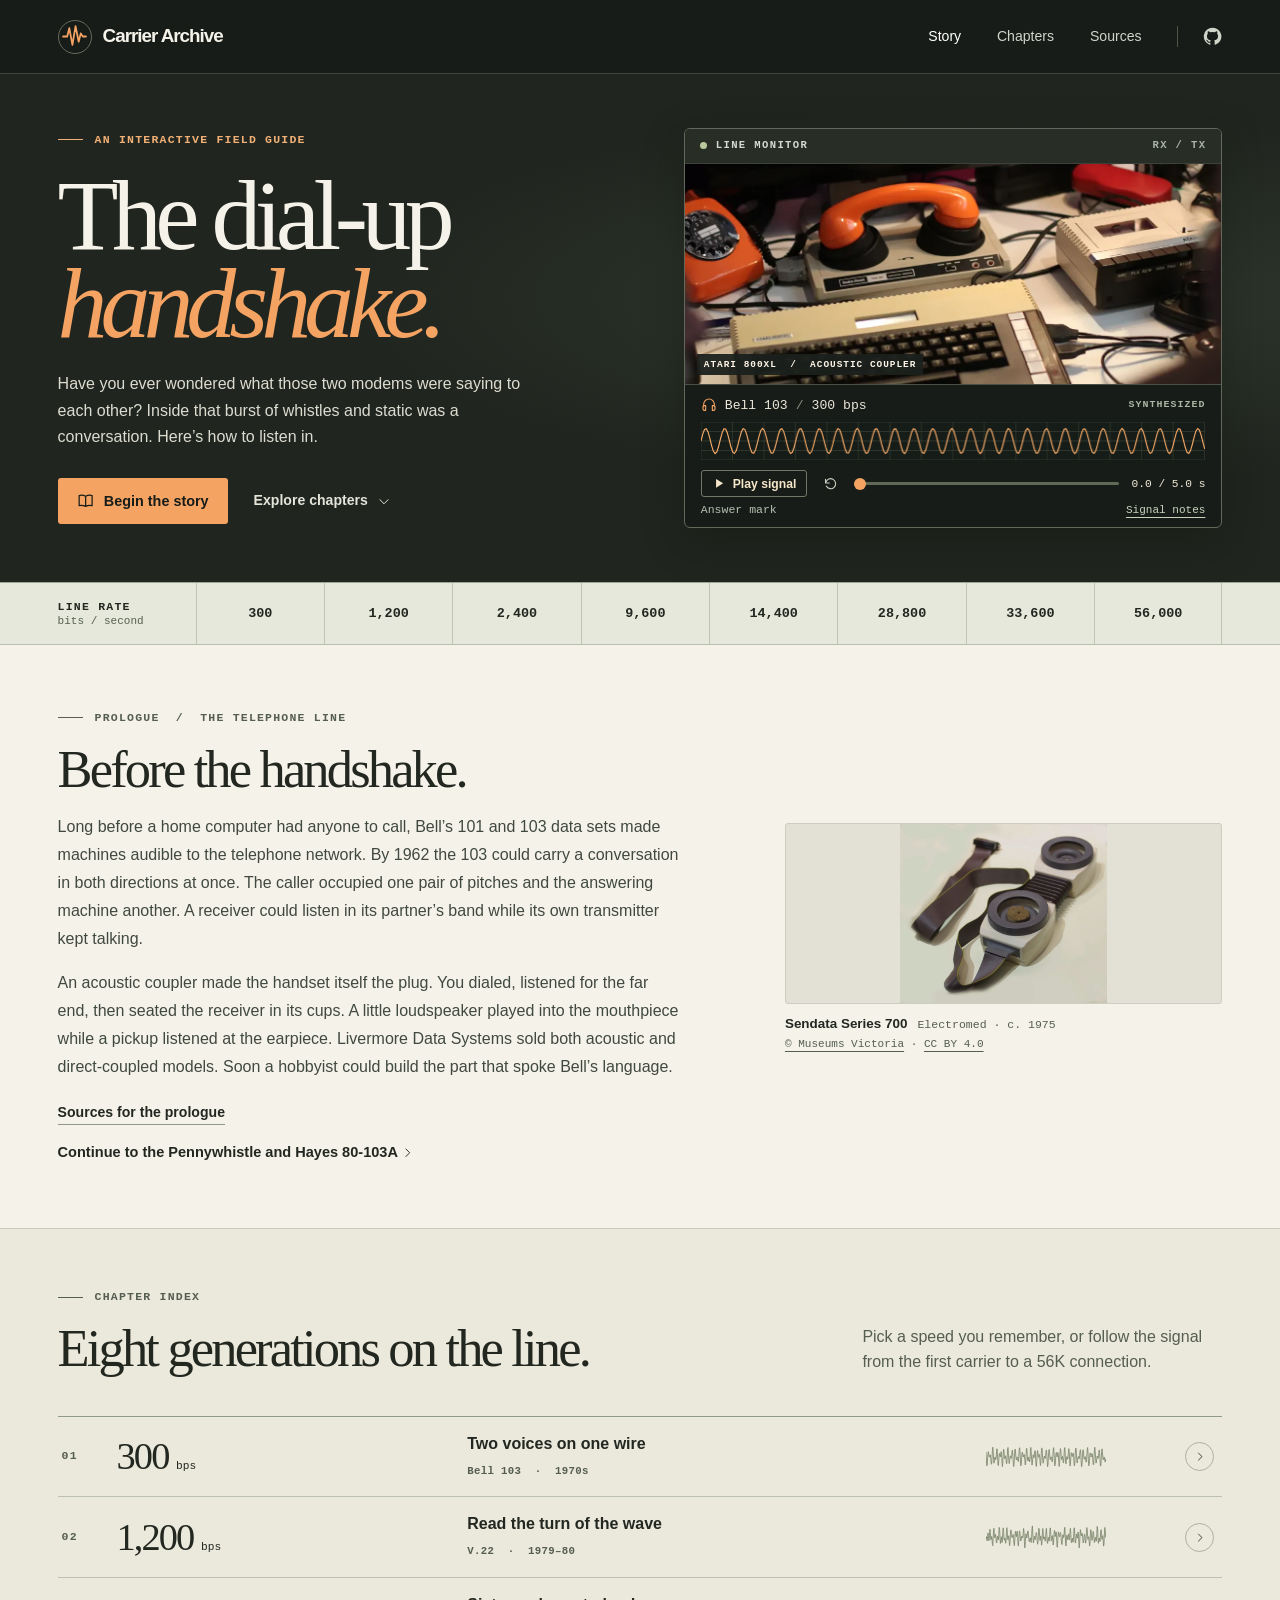
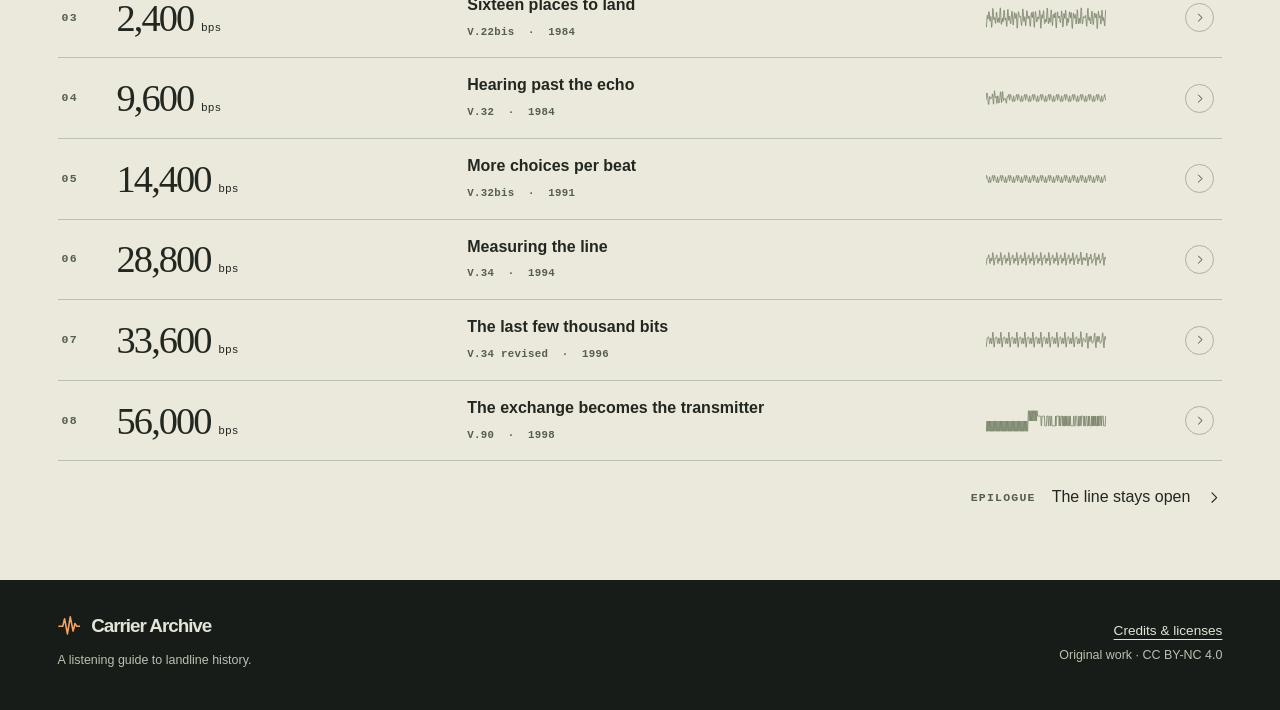
<file: index.html>
<!doctype html><html lang="en"><head><meta charset="utf-8"><meta name="viewport" content="width=device-width, initial-scale=1"><meta name="theme-color" content="#1d201c"><meta name="description" content="Explore eight generations of dial-up modems through annotated synthesized signals, archival photographs and the engineering behind the handshake."><title>The dial-up handshake · Carrier Archive</title><link rel="icon" href="assets/mark.svg"><link rel="stylesheet" href="style.css"><script type="module" src="js/player.js"></script></head><body><a class="skip" href="#main">Skip to content</a><header class="mast"><div class="wrap mast-row"><a class="brand" href="index.html"><span class="brandmark"><svg viewBox="0 0 24 24" class="icon" fill="none" stroke="currentColor" stroke-width="1.7" stroke-linecap="round" stroke-linejoin="round" aria-hidden="true"><path d="M1 12h4l2-8 3 16 3-18 3 15 2-8 2 3h3"/></svg></span> Carrier Archive</a><nav aria-label="Primary"><a class="sel" href="index.html#origins">Story</a><a class="" href="index.html#chapters">Chapters</a><a class="" href="sources.html">Sources</a><a class="repo" href="https://github.com/ahknight/modems-astra-work-high" aria-label="GitHub repository"><svg viewBox="0 0 24 24" class="icon" fill="none" stroke="currentColor" stroke-width="1.7" stroke-linecap="round" stroke-linejoin="round" aria-hidden="true"><path fill="currentColor" stroke="none" d="M12 1a11 11 0 0 0-3.48 21.43c.55.1.75-.24.75-.53v-2.05c-3.07.67-3.72-1.3-3.72-1.3-.5-1.28-1.22-1.62-1.22-1.62-1-.68.08-.67.08-.67 1.1.08 1.69 1.14 1.69 1.14.98 1.69 2.58 1.2 3.21.92.1-.71.39-1.2.7-1.47-2.46-.28-5.04-1.23-5.04-5.47 0-1.21.43-2.2 1.14-2.97-.11-.28-.49-1.4.11-2.92 0 0 .93-.3 3.03 1.13a10.47 10.47 0 0 1 5.5 0c2.1-1.43 3.03-1.13 3.03-1.13.6 1.52.22 2.64.11 2.92.71.77 1.14 1.76 1.14 2.97 0 4.25-2.59 5.18-5.06 5.45.4.35.75 1.03.75 2.08v3.07c0 .3.2.64.76.53A11 11 0 0 0 12 1z"/></svg></a></nav></div></header><main id="main"><section class="hero"><div class="wrap hero-grid"><div class="hero-copy"><div class="eyebrow"><span class="rule"></span>AN INTERACTIVE FIELD GUIDE</div><h1>The dial-up<br><em>handshake.</em></h1><p>Have you ever wondered what those two modems were saying to each other? Inside that burst of whistles and static was a conversation. Here’s how to listen in.</p><div class="hero-actions"><a class="button paper" href="#origins"><svg viewBox="0 0 24 24" class="icon" fill="none" stroke="currentColor" stroke-width="1.7" stroke-linecap="round" stroke-linejoin="round" aria-hidden="true"><path d="M3 5c3-1 6-.6 9 1 3-1.6 6-2 9-1v14c-3-1-6-.6-9 1-3-1.6-6-2-9-1zM12 6v14"/></svg>Begin the story</a><a class="text-link" href="#chapters">Explore chapters <svg viewBox="0 0 24 24" class="icon" fill="none" stroke="currentColor" stroke-width="1.7" stroke-linecap="round" stroke-linejoin="round" aria-hidden="true"><path d="m5 9 7 7 7-7"/></svg></a></div></div><figure class="hero-instrument" data-player="300" data-mini><div class="plate"><span><i class="lamp"></i> LINE MONITOR</span><span>RX / TX</span></div><div class="photo-well"><img src="assets/atari.webp" fetchpriority="high" alt="An orange telephone handset rests in the rubber cups of a Radio Shack modem beside an Atari 800XL and its cassette deck."><span class="photo-tag">ATARI 800XL &nbsp;/&nbsp; ACOUSTIC COUPLER</span></div><div class="hero-console"><div class="console-label"><span><svg viewBox="0 0 24 24" class="icon" fill="none" stroke="currentColor" stroke-width="1.7" stroke-linecap="round" stroke-linejoin="round" aria-hidden="true"><path d="M4 14v-3a8 8 0 0 1 16 0v3M4 13h3v7H5a2 2 0 0 1-2-2v-3a2 2 0 0 1 1-2zm16 0h-3v7h2a2 2 0 0 0 2-2v-3a2 2 0 0 0-1-2z"/></svg> Bell 103 <b>/</b> 300 bps</span><small>SYNTHESIZED</small></div><canvas data-scope role="img" aria-label="Oscilloscope displaying the generated Bell 103 waveform"></canvas><div class="transport"><button type="button" class="play" data-play aria-label="Play signal"><svg viewBox="0 0 24 24" class="icon" fill="none" stroke="currentColor" stroke-width="1.7" stroke-linecap="round" stroke-linejoin="round" aria-hidden="true"><path d="M7 4.5v15l12-7.5z" fill="currentColor" stroke="none"/></svg><span>Play signal</span></button><button type="button" class="restart" data-restart aria-label="Restart signal" title="Restart signal"><svg viewBox="0 0 24 24" class="icon" fill="none" stroke="currentColor" stroke-width="1.7" stroke-linecap="round" stroke-linejoin="round" aria-hidden="true"><path d="M4 5v6h6"/><path d="M4.5 10a8 8 0 1 1 .7 6"/></svg></button><label class="seek"><span class="sr">Signal position in seconds</span><input data-seek type="range" min="0" max="1" step=".001" value="0"></label><span class="clock" data-clock>0:00</span></div><span class="sr" data-status role="status"></span><div class="mini-info"><div data-current class="mini-stage">Answer mark</div><a href="chapters/300.html#laboratory">Signal notes</a></div></div><noscript><p>Enable JavaScript to play the generated signal.</p></noscript></figure></div></section><nav class="rate-nav" aria-label="Browse by line rate"><div class="wrap rate-inner"><span class="rail-label">LINE RATE <small>bits / second</small></span><div class="rates"><a class="" href="chapters/300.html" aria-label="300 bits per second, Bell 103">300</a><a class="" href="chapters/1200.html" aria-label="1,200 bits per second, V.22">1,200</a><a class="" href="chapters/2400.html" aria-label="2,400 bits per second, V.22bis">2,400</a><a class="" href="chapters/9600.html" aria-label="9,600 bits per second, V.32">9,600</a><a class="" href="chapters/14400.html" aria-label="14,400 bits per second, V.32bis">14,400</a><a class="" href="chapters/28800.html" aria-label="28,800 bits per second, V.34">28,800</a><a class="" href="chapters/33600.html" aria-label="33,600 bits per second, V.34 revised">33,600</a><a class="" href="chapters/56000.html" aria-label="56,000 bits per second, V.90">56,000</a></div></div></nav><section class="origins wrap" id="origins"><div class="origin-copy"><div class="eyebrow"><span class="rule"></span>PROLOGUE &nbsp;/&nbsp; THE TELEPHONE LINE</div><h2>Before the handshake.</h2><p>Long before a home computer had anyone to call, Bell’s 101 and 103 data sets made machines audible to the telephone network. By 1962 the 103 could carry a conversation in both directions at once. The caller occupied one pair of pitches and the answering machine another. A receiver could listen in its partner’s band while its own transmitter kept talking.</p><p>An acoustic coupler made the handset itself the plug. You dialed, listened for the far end, then seated the receiver in its cups. A little loudspeaker played into the mouthpiece while a pickup listened at the earpiece. Livermore Data Systems sold both acoustic and direct-coupled models. Soon a hobbyist could build the part that spoke Bell’s language.</p><a class="sub-link" href="sources.html#origin">Sources for the prologue</a><div class="prologue-next"><a href="chapters/300.html">Continue to the Pennywhistle and Hayes 80-103A <svg viewBox="0 0 24 24" class="icon" fill="none" stroke="currentColor" stroke-width="1.7" stroke-linecap="round" stroke-linejoin="round" aria-hidden="true"><path d="m9 5 7 7-7 7"/></svg></a></div></div><figure class="artifact"><div class="artifact-img"><img src="assets/sendata.webp" alt="Two rubber-lined sockets join at a flexible middle section. Straps extend from the ends to secure a handset against the sockets." loading="lazy"></div><figcaption><strong>Sendata Series 700</strong><span>Electromed · c. 1975</span><small><a href="https://collections.museumsvictoria.com.au/items/404180">© Museums Victoria</a> · <a href="https://creativecommons.org/licenses/by/4.0/">CC BY 4.0</a></small></figcaption></figure></section><section class="index-band" id="chapters"><div class="wrap"><div class="eyebrow"><span class="rule"></span>CHAPTER INDEX</div><div class="index-head"><h2>Eight generations on the line.</h2><p>Pick a speed you remember, or follow the signal from the first carrier to a 56K connection.</p></div><div class="chapter-rows"><a class="chapter-row" href="chapters/300.html"><span class="ch-num">01</span><span class="row-rate">300 <small>bps</small></span><span class="row-story"><b>Two voices on one wire</b><small>Bell 103 &nbsp;·&nbsp; 1970s</small></span><img src="assets/trace-300.svg" alt="" loading="lazy"><span class="go"><svg viewBox="0 0 24 24" class="icon" fill="none" stroke="currentColor" stroke-width="1.7" stroke-linecap="round" stroke-linejoin="round" aria-hidden="true"><path d="m9 5 7 7-7 7"/></svg></span></a><a class="chapter-row" href="chapters/1200.html"><span class="ch-num">02</span><span class="row-rate">1,200 <small>bps</small></span><span class="row-story"><b>Read the turn of the wave</b><small>V.22 &nbsp;·&nbsp; 1979–80</small></span><img src="assets/trace-1200.svg" alt="" loading="lazy"><span class="go"><svg viewBox="0 0 24 24" class="icon" fill="none" stroke="currentColor" stroke-width="1.7" stroke-linecap="round" stroke-linejoin="round" aria-hidden="true"><path d="m9 5 7 7-7 7"/></svg></span></a><a class="chapter-row" href="chapters/2400.html"><span class="ch-num">03</span><span class="row-rate">2,400 <small>bps</small></span><span class="row-story"><b>Sixteen places to land</b><small>V.22bis &nbsp;·&nbsp; 1984</small></span><img src="assets/trace-2400.svg" alt="" loading="lazy"><span class="go"><svg viewBox="0 0 24 24" class="icon" fill="none" stroke="currentColor" stroke-width="1.7" stroke-linecap="round" stroke-linejoin="round" aria-hidden="true"><path d="m9 5 7 7-7 7"/></svg></span></a><a class="chapter-row" href="chapters/9600.html"><span class="ch-num">04</span><span class="row-rate">9,600 <small>bps</small></span><span class="row-story"><b>Hearing past the echo</b><small>V.32 &nbsp;·&nbsp; 1984</small></span><img src="assets/trace-9600.svg" alt="" loading="lazy"><span class="go"><svg viewBox="0 0 24 24" class="icon" fill="none" stroke="currentColor" stroke-width="1.7" stroke-linecap="round" stroke-linejoin="round" aria-hidden="true"><path d="m9 5 7 7-7 7"/></svg></span></a><a class="chapter-row" href="chapters/14400.html"><span class="ch-num">05</span><span class="row-rate">14,400 <small>bps</small></span><span class="row-story"><b>More choices per beat</b><small>V.32bis &nbsp;·&nbsp; 1991</small></span><img src="assets/trace-14400.svg" alt="" loading="lazy"><span class="go"><svg viewBox="0 0 24 24" class="icon" fill="none" stroke="currentColor" stroke-width="1.7" stroke-linecap="round" stroke-linejoin="round" aria-hidden="true"><path d="m9 5 7 7-7 7"/></svg></span></a><a class="chapter-row" href="chapters/28800.html"><span class="ch-num">06</span><span class="row-rate">28,800 <small>bps</small></span><span class="row-story"><b>Measuring the line</b><small>V.34 &nbsp;·&nbsp; 1994</small></span><img src="assets/trace-28800.svg" alt="" loading="lazy"><span class="go"><svg viewBox="0 0 24 24" class="icon" fill="none" stroke="currentColor" stroke-width="1.7" stroke-linecap="round" stroke-linejoin="round" aria-hidden="true"><path d="m9 5 7 7-7 7"/></svg></span></a><a class="chapter-row" href="chapters/33600.html"><span class="ch-num">07</span><span class="row-rate">33,600 <small>bps</small></span><span class="row-story"><b>The last few thousand bits</b><small>V.34 revised &nbsp;·&nbsp; 1996</small></span><img src="assets/trace-33600.svg" alt="" loading="lazy"><span class="go"><svg viewBox="0 0 24 24" class="icon" fill="none" stroke="currentColor" stroke-width="1.7" stroke-linecap="round" stroke-linejoin="round" aria-hidden="true"><path d="m9 5 7 7-7 7"/></svg></span></a><a class="chapter-row" href="chapters/56000.html"><span class="ch-num">08</span><span class="row-rate">56,000 <small>bps</small></span><span class="row-story"><b>The exchange becomes the transmitter</b><small>V.90 &nbsp;·&nbsp; 1998</small></span><img src="assets/trace-56000.svg" alt="" loading="lazy"><span class="go"><svg viewBox="0 0 24 24" class="icon" fill="none" stroke="currentColor" stroke-width="1.7" stroke-linecap="round" stroke-linejoin="round" aria-hidden="true"><path d="m9 5 7 7-7 7"/></svg></span></a></div><a class="end-link" href="epilogue.html"><span>EPILOGUE</span> The line stays open <svg viewBox="0 0 24 24" class="icon" fill="none" stroke="currentColor" stroke-width="1.7" stroke-linecap="round" stroke-linejoin="round" aria-hidden="true"><path d="m9 5 7 7-7 7"/></svg></a></div></section></main><footer><div class="wrap footer-in"><div><a class="brand" href="index.html"><svg viewBox="0 0 24 24" class="icon" fill="none" stroke="currentColor" stroke-width="1.7" stroke-linecap="round" stroke-linejoin="round" aria-hidden="true"><path d="M1 12h4l2-8 3 16 3-18 3 15 2-8 2 3h3"/></svg> Carrier Archive</a><p>A listening guide to landline history.</p></div><div><a href="sources.html#rights">Credits &amp; licenses</a><span>Original work · CC BY-NC 4.0</span></div></div></footer></body></html>
</file>
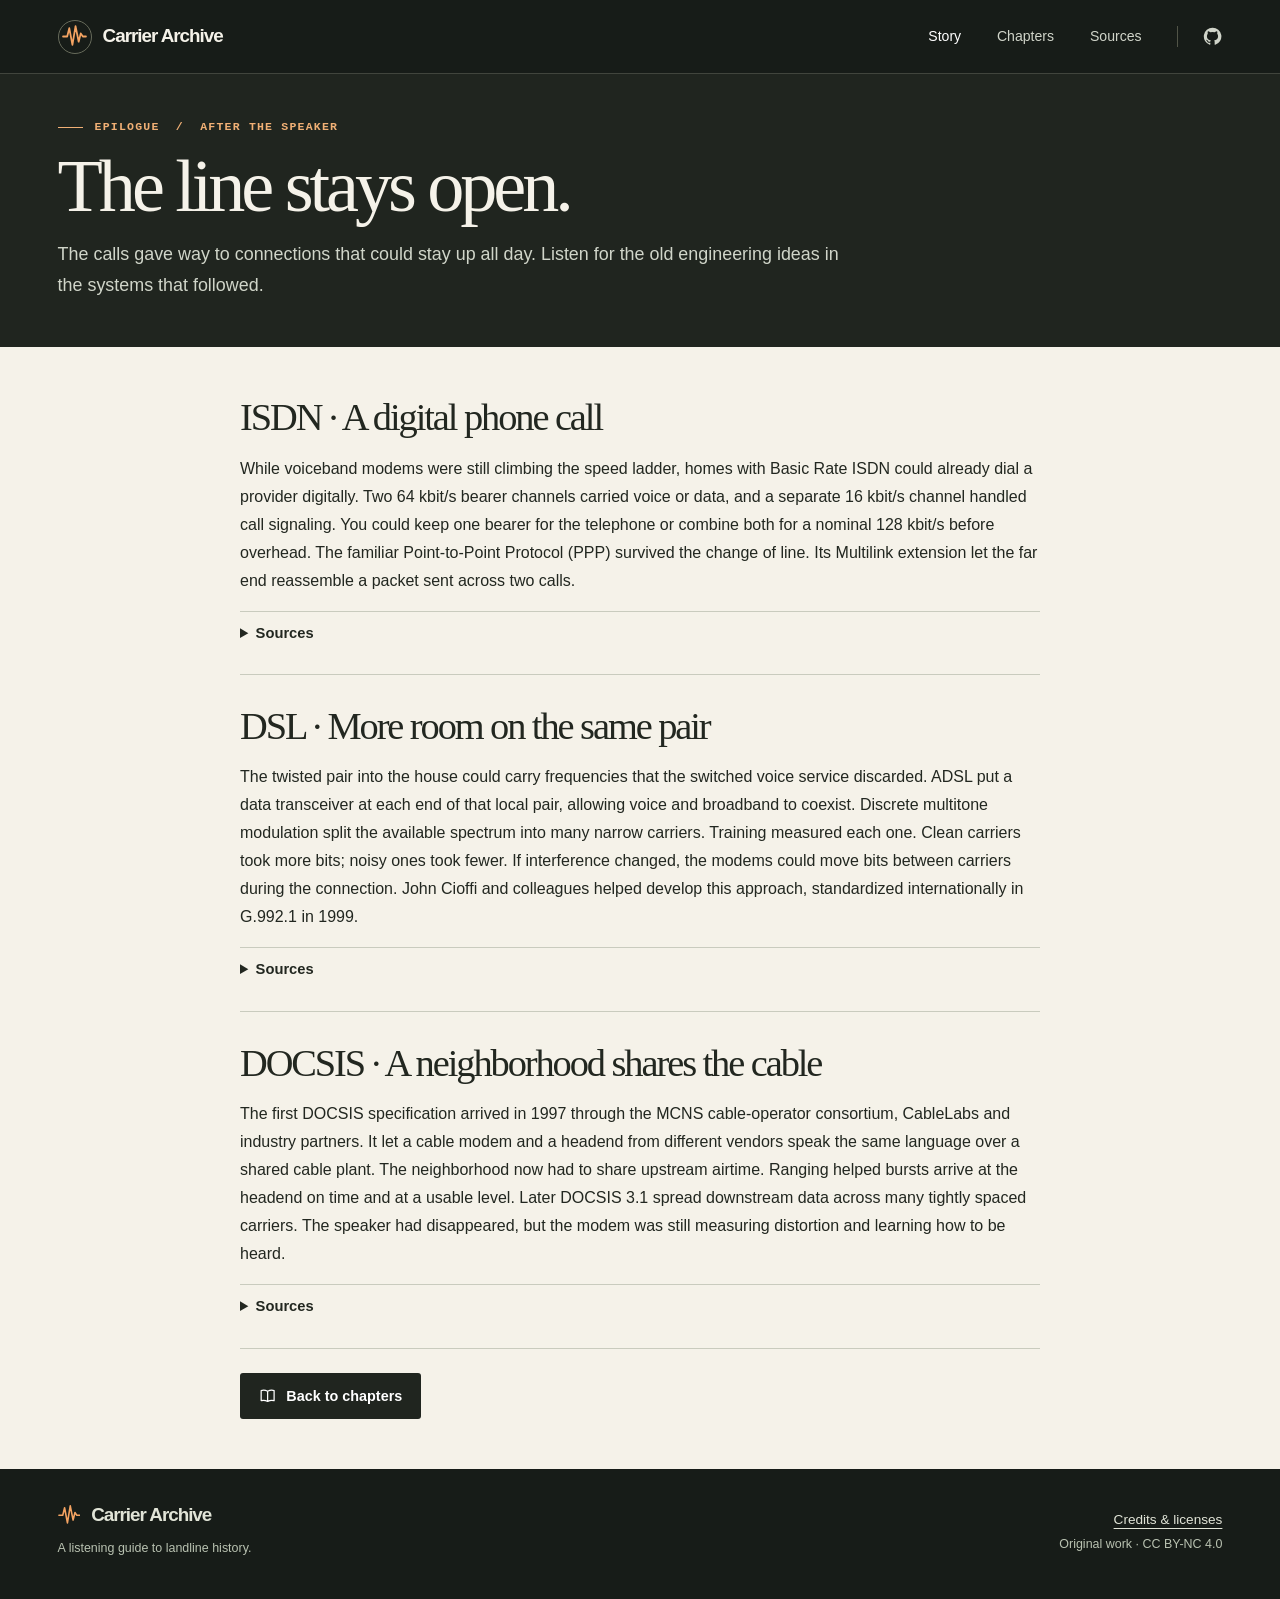
<file: epilogue.html>
<!doctype html><html lang="en"><head><meta charset="utf-8"><meta name="viewport" content="width=device-width, initial-scale=1"><meta name="theme-color" content="#1d201c"><meta name="description" content="Explore eight generations of dial-up modems through annotated synthesized signals, archival photographs and the engineering behind the handshake."><title>The line stays open · Carrier Archive</title><link rel="icon" href="assets/mark.svg"><link rel="stylesheet" href="style.css"><script type="module" src="js/player.js"></script></head><body><a class="skip" href="#main">Skip to content</a><header class="mast"><div class="wrap mast-row"><a class="brand" href="index.html"><span class="brandmark"><svg viewBox="0 0 24 24" class="icon" fill="none" stroke="currentColor" stroke-width="1.7" stroke-linecap="round" stroke-linejoin="round" aria-hidden="true"><path d="M1 12h4l2-8 3 16 3-18 3 15 2-8 2 3h3"/></svg></span> Carrier Archive</a><nav aria-label="Primary"><a class="sel" href="index.html#origins">Story</a><a class="" href="index.html#chapters">Chapters</a><a class="" href="sources.html">Sources</a><a class="repo" href="https://github.com/ahknight/modems-astra-work-high" aria-label="GitHub repository"><svg viewBox="0 0 24 24" class="icon" fill="none" stroke="currentColor" stroke-width="1.7" stroke-linecap="round" stroke-linejoin="round" aria-hidden="true"><path fill="currentColor" stroke="none" d="M12 1a11 11 0 0 0-3.48 21.43c.55.1.75-.24.75-.53v-2.05c-3.07.67-3.72-1.3-3.72-1.3-.5-1.28-1.22-1.62-1.22-1.62-1-.68.08-.67.08-.67 1.1.08 1.69 1.14 1.69 1.14.98 1.69 2.58 1.2 3.21.92.1-.71.39-1.2.7-1.47-2.46-.28-5.04-1.23-5.04-5.47 0-1.21.43-2.2 1.14-2.97-.11-.28-.49-1.4.11-2.92 0 0 .93-.3 3.03 1.13a10.47 10.47 0 0 1 5.5 0c2.1-1.43 3.03-1.13 3.03-1.13.6 1.52.22 2.64.11 2.92.71.77 1.14 1.76 1.14 2.97 0 4.25-2.59 5.18-5.06 5.45.4.35.75 1.03.75 2.08v3.07c0 .3.2.64.76.53A11 11 0 0 0 12 1z"/></svg></a></nav></div></header><main id="main"><div class="chapter-head"><div class="wrap"><div class="eyebrow"><span class="rule"></span>EPILOGUE &nbsp;/&nbsp; AFTER THE SPEAKER</div><h1>The line stays open.</h1><p>The calls gave way to connections that could stay up all day. Listen for the old engineering ideas in the systems that followed.</p></div></div><article class="epilogue wrap"><section><h2>ISDN · A digital phone call</h2><p>While voiceband modems were still climbing the speed ladder, homes with Basic Rate ISDN could already dial a provider digitally. Two 64 kbit/s bearer channels carried voice or data, and a separate 16 kbit/s channel handled call signaling. You could keep one bearer for the telephone or combine both for a nominal 128 kbit/s before overhead. The familiar Point-to-Point Protocol (PPP) survived the change of line. Its Multilink extension let the far end reassemble a packet sent across two calls.</p><details><summary>Sources</summary><ul class="refs"><li><a href="https://www.cisco.com/c/en/us/td/docs/ios/dial/configuration/guide/15_1s/dia_15_1s_book/dia_cfg_isdn_bri.pdf">Cisco · ISDN Basic Rate Interface</a></li><li><a href="https://www.rfc-editor.org/rfc/rfc1618.html">IETF · PPP over ISDN (1994)</a></li><li><a href="https://www.rfc-editor.org/rfc/rfc1990.html">IETF · Multilink PPP (1996)</a></li></ul></details></section><section><h2>DSL · More room on the same pair</h2><p>The twisted pair into the house could carry frequencies that the switched voice service discarded. ADSL put a data transceiver at each end of that local pair, allowing voice and broadband to coexist. Discrete multitone modulation split the available spectrum into many narrow carriers. Training measured each one. Clean carriers took more bits; noisy ones took fewer. If interference changed, the modems could move bits between carriers during the connection. John Cioffi and colleagues helped develop this approach, standardized internationally in G.992.1 in 1999.</p><details><summary>Sources</summary><ul class="refs"><li><a href="https://www.itu.int/itu-t/recommendations/rec.aspx?lang=en&amp;rec=4718">ITU-T · G.992.1, ADSL transceivers (1999)</a></li><li><a href="https://cioffi-group.stanford.edu/mlc/group.html">Stanford · Cioffi group and discrete multitone modulation</a></li><li><a href="https://web.stanford.edu/~cioffi/pdf/short.pdf">John Cioffi · The Essential Merit of Bit-Swapping</a></li></ul></details></section><section><h2>DOCSIS · A neighborhood shares the cable</h2><p>The first DOCSIS specification arrived in 1997 through the MCNS cable-operator consortium, CableLabs and industry partners. It let a cable modem and a headend from different vendors speak the same language over a shared cable plant. The neighborhood now had to share upstream airtime. Ranging helped bursts arrive at the headend on time and at a usable level. Later DOCSIS 3.1 spread downstream data across many tightly spaced carriers. The speaker had disappeared, but the modem was still measuring distortion and learning how to be heard.</p><details><summary>Sources</summary><ul class="refs"><li><a href="https://account.cablelabs.com/server/alfresco/c021877d-cce7-434a-b3ac-9cc466d6c601">CableLabs · history, ranging and equalization, §§6.1–6.2 and Appendix II</a></li><li><a href="https://account.cablelabs.com/server/alfresco/64f9563d-fadc-408e-9991-501846cc84d8">CableLabs · DOCSIS 3.1 physical layer, §7</a></li></ul></details></section><a class="button ink" href="index.html#chapters"><svg viewBox="0 0 24 24" class="icon" fill="none" stroke="currentColor" stroke-width="1.7" stroke-linecap="round" stroke-linejoin="round" aria-hidden="true"><path d="M3 5c3-1 6-.6 9 1 3-1.6 6-2 9-1v14c-3-1-6-.6-9 1-3-1.6-6-2-9-1zM12 6v14"/></svg>Back to chapters</a></article></main><footer><div class="wrap footer-in"><div><a class="brand" href="index.html"><svg viewBox="0 0 24 24" class="icon" fill="none" stroke="currentColor" stroke-width="1.7" stroke-linecap="round" stroke-linejoin="round" aria-hidden="true"><path d="M1 12h4l2-8 3 16 3-18 3 15 2-8 2 3h3"/></svg> Carrier Archive</a><p>A listening guide to landline history.</p></div><div><a href="sources.html#rights">Credits &amp; licenses</a><span>Original work · CC BY-NC 4.0</span></div></div></footer></body></html>
</file>
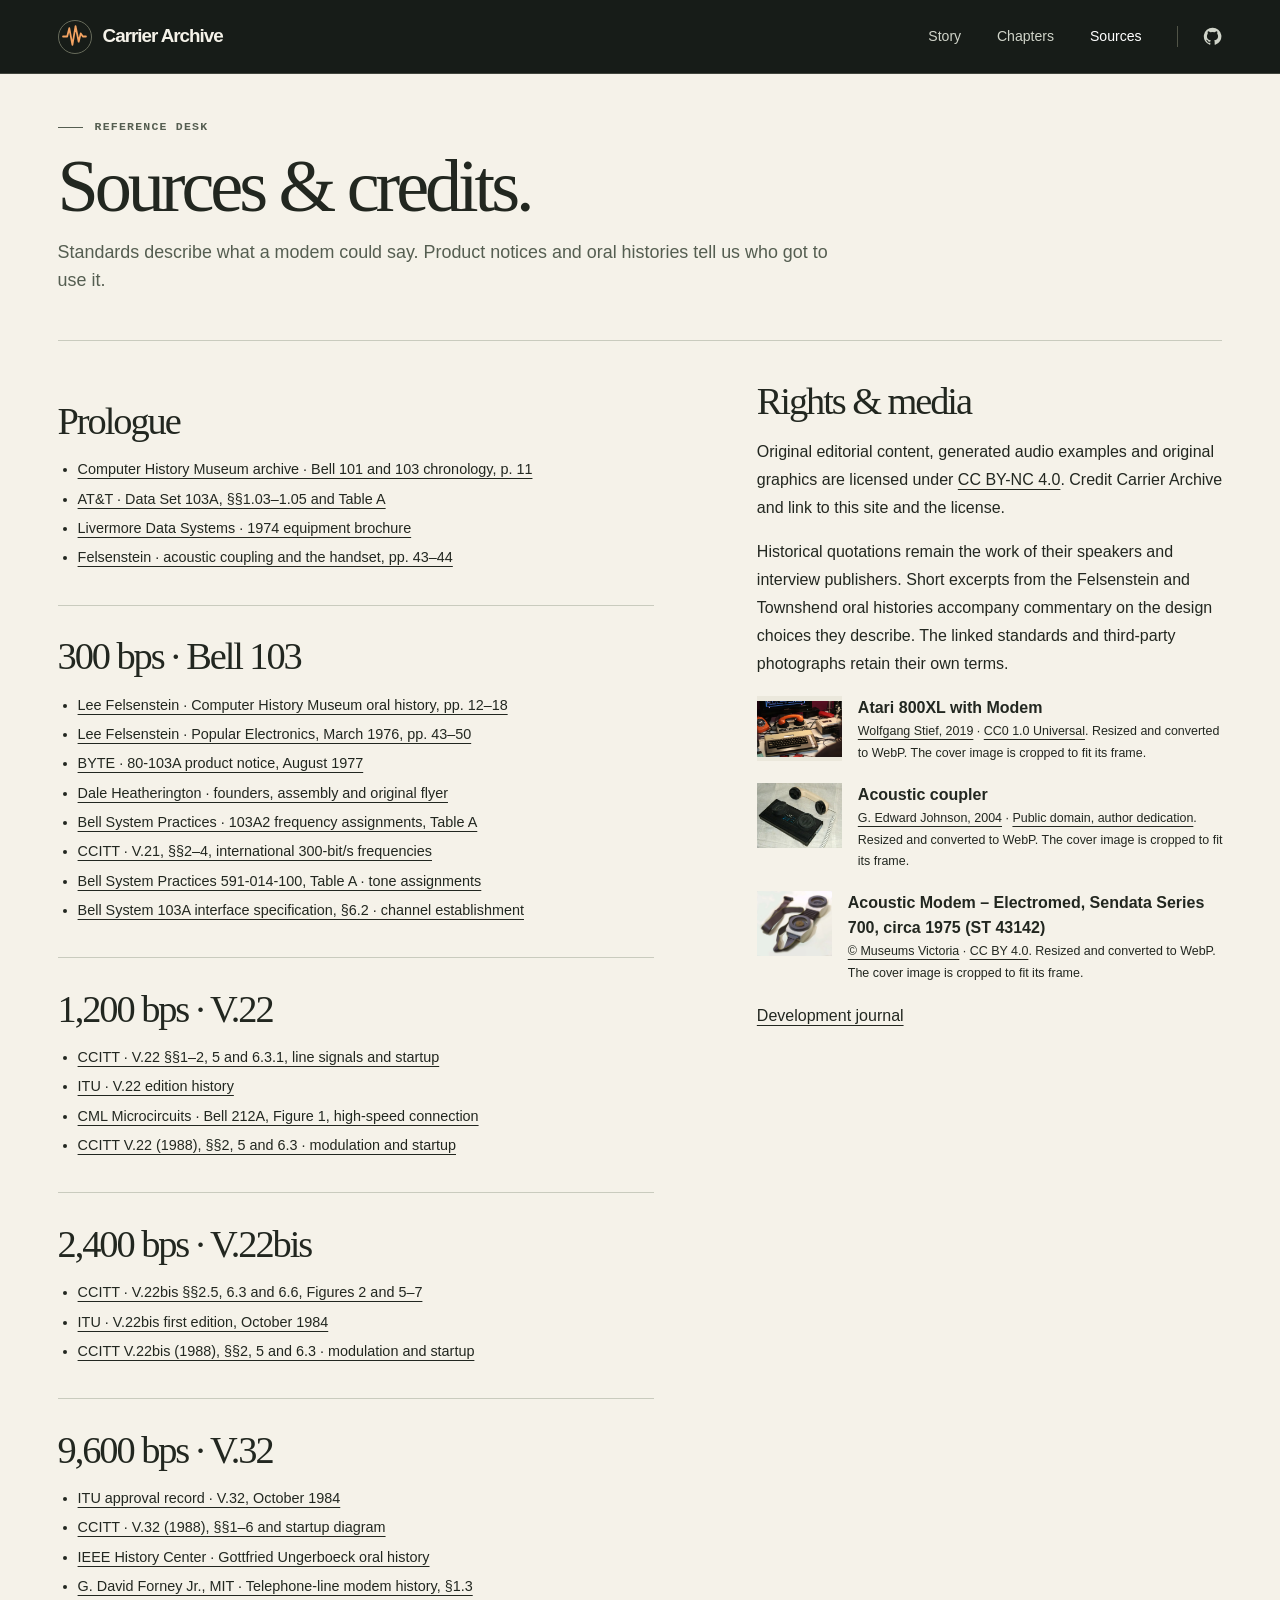
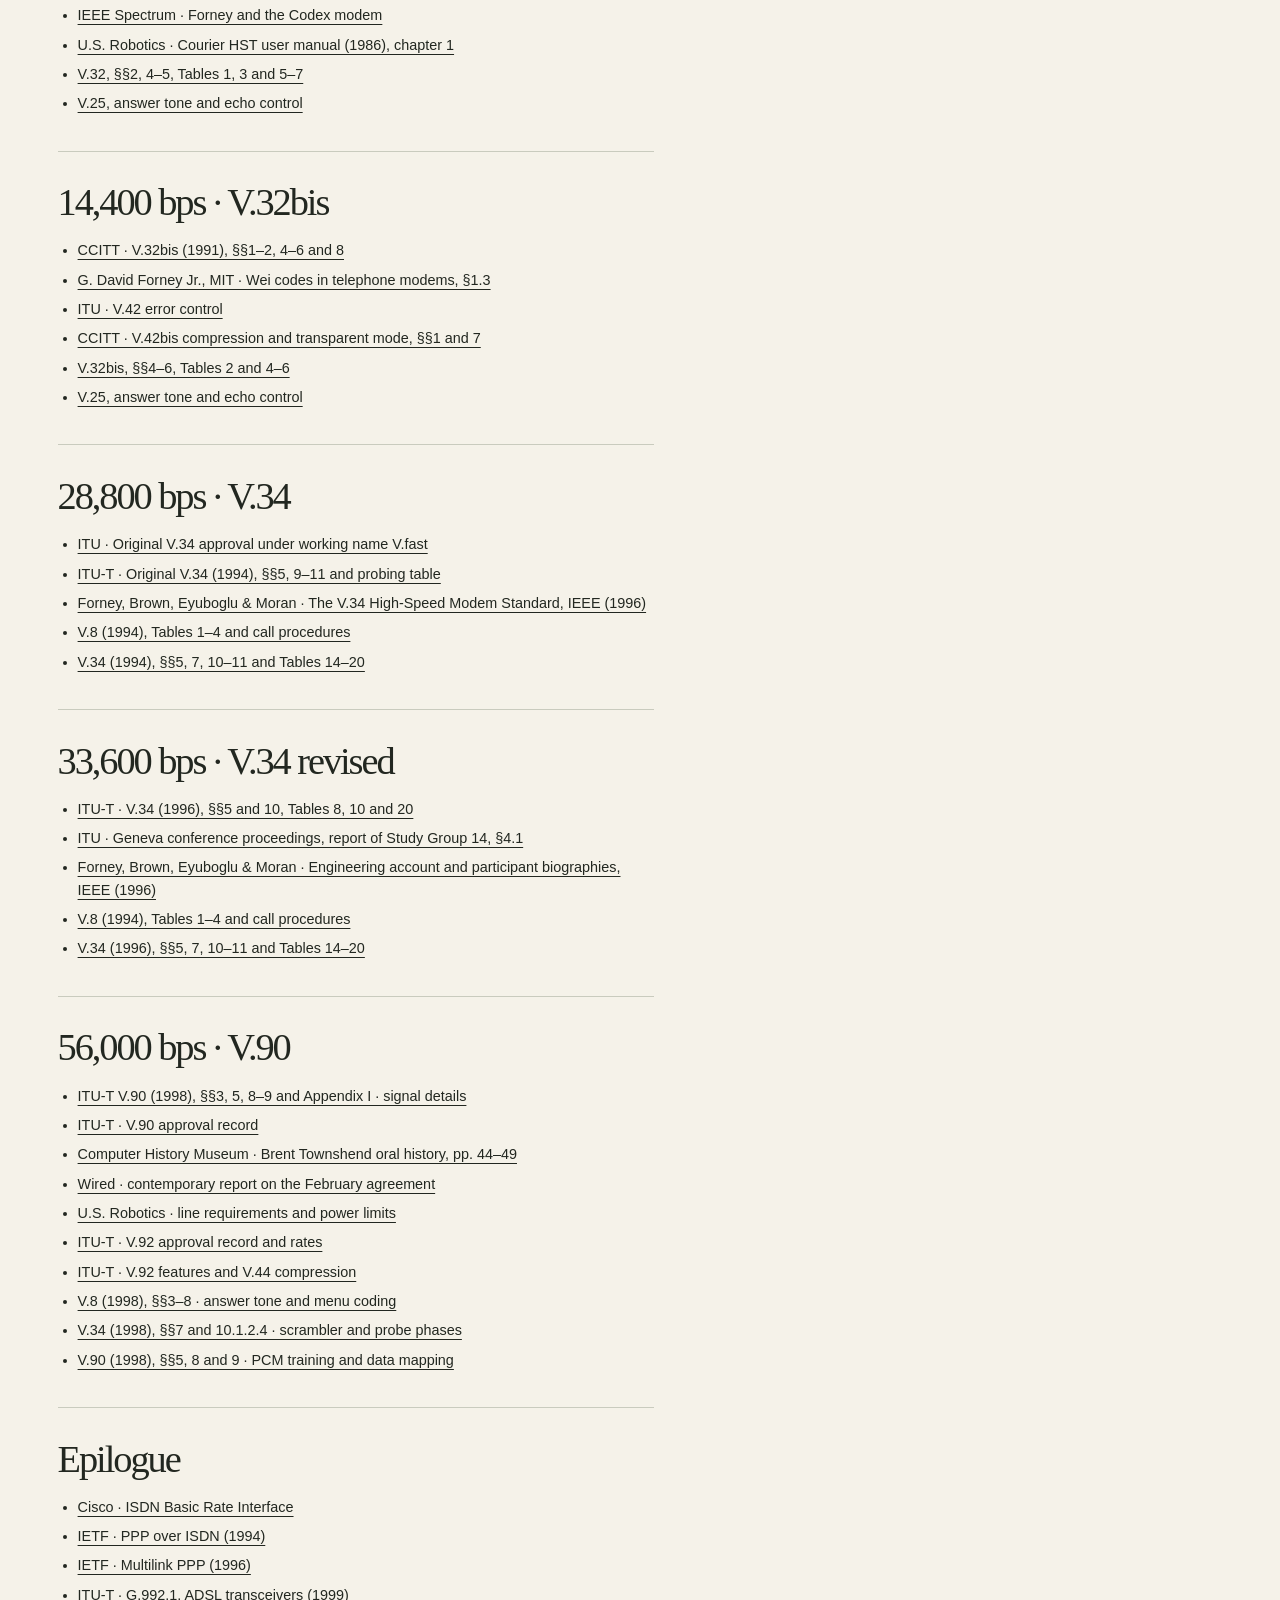
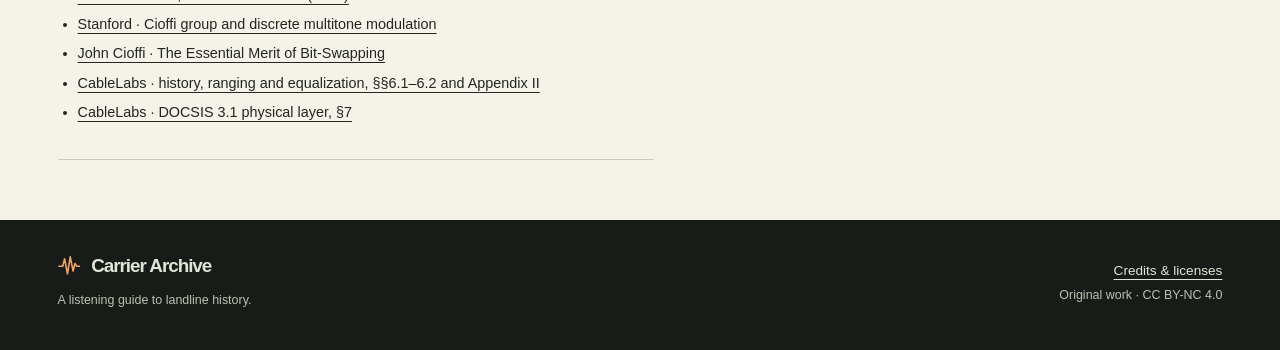
<file: sources.html>
<!doctype html><html lang="en"><head><meta charset="utf-8"><meta name="viewport" content="width=device-width, initial-scale=1"><meta name="theme-color" content="#1d201c"><meta name="description" content="Explore eight generations of dial-up modems through annotated synthesized signals, archival photographs and the engineering behind the handshake."><title>Sources and credits · Carrier Archive</title><link rel="icon" href="assets/mark.svg"><link rel="stylesheet" href="style.css"><script type="module" src="js/player.js"></script></head><body><a class="skip" href="#main">Skip to content</a><header class="mast"><div class="wrap mast-row"><a class="brand" href="index.html"><span class="brandmark"><svg viewBox="0 0 24 24" class="icon" fill="none" stroke="currentColor" stroke-width="1.7" stroke-linecap="round" stroke-linejoin="round" aria-hidden="true"><path d="M1 12h4l2-8 3 16 3-18 3 15 2-8 2 3h3"/></svg></span> Carrier Archive</a><nav aria-label="Primary"><a class="" href="index.html#origins">Story</a><a class="" href="index.html#chapters">Chapters</a><a class="sel" href="sources.html">Sources</a><a class="repo" href="https://github.com/ahknight/modems-astra-work-high" aria-label="GitHub repository"><svg viewBox="0 0 24 24" class="icon" fill="none" stroke="currentColor" stroke-width="1.7" stroke-linecap="round" stroke-linejoin="round" aria-hidden="true"><path fill="currentColor" stroke="none" d="M12 1a11 11 0 0 0-3.48 21.43c.55.1.75-.24.75-.53v-2.05c-3.07.67-3.72-1.3-3.72-1.3-.5-1.28-1.22-1.62-1.22-1.62-1-.68.08-.67.08-.67 1.1.08 1.69 1.14 1.69 1.14.98 1.69 2.58 1.2 3.21.92.1-.71.39-1.2.7-1.47-2.46-.28-5.04-1.23-5.04-5.47 0-1.21.43-2.2 1.14-2.97-.11-.28-.49-1.4.11-2.92 0 0 .93-.3 3.03 1.13a10.47 10.47 0 0 1 5.5 0c2.1-1.43 3.03-1.13 3.03-1.13.6 1.52.22 2.64.11 2.92.71.77 1.14 1.76 1.14 2.97 0 4.25-2.59 5.18-5.06 5.45.4.35.75 1.03.75 2.08v3.07c0 .3.2.64.76.53A11 11 0 0 0 12 1z"/></svg></a></nav></div></header><main id="main"><div class="page-intro wrap"><div class="eyebrow"><span class="rule"></span>REFERENCE DESK</div><h1>Sources &amp; credits.</h1><p>Standards describe what a modem could say. Product notices and oral histories tell us who got to use it.</p></div><div class="reference wrap"><div class="ref-list"><section id="origin"><h2>Prologue</h2><ul class="refs"><li><a href="https://archive.computerhistory.org/resources/access/text/2022/08/102806104-05-01-acc.pdf#page=11">Computer History Museum archive · Bell 101 and 103 chronology, p. 11</a></li><li><a href="https://bitsavers.org/communications/westernElectric/modems/591-014-100_Data_Set_103A_Identification_and_Operation_Jan67.pdf#page=2">AT&amp;T · Data Set 103A, §§1.03–1.05 and Table A</a></li><li><a href="https://s3data.computerhistory.org/brochures/livermore.70-series-modems.1974.102646309.pdf">Livermore Data Systems · 1974 equipment brochure</a></li><li><a href="https://nnty.fun/downloads/books/TAEL/MAGAZINES/TECHNICAL/DIY/Popular%20Electronics/1976/Poptronics-1976-03.pdf">Felsenstein · acoustic coupling and the handset, pp. 43–44</a></li></ul></section><section id="300"><h2>300 bps · Bell 103</h2><ul class="refs"><li><a href="https://archive.computerhistory.org/resources/access/text/2012/10/102702231-05-01-acc.pdf#page=18">Lee Felsenstein · Computer History Museum oral history, pp. 12–18</a></li><li><a href="https://nnty.fun/downloads/books/TAEL/MAGAZINES/TECHNICAL/DIY/Popular%20Electronics/1976/Poptronics-1976-03.pdf">Lee Felsenstein · Popular Electronics, March 1976, pp. 43–50</a></li><li><a href="https://isaac.lsu.edu/byte/issues/197708_Byte_Magazine_Vol_02-08_Working_with_APL.pdf">BYTE · 80-103A product notice, August 1977</a></li><li><a href="https://www.wa4dsy.net/heatherington/hayes/index.html">Dale Heatherington · founders, assembly and original flyer</a></li><li><a href="https://bitsavers.org/communications/westernElectric/modems/591-014-100_Data_Set_103A_Identification_and_Operation_Jan67.pdf#page=2">Bell System Practices · 103A2 frequency assignments, Table A</a></li><li><a href="https://www.itu.int/rec/T-REC-V.21-198811-I">CCITT · V.21, §§2–4, international 300-bit/s frequencies</a></li><li><a href="https://bitsavers.org/communications/westernElectric/modems/591-014-100_Data_Set_103A_Identification_and_Operation_Jan67.pdf">Bell System Practices 591-014-100, Table A · tone assignments</a></li><li><a href="https://bitsavers.org/communications/westernElectric/modems/103A_Interface_Specification_Feb67.pdf">Bell System 103A interface specification, §6.2 · channel establishment</a></li></ul></section><section id="1200"><h2>1,200 bps · V.22</h2><ul class="refs"><li><a href="https://www.itu.int/rec/T-REC-V.22-198811-I">CCITT · V.22 §§1–2, 5 and 6.3.1, line signals and startup</a></li><li><a href="https://www.itu.int/ITU-T/recommendations/rec.aspx?lang=en&amp;rec=8409">ITU · V.22 edition history</a></li><li><a href="https://cmlmicro.com/Content/Product%20Downloads/Wireline%20Telecom/AN_Telecom_869A_1_May06.pdf">CML Microcircuits · Bell 212A, Figure 1, high-speed connection</a></li><li><a href="https://www.itu.int/rec/T-REC-V.22-198811-I/en">CCITT V.22 (1988), §§2, 5 and 6.3 · modulation and startup</a></li></ul></section><section id="2400"><h2>2,400 bps · V.22bis</h2><ul class="refs"><li><a href="https://www.itu.int/rec/T-REC-V.22bis-198811-I/en">CCITT · V.22bis §§2.5, 6.3 and 6.6, Figures 2 and 5–7</a></li><li><a href="https://www.itu.int/ITU-T/recommendations/rec.aspx?lang=en&amp;rec=6838">ITU · V.22bis first edition, October 1984</a></li><li><a href="https://www.itu.int/rec/T-REC-V.22bis-198811-I/en">CCITT V.22bis (1988), §§2, 5 and 6.3 · modulation and startup</a></li></ul></section><section id="9600"><h2>9,600 bps · V.32</h2><ul class="refs"><li><a href="https://www.itu.int/ITU-T/recommendations/rec.aspx?rec=6864">ITU approval record · V.32, October 1984</a></li><li><a href="https://www.itu.int/rec/dologin_pub.asp?id=T-REC-V.32-198811-S%21%21PDF-E&amp;lang=e&amp;type=items">CCITT · V.32 (1988), §§1–6 and startup diagram</a></li><li><a href="https://ethw.org/Oral-History:Gottfried_Ungerboeck">IEEE History Center · Gottfried Ungerboeck oral history</a></li><li><a href="https://ocw.mit.edu/courses/6-451-principles-of-digital-communication-ii-spring-2005/28eebe8f610d548070dae1bf3f74b6cd_chap_1.pdf">G. David Forney Jr., MIT · Telephone-line modem history, §1.3</a></li><li><a href="https://spectrum.ieee.org/david-forney-modem">IEEE Spectrum · Forney and the Codex modem</a></li><li><a href="https://vtda.org/docs/computing/USRobotics/M610-0101-00_CourierHST_1986.pdf">U.S. Robotics · Courier HST user manual (1986), chapter 1</a></li><li><a href="https://www.itu.int/rec/dologin_pub.asp?id=T-REC-V.32-198811-S%21%21PDF-E&amp;lang=e&amp;type=items">V.32, §§2, 4–5, Tables 1, 3 and 5–7</a></li><li><a href="https://www.itu.int/rec/dologin_pub.asp?id=T-REC-V.25-199610-I%21%21PDF-E&amp;lang=e&amp;type=items">V.25, answer tone and echo control</a></li></ul></section><section id="14400"><h2>14,400 bps · V.32bis</h2><ul class="refs"><li><a href="https://www.itu.int/rec/dologin_pub.asp?id=T-REC-V.32bis-199102-I%21%21PDF-E&amp;lang=e&amp;type=items">CCITT · V.32bis (1991), §§1–2, 4–6 and 8</a></li><li><a href="https://ocw.mit.edu/courses/6-451-principles-of-digital-communication-ii-spring-2005/28eebe8f610d548070dae1bf3f74b6cd_chap_1.pdf">G. David Forney Jr., MIT · Wei codes in telephone modems, §1.3</a></li><li><a href="https://www.itu.int/rec/T-REC-V.42/en">ITU · V.42 error control</a></li><li><a href="https://www.itu.int/rec/dologin_pub.asp?id=T-REC-V.42bis-199001-I%21%21PDF-E&amp;lang=e&amp;type=items">CCITT · V.42bis compression and transparent mode, §§1 and 7</a></li><li><a href="https://www.itu.int/rec/dologin_pub.asp?id=T-REC-V.32bis-199102-I%21%21PDF-E&amp;lang=e&amp;type=items">V.32bis, §§4–6, Tables 2 and 4–6</a></li><li><a href="https://www.itu.int/rec/dologin_pub.asp?id=T-REC-V.25-199610-I%21%21PDF-E&amp;lang=e&amp;type=items">V.25, answer tone and echo control</a></li></ul></section><section id="28800"><h2>28,800 bps · V.34</h2><ul class="refs"><li><a href="https://www.itu.int/ITU-T/recommendations/rec.aspx?rec=2756">ITU · Original V.34 approval under working name V.fast</a></li><li><a href="https://www.itu.int/rec/dologin_pub.asp?id=T-REC-V.34-199409-S%21%21PDF-E&amp;lang=s&amp;type=items">ITU-T · Original V.34 (1994), §§5, 9–11 and probing table</a></li><li><a href="https://device.report/m/b20d3eea0a5c149a573acdb50c3b4edfe935928d7936b1db4b72565df5882e3d.pdf">Forney, Brown, Eyuboglu &amp; Moran · The V.34 High-Speed Modem Standard, IEEE (1996)</a></li><li><a href="https://www.itu.int/rec/dologin_pub.asp?id=T-REC-V.8-199409-S%21%21PDF-E&amp;lang=e&amp;type=items">V.8 (1994), Tables 1–4 and call procedures</a></li><li><a href="https://www.itu.int/rec/dologin_pub.asp?id=T-REC-V.34-199409-S%21%21PDF-E&amp;lang=e&amp;type=items">V.34 (1994), §§5, 7, 10–11 and Tables 14–20</a></li></ul></section><section id="33600"><h2>33,600 bps · V.34 revised</h2><ul class="refs"><li><a href="https://www.itu.int/rec/dologin_pub.asp?id=T-REC-V.34-199610-S%21%21PDF-E&amp;lang=e&amp;type=items">ITU-T · V.34 (1996), §§5 and 10, Tables 8, 10 and 20</a></li><li><a href="https://search.itu.int/history/HistoryDigitalCollectionDocLibrary/4.262.43.en.101.pdf">ITU · Geneva conference proceedings, report of Study Group 14, §4.1</a></li><li><a href="https://device.report/m/b20d3eea0a5c149a573acdb50c3b4edfe935928d7936b1db4b72565df5882e3d.pdf">Forney, Brown, Eyuboglu &amp; Moran · Engineering account and participant biographies, IEEE (1996)</a></li><li><a href="https://www.itu.int/rec/dologin_pub.asp?id=T-REC-V.8-199409-S%21%21PDF-E&amp;lang=e&amp;type=items">V.8 (1994), Tables 1–4 and call procedures</a></li><li><a href="https://www.itu.int/rec/dologin_pub.asp?id=T-REC-V.34-199610-S%21%21PDF-E&amp;lang=e&amp;type=items">V.34 (1996), §§5, 7, 10–11 and Tables 14–20</a></li></ul></section><section id="56000"><h2>56,000 bps · V.90</h2><ul class="refs"><li><a href="https://www.itu.int/rec/dologin_pub.asp?id=T-REC-V.90-199809-I%21%21PDF-E&amp;lang=e&amp;type=items">ITU-T V.90 (1998), §§3, 5, 8–9 and Appendix I · signal details</a></li><li><a href="https://www.itu.int/ITU-T/recommendations/rec.aspx?rec=4493">ITU-T · V.90 approval record</a></li><li><a href="https://archive.computerhistory.org/resources/access/text/2022/11/102792696-05-01-acc.pdf#page=44">Computer History Museum · Brent Townshend oral history, pp. 44–49</a></li><li><a href="https://www.wired.com/1998/02/itu-oks-56k-modem-pact/">Wired · contemporary report on the February agreement</a></li><li><a href="https://support.usr.com/support/5610b/5610b-ug/five.html">U.S. Robotics · line requirements and power limits</a></li><li><a href="https://www.itu.int/ITU-T/recommendations/rec.aspx?lang=en&amp;rec=5246">ITU-T · V.92 approval record and rates</a></li><li><a href="https://www.itu.int/ITU-T/news/voiceband.html">ITU-T · V.92 features and V.44 compression</a></li><li><a href="https://www.itu.int/rec/T-REC-V.8-199802-S">V.8 (1998), §§3–8 · answer tone and menu coding</a></li><li><a href="https://www.itu.int/rec/dologin_pub.asp?id=T-REC-V.34-199802-I%21%21PDF-E&amp;lang=e&amp;type=items">V.34 (1998), §§7 and 10.1.2.4 · scrambler and probe phases</a></li><li><a href="https://www.itu.int/rec/dologin_pub.asp?id=T-REC-V.90-199809-I%21%21PDF-E&amp;lang=e&amp;type=items">V.90 (1998), §§5, 8 and 9 · PCM training and data mapping</a></li></ul></section><section id="epilogue"><h2>Epilogue</h2><ul class="refs"><li><a href="https://www.cisco.com/c/en/us/td/docs/ios/dial/configuration/guide/15_1s/dia_15_1s_book/dia_cfg_isdn_bri.pdf">Cisco · ISDN Basic Rate Interface</a></li><li><a href="https://www.rfc-editor.org/rfc/rfc1618.html">IETF · PPP over ISDN (1994)</a></li><li><a href="https://www.rfc-editor.org/rfc/rfc1990.html">IETF · Multilink PPP (1996)</a></li><li><a href="https://www.itu.int/itu-t/recommendations/rec.aspx?lang=en&amp;rec=4718">ITU-T · G.992.1, ADSL transceivers (1999)</a></li><li><a href="https://cioffi-group.stanford.edu/mlc/group.html">Stanford · Cioffi group and discrete multitone modulation</a></li><li><a href="https://web.stanford.edu/~cioffi/pdf/short.pdf">John Cioffi · The Essential Merit of Bit-Swapping</a></li><li><a href="https://account.cablelabs.com/server/alfresco/c021877d-cce7-434a-b3ac-9cc466d6c601">CableLabs · history, ranging and equalization, §§6.1–6.2 and Appendix II</a></li><li><a href="https://account.cablelabs.com/server/alfresco/64f9563d-fadc-408e-9991-501846cc84d8">CableLabs · DOCSIS 3.1 physical layer, §7</a></li></ul></section></div><aside id="rights"><h2>Rights &amp; media</h2><p>Original editorial content, generated audio examples and original graphics are licensed under <a rel="license" href="https://creativecommons.org/licenses/by-nc/4.0/">CC BY-NC 4.0</a>. Credit Carrier Archive and link to this site and the license.</p><p>Historical quotations remain the work of their speakers and interview publishers. Short excerpts from the Felsenstein and Townshend oral histories accompany commentary on the design choices they describe. The linked standards and third-party photographs retain their own terms.</p><div class="credit-row"><img src="assets/atari.webp" alt="" loading="lazy"><div><strong>Atari 800XL with Modem</strong><p><a href="https://commons.wikimedia.org/wiki/File:Atari_800XL_with_Modem.jpg">Wolfgang Stief, 2019</a> · <a href="https://creativecommons.org/publicdomain/zero/1.0/">CC0 1.0 Universal</a>. Resized and converted to WebP. The cover image is cropped to fit its frame.</p></div></div><div class="credit-row"><img src="assets/acoustic.webp" alt="" loading="lazy"><div><strong>Acoustic coupler</strong><p><a href="https://commons.wikimedia.org/wiki/File:Acoustic_coupler_20041015_175456_1.jpg">G. Edward Johnson, 2004</a> · <a href="https://commons.wikimedia.org/wiki/File:Acoustic_coupler_20041015_175456_1.jpg#Summary">Public domain, author dedication</a>. Resized and converted to WebP. The cover image is cropped to fit its frame.</p></div></div><div class="credit-row"><img src="assets/sendata.webp" alt="" loading="lazy"><div><strong>Acoustic Modem – Electromed, Sendata Series 700, circa 1975 (ST 43142)</strong><p><a href="https://collections.museumsvictoria.com.au/items/404180">© Museums Victoria</a> · <a href="https://creativecommons.org/licenses/by/4.0/">CC BY 4.0</a>. Resized and converted to WebP. The cover image is cropped to fit its frame.</p></div></div><p><a href="https://github.com/ahknight/modems-astra-work-high/blob/main/DEVLOG.md">Development journal</a></p></aside></div></main><footer><div class="wrap footer-in"><div><a class="brand" href="index.html"><svg viewBox="0 0 24 24" class="icon" fill="none" stroke="currentColor" stroke-width="1.7" stroke-linecap="round" stroke-linejoin="round" aria-hidden="true"><path d="M1 12h4l2-8 3 16 3-18 3 15 2-8 2 3h3"/></svg> Carrier Archive</a><p>A listening guide to landline history.</p></div><div><a href="sources.html#rights">Credits &amp; licenses</a><span>Original work · CC BY-NC 4.0</span></div></div></footer></body></html>
</file>
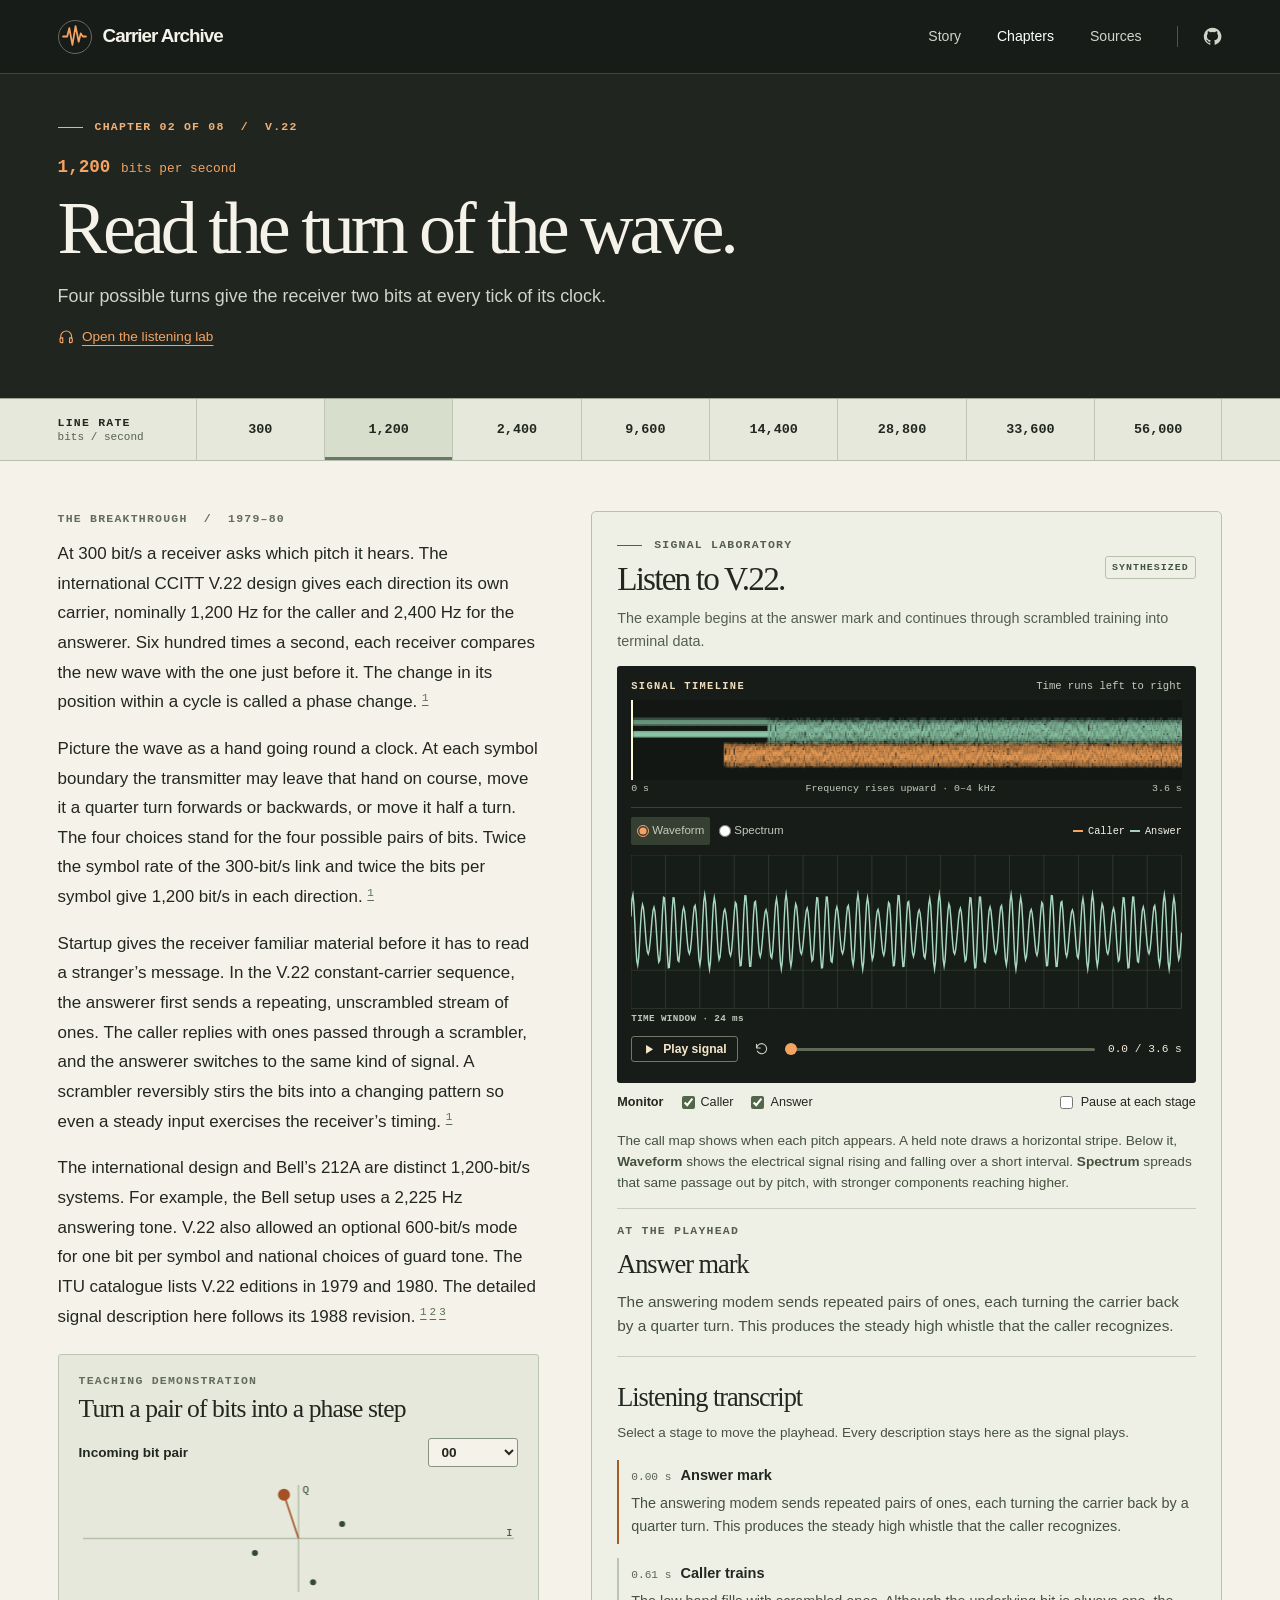
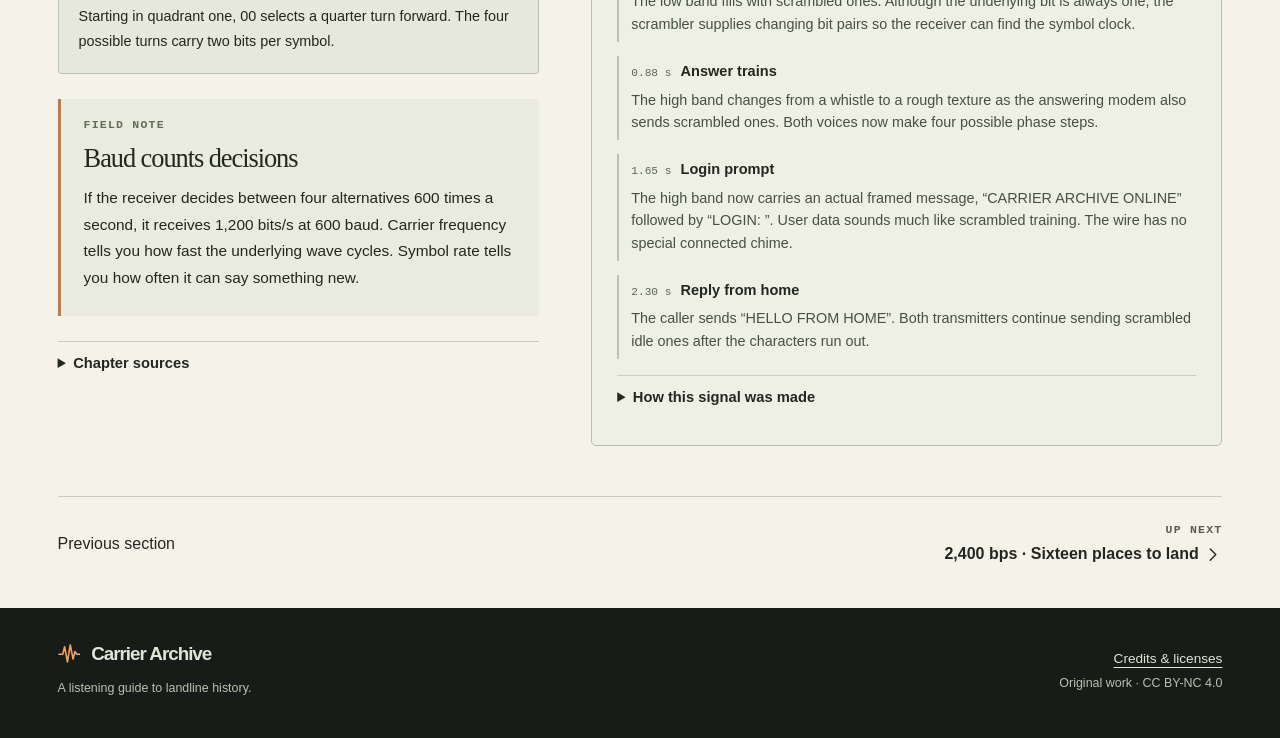
<file: chapters/1200.html>
<!doctype html><html lang="en"><head><meta charset="utf-8"><meta name="viewport" content="width=device-width, initial-scale=1"><meta name="theme-color" content="#1d201c"><meta name="description" content="Explore eight generations of dial-up modems through annotated synthesized signals, archival photographs and the engineering behind the handshake."><title>1,200 bps · Read the turn of the wave · Carrier Archive</title><link rel="icon" href="../assets/mark.svg"><link rel="stylesheet" href="../style.css"><script type="module" src="../js/player.js"></script></head><body><a class="skip" href="#main">Skip to content</a><header class="mast"><div class="wrap mast-row"><a class="brand" href="../index.html"><span class="brandmark"><svg viewBox="0 0 24 24" class="icon" fill="none" stroke="currentColor" stroke-width="1.7" stroke-linecap="round" stroke-linejoin="round" aria-hidden="true"><path d="M1 12h4l2-8 3 16 3-18 3 15 2-8 2 3h3"/></svg></span> Carrier Archive</a><nav aria-label="Primary"><a class="" href="../index.html#origins">Story</a><a class="sel" href="../index.html#chapters">Chapters</a><a class="" href="../sources.html">Sources</a><a class="repo" href="https://github.com/ahknight/modems-astra-work-high" aria-label="GitHub repository"><svg viewBox="0 0 24 24" class="icon" fill="none" stroke="currentColor" stroke-width="1.7" stroke-linecap="round" stroke-linejoin="round" aria-hidden="true"><path fill="currentColor" stroke="none" d="M12 1a11 11 0 0 0-3.48 21.43c.55.1.75-.24.75-.53v-2.05c-3.07.67-3.72-1.3-3.72-1.3-.5-1.28-1.22-1.62-1.22-1.62-1-.68.08-.67.08-.67 1.1.08 1.69 1.14 1.69 1.14.98 1.69 2.58 1.2 3.21.92.1-.71.39-1.2.7-1.47-2.46-.28-5.04-1.23-5.04-5.47 0-1.21.43-2.2 1.14-2.97-.11-.28-.49-1.4.11-2.92 0 0 .93-.3 3.03 1.13a10.47 10.47 0 0 1 5.5 0c2.1-1.43 3.03-1.13 3.03-1.13.6 1.52.22 2.64.11 2.92.71.77 1.14 1.76 1.14 2.97 0 4.25-2.59 5.18-5.06 5.45.4.35.75 1.03.75 2.08v3.07c0 .3.2.64.76.53A11 11 0 0 0 12 1z"/></svg></a></nav></div></header><main id="main"><div class="chapter-head"><div class="wrap"><div class="eyebrow"><span class="rule"></span>CHAPTER 02 OF 08 &nbsp;/&nbsp; V.22</div><div class="chapter-meta">1,200 <span>bits per second</span></div><h1>Read the turn of the wave.</h1><p>Four possible turns give the receiver two bits at every tick of its clock.</p><a class="jump-lab" href="#laboratory"><svg viewBox="0 0 24 24" class="icon" fill="none" stroke="currentColor" stroke-width="1.7" stroke-linecap="round" stroke-linejoin="round" aria-hidden="true"><path d="M4 14v-3a8 8 0 0 1 16 0v3M4 13h3v7H5a2 2 0 0 1-2-2v-3a2 2 0 0 1 1-2zm16 0h-3v7h2a2 2 0 0 0 2-2v-3a2 2 0 0 0-1-2z"/></svg> Open the listening lab</a></div></div><nav class="rate-nav" aria-label="Browse by line rate"><div class="wrap rate-inner"><span class="rail-label">LINE RATE <small>bits / second</small></span><div class="rates"><a class="" href="../chapters/300.html" aria-label="300 bits per second, Bell 103">300</a><a class="current" href="../chapters/1200.html" aria-label="1,200 bits per second, V.22">1,200</a><a class="" href="../chapters/2400.html" aria-label="2,400 bits per second, V.22bis">2,400</a><a class="" href="../chapters/9600.html" aria-label="9,600 bits per second, V.32">9,600</a><a class="" href="../chapters/14400.html" aria-label="14,400 bits per second, V.32bis">14,400</a><a class="" href="../chapters/28800.html" aria-label="28,800 bits per second, V.34">28,800</a><a class="" href="../chapters/33600.html" aria-label="33,600 bits per second, V.34 revised">33,600</a><a class="" href="../chapters/56000.html" aria-label="56,000 bits per second, V.90">56,000</a></div></div></nav><div class="chapter-layout wrap"><article class="editorial"><div class="small-label">THE BREAKTHROUGH &nbsp;/&nbsp; 1979–80</div><p>At 300 bit/s a receiver asks which pitch it hears. The international CCITT V.22 design gives each direction its own carrier, nominally 1,200 Hz for the caller and 2,400 Hz for the answerer. Six hundred times a second, each receiver compares the new wave with the one just before it. The change in its position within a cycle is called a phase change. <sup class="citations"><a href="https://www.itu.int/rec/T-REC-V.22-198811-I" title="CCITT · V.22 §§1–2, 5 and 6.3.1, line signals and startup" aria-label="Source 1: CCITT · V.22 §§1–2, 5 and 6.3.1, line signals and startup">1</a></sup></p><p>Picture the wave as a hand going round a clock. At each symbol boundary the transmitter may leave that hand on course, move it a quarter turn forwards or backwards, or move it half a turn. The four choices stand for the four possible pairs of bits. Twice the symbol rate of the 300-bit/s link and twice the bits per symbol give 1,200 bit/s in each direction. <sup class="citations"><a href="https://www.itu.int/rec/T-REC-V.22-198811-I" title="CCITT · V.22 §§1–2, 5 and 6.3.1, line signals and startup" aria-label="Source 1: CCITT · V.22 §§1–2, 5 and 6.3.1, line signals and startup">1</a></sup></p><p>Startup gives the receiver familiar material before it has to read a stranger’s message. In the V.22 constant-carrier sequence, the answerer first sends a repeating, unscrambled stream of ones. The caller replies with ones passed through a scrambler, and the answerer switches to the same kind of signal. A scrambler reversibly stirs the bits into a changing pattern so even a steady input exercises the receiver’s timing. <sup class="citations"><a href="https://www.itu.int/rec/T-REC-V.22-198811-I" title="CCITT · V.22 §§1–2, 5 and 6.3.1, line signals and startup" aria-label="Source 1: CCITT · V.22 §§1–2, 5 and 6.3.1, line signals and startup">1</a></sup></p><p>The international design and Bell’s 212A are distinct 1,200-bit/s systems. For example, the Bell setup uses a 2,225 Hz answering tone. V.22 also allowed an optional 600-bit/s mode for one bit per symbol and national choices of guard tone. The ITU catalogue lists V.22 editions in 1979 and 1980. The detailed signal description here follows its 1988 revision. <sup class="citations"><a href="https://www.itu.int/rec/T-REC-V.22-198811-I" title="CCITT · V.22 §§1–2, 5 and 6.3.1, line signals and startup" aria-label="Source 1: CCITT · V.22 §§1–2, 5 and 6.3.1, line signals and startup">1</a><a href="https://www.itu.int/ITU-T/recommendations/rec.aspx?lang=en&amp;rec=8409" title="ITU · V.22 edition history" aria-label="Source 2: ITU · V.22 edition history">2</a><a href="https://cmlmicro.com/Content/Product%20Downloads/Wireline%20Telecom/AN_Telecom_869A_1_May06.pdf" title="CML Microcircuits · Bell 212A, Figure 1, high-speed connection" aria-label="Source 3: CML Microcircuits · Bell 212A, Figure 1, high-speed connection">3</a></sup></p><section class="bench" data-bench="1200"><div class="small-label">TEACHING DEMONSTRATION</div><h3>Turn a pair of bits into a phase step</h3><label>Incoming bit pair <select><option>00</option><option>01</option><option>10</option><option>11</option></select></label><canvas aria-label="Turn a pair of bits into a phase step. The result is explained immediately below." role="img"></canvas><p class="bench-result" aria-live="polite"></p><noscript><p>The historical explanation above describes this mechanism. Enable JavaScript to try different inputs.</p></noscript></section><aside><div class="small-label">FIELD NOTE</div><h3>Baud counts decisions</h3><p>If the receiver decides between four alternatives 600 times a second, it receives 1,200 bits/s at 600 baud. Carrier frequency tells you how fast the underlying wave cycles. Symbol rate tells you how often it can say something new.</p></aside><details><summary>Chapter sources</summary><ul class="refs"><li><a href="https://www.itu.int/rec/T-REC-V.22-198811-I">CCITT · V.22 §§1–2, 5 and 6.3.1, line signals and startup</a></li><li><a href="https://www.itu.int/ITU-T/recommendations/rec.aspx?lang=en&amp;rec=8409">ITU · V.22 edition history</a></li><li><a href="https://cmlmicro.com/Content/Product%20Downloads/Wireline%20Telecom/AN_Telecom_869A_1_May06.pdf">CML Microcircuits · Bell 212A, Figure 1, high-speed connection</a></li></ul></details></article><section class="lab" id="laboratory" data-player="1200" aria-label="V.22 signal laboratory"><div class="lab-header"><div><div class="eyebrow"><span class="rule"></span>SIGNAL LABORATORY</div><h2>Listen to V.22.</h2></div><span class="mode-pill">Synthesized</span></div><p class="model-scope">The example begins at the answer mark and continues through scrambled training into terminal data.</p><div class="scope-box"><div class="map-title"><b>SIGNAL TIMELINE</b><span>Time runs left to right</span></div><div class="map-window"><canvas data-map aria-label="Full-call map of signal energy by time and frequency. The stage transcript provides a text equivalent." role="img"></canvas><i data-cursor></i></div><div class="map-key"><span>0 s</span><span>Frequency rises upward · 0–4 kHz</span><span data-end></span></div><div class="scope-tools"><fieldset><legend class="sr">Display</legend><label><input type="radio" name="view" value="wave" checked> Waveform</label><label><input type="radio" name="view" value="spectrum"> Spectrum</label></fieldset><div class="scope-legend"><span class="swatch amber"></span>Caller <span class="swatch teal"></span>Answer</div></div><canvas data-scope role="img" aria-label="Synchronized signal plot. Each stage is described in the listening transcript below."></canvas><div class="scope-axis" data-axis>TIME WINDOW · 24 ms</div><div class="transport"><button type="button" class="play" data-play aria-label="Play signal"><svg viewBox="0 0 24 24" class="icon" fill="none" stroke="currentColor" stroke-width="1.7" stroke-linecap="round" stroke-linejoin="round" aria-hidden="true"><path d="M7 4.5v15l12-7.5z" fill="currentColor" stroke="none"/></svg><span>Play signal</span></button><button type="button" class="restart" data-restart aria-label="Restart signal" title="Restart signal"><svg viewBox="0 0 24 24" class="icon" fill="none" stroke="currentColor" stroke-width="1.7" stroke-linecap="round" stroke-linejoin="round" aria-hidden="true"><path d="M4 5v6h6"/><path d="M4.5 10a8 8 0 1 1 .7 6"/></svg></button><label class="seek"><span class="sr">Signal position in seconds</span><input data-seek type="range" min="0" max="1" step=".001" value="0"></label><span class="clock" data-clock>0:00</span></div><span class="sr" data-status role="status"></span></div><div class="mix"><strong>Monitor</strong><label><input type="checkbox" checked data-track="caller"> Caller</label><label><input type="checkbox" checked data-track="answer"> Answer</label><label class="step-mode"><input type="checkbox" data-step> Pause at each stage</label></div><p class="plot-help">The call map shows when each pitch appears. A held note draws a horizontal stripe. Below it, <b>Waveform</b> shows the electrical signal rising and falling over a short interval. <b>Spectrum</b> spreads that same passage out by pitch, with stronger components reaching higher.</p><div class="now"><span class="eyebrow">AT THE PLAYHEAD</span><h3 data-current>Signal ready</h3><p data-detail>Read the stage descriptions below or play the signal.</p></div><noscript><p>Playback and plotting require JavaScript. The complete listening transcript follows.</p></noscript><h3 class="stage-heading">Listening transcript</h3><p class="tip">Select a stage to move the playhead. Every description stays here as the signal plays.</p><ol class="stages"><li><button type="button" data-stage="0" aria-label="Seek to Answer mark"><span>0.00 s</span>Answer mark</button><p>The answering modem sends repeated pairs of ones, each turning the carrier back by a quarter turn. This produces the steady high whistle that the caller recognizes.</p></li><li><button type="button" data-stage="1" aria-label="Seek to Caller trains"><span>0.61 s</span>Caller trains</button><p>The low band fills with scrambled ones. Although the underlying bit is always one, the scrambler supplies changing bit pairs so the receiver can find the symbol clock.</p></li><li><button type="button" data-stage="2" aria-label="Seek to Answer trains"><span>0.88 s</span>Answer trains</button><p>The high band changes from a whistle to a rough texture as the answering modem also sends scrambled ones. Both voices now make four possible phase steps.</p></li><li><button type="button" data-stage="3" aria-label="Seek to Login prompt"><span>1.65 s</span>Login prompt</button><p>The high band now carries an actual framed message, “CARRIER ARCHIVE ONLINE” followed by “LOGIN: ”. User data sounds much like scrambled training. The wire has no special connected chime.</p></li><li><button type="button" data-stage="4" aria-label="Seek to Reply from home"><span>2.30 s</span>Reply from home</button><p>The caller sends “HELLO FROM HOME”. Both transmitters continue sending scrambled idle ones after the characters run out.</p></li></ol><details class="method"><summary>How this signal was made</summary><p>Transmitter reconstruction of the V.22 constant-carrier startup, beginning at the answer mark. The international V.25 preamble is omitted, as permitted on some national connections. The model follows nominal timing, differential quadrant changes, the 14/17-bit-tap scrambler and 75% roll-off pulse shaping at 600 baud. The guard tone is disabled. It assumes a clean line, no propagation delay and successful detection. Real equalizers, carrier offsets, speaker response and national compromise filters are outside the model. The 8N1 terminal messages and typing pauses are illustrative.</p><ul class="refs"><li><a href="https://www.itu.int/rec/T-REC-V.22-198811-I/en">CCITT V.22 (1988), §§2, 5 and 6.3 · modulation and startup</a></li></ul></details></section></div><nav class="chapter-bottom wrap" aria-label="Reading sequence"><a href="300.html">Previous section</a><a href="2400.html"><small>UP NEXT</small>2,400 bps · Sixteen places to land <svg viewBox="0 0 24 24" class="icon" fill="none" stroke="currentColor" stroke-width="1.7" stroke-linecap="round" stroke-linejoin="round" aria-hidden="true"><path d="m9 5 7 7-7 7"/></svg></a></nav></main><footer><div class="wrap footer-in"><div><a class="brand" href="../index.html"><svg viewBox="0 0 24 24" class="icon" fill="none" stroke="currentColor" stroke-width="1.7" stroke-linecap="round" stroke-linejoin="round" aria-hidden="true"><path d="M1 12h4l2-8 3 16 3-18 3 15 2-8 2 3h3"/></svg> Carrier Archive</a><p>A listening guide to landline history.</p></div><div><a href="../sources.html#rights">Credits &amp; licenses</a><span>Original work · CC BY-NC 4.0</span></div></div></footer></body></html>
</file>
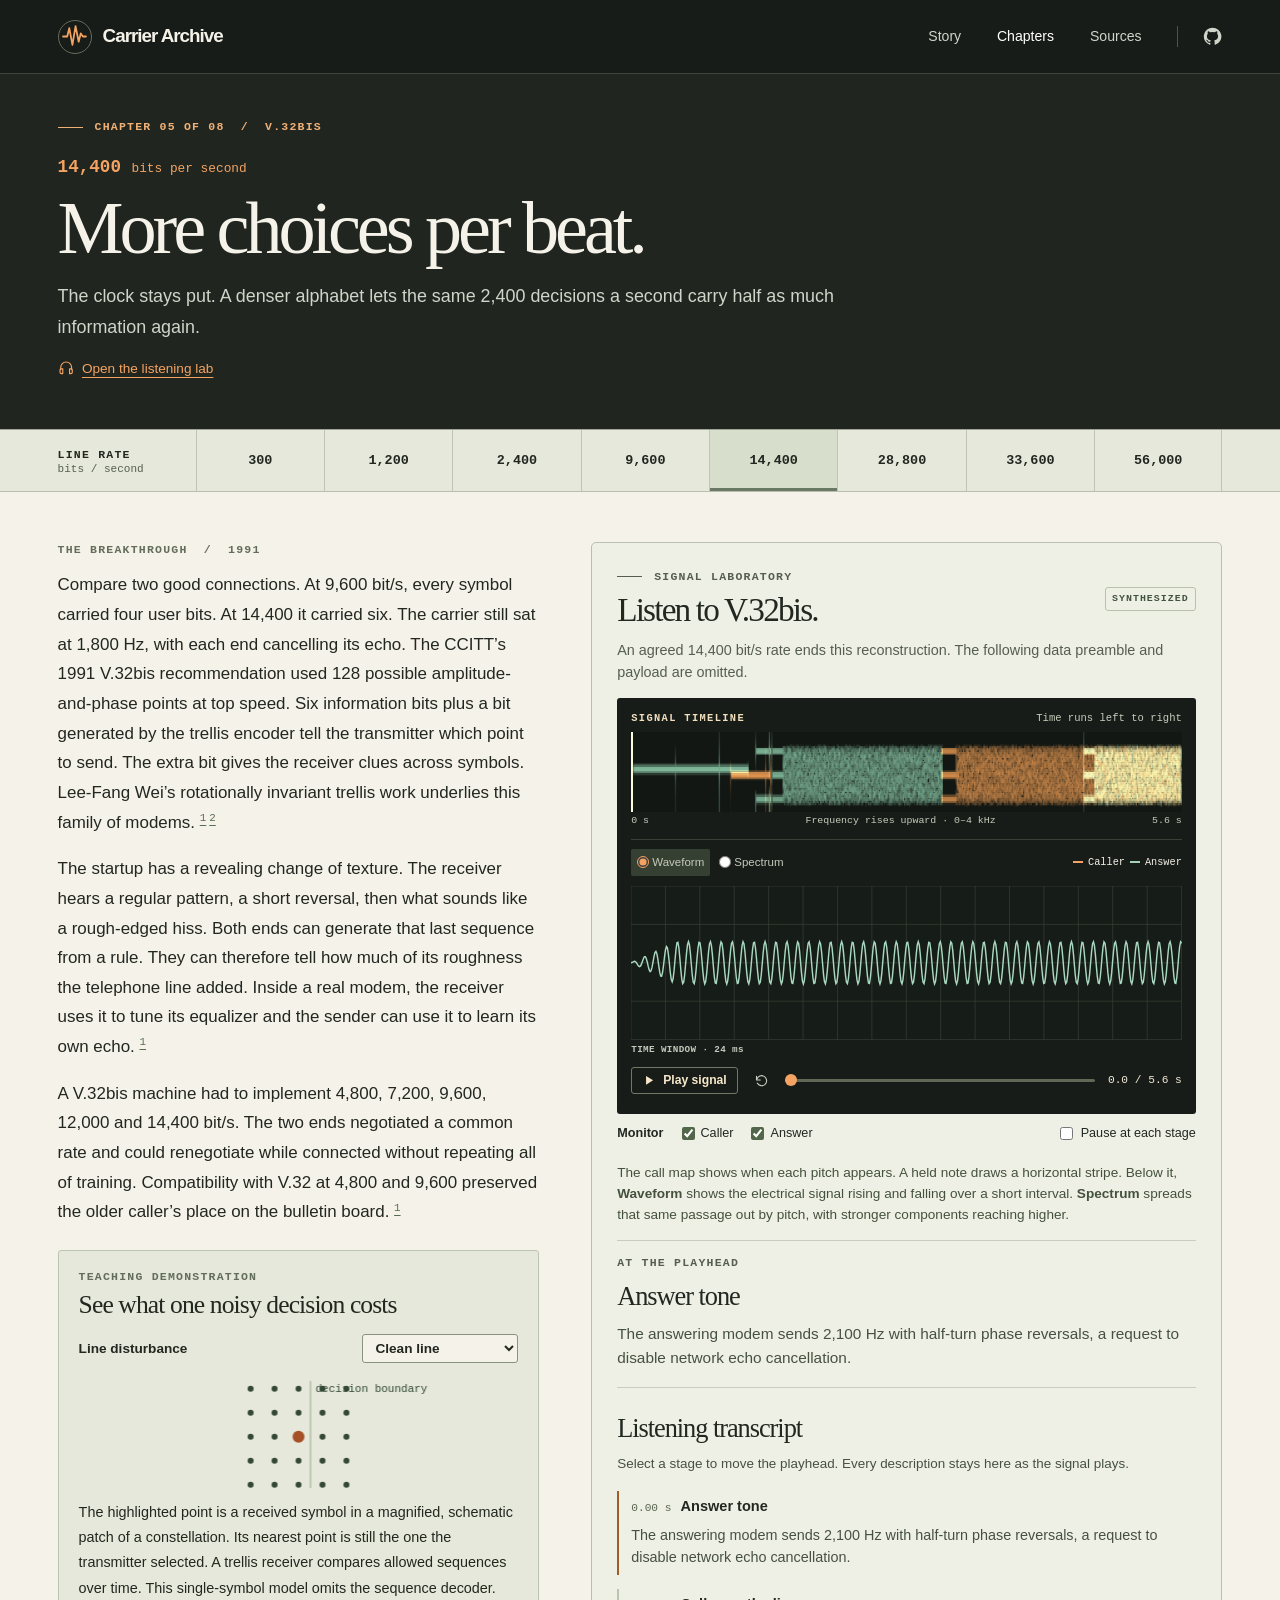
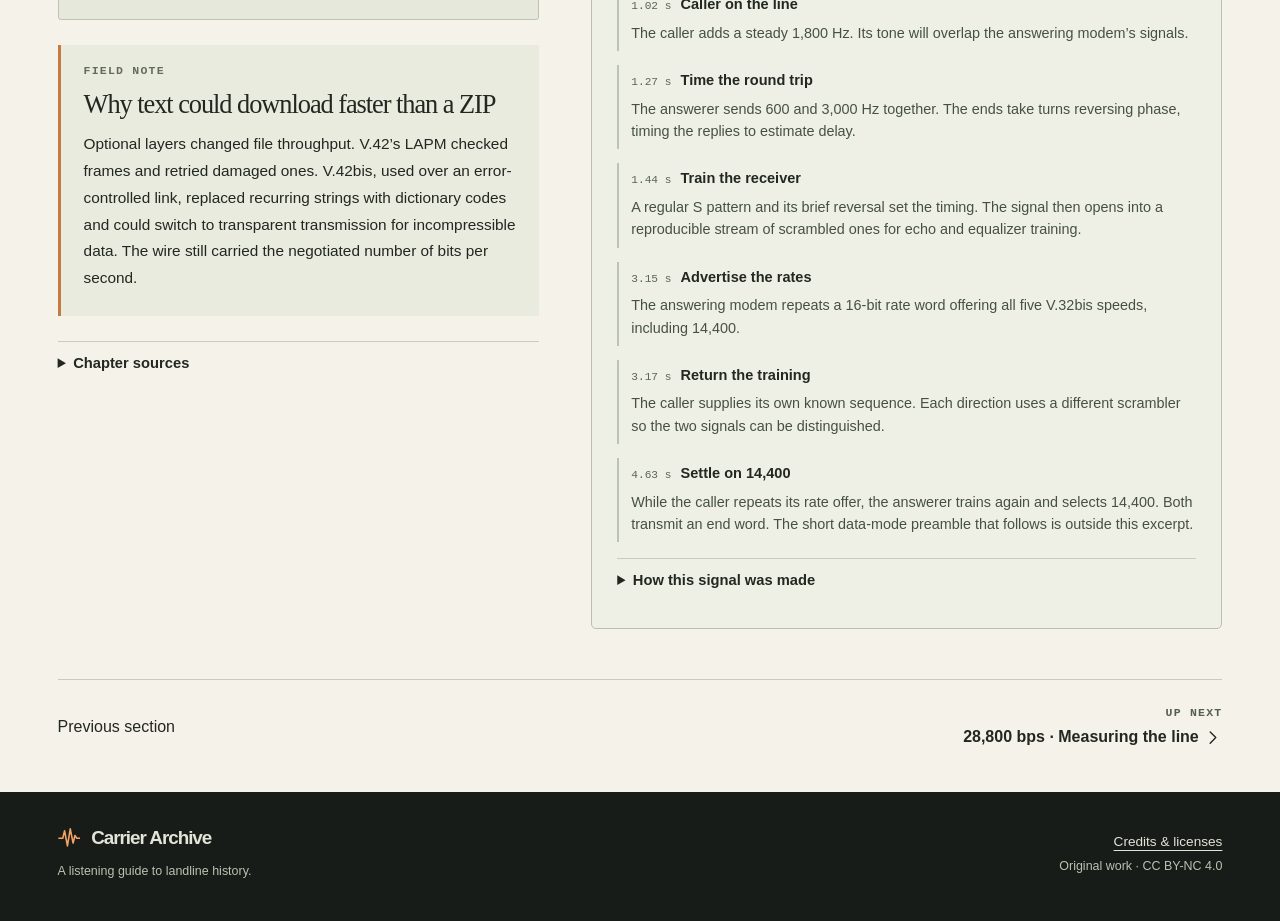
<file: chapters/14400.html>
<!doctype html><html lang="en"><head><meta charset="utf-8"><meta name="viewport" content="width=device-width, initial-scale=1"><meta name="theme-color" content="#1d201c"><meta name="description" content="Explore eight generations of dial-up modems through annotated synthesized signals, archival photographs and the engineering behind the handshake."><title>14,400 bps · More choices per beat · Carrier Archive</title><link rel="icon" href="../assets/mark.svg"><link rel="stylesheet" href="../style.css"><script type="module" src="../js/player.js"></script></head><body><a class="skip" href="#main">Skip to content</a><header class="mast"><div class="wrap mast-row"><a class="brand" href="../index.html"><span class="brandmark"><svg viewBox="0 0 24 24" class="icon" fill="none" stroke="currentColor" stroke-width="1.7" stroke-linecap="round" stroke-linejoin="round" aria-hidden="true"><path d="M1 12h4l2-8 3 16 3-18 3 15 2-8 2 3h3"/></svg></span> Carrier Archive</a><nav aria-label="Primary"><a class="" href="../index.html#origins">Story</a><a class="sel" href="../index.html#chapters">Chapters</a><a class="" href="../sources.html">Sources</a><a class="repo" href="https://github.com/ahknight/modems-astra-work-high" aria-label="GitHub repository"><svg viewBox="0 0 24 24" class="icon" fill="none" stroke="currentColor" stroke-width="1.7" stroke-linecap="round" stroke-linejoin="round" aria-hidden="true"><path fill="currentColor" stroke="none" d="M12 1a11 11 0 0 0-3.48 21.43c.55.1.75-.24.75-.53v-2.05c-3.07.67-3.72-1.3-3.72-1.3-.5-1.28-1.22-1.62-1.22-1.62-1-.68.08-.67.08-.67 1.1.08 1.69 1.14 1.69 1.14.98 1.69 2.58 1.2 3.21.92.1-.71.39-1.2.7-1.47-2.46-.28-5.04-1.23-5.04-5.47 0-1.21.43-2.2 1.14-2.97-.11-.28-.49-1.4.11-2.92 0 0 .93-.3 3.03 1.13a10.47 10.47 0 0 1 5.5 0c2.1-1.43 3.03-1.13 3.03-1.13.6 1.52.22 2.64.11 2.92.71.77 1.14 1.76 1.14 2.97 0 4.25-2.59 5.18-5.06 5.45.4.35.75 1.03.75 2.08v3.07c0 .3.2.64.76.53A11 11 0 0 0 12 1z"/></svg></a></nav></div></header><main id="main"><div class="chapter-head"><div class="wrap"><div class="eyebrow"><span class="rule"></span>CHAPTER 05 OF 08 &nbsp;/&nbsp; V.32BIS</div><div class="chapter-meta">14,400 <span>bits per second</span></div><h1>More choices per beat.</h1><p>The clock stays put. A denser alphabet lets the same 2,400 decisions a second carry half as much information again.</p><a class="jump-lab" href="#laboratory"><svg viewBox="0 0 24 24" class="icon" fill="none" stroke="currentColor" stroke-width="1.7" stroke-linecap="round" stroke-linejoin="round" aria-hidden="true"><path d="M4 14v-3a8 8 0 0 1 16 0v3M4 13h3v7H5a2 2 0 0 1-2-2v-3a2 2 0 0 1 1-2zm16 0h-3v7h2a2 2 0 0 0 2-2v-3a2 2 0 0 0-1-2z"/></svg> Open the listening lab</a></div></div><nav class="rate-nav" aria-label="Browse by line rate"><div class="wrap rate-inner"><span class="rail-label">LINE RATE <small>bits / second</small></span><div class="rates"><a class="" href="../chapters/300.html" aria-label="300 bits per second, Bell 103">300</a><a class="" href="../chapters/1200.html" aria-label="1,200 bits per second, V.22">1,200</a><a class="" href="../chapters/2400.html" aria-label="2,400 bits per second, V.22bis">2,400</a><a class="" href="../chapters/9600.html" aria-label="9,600 bits per second, V.32">9,600</a><a class="current" href="../chapters/14400.html" aria-label="14,400 bits per second, V.32bis">14,400</a><a class="" href="../chapters/28800.html" aria-label="28,800 bits per second, V.34">28,800</a><a class="" href="../chapters/33600.html" aria-label="33,600 bits per second, V.34 revised">33,600</a><a class="" href="../chapters/56000.html" aria-label="56,000 bits per second, V.90">56,000</a></div></div></nav><div class="chapter-layout wrap"><article class="editorial"><div class="small-label">THE BREAKTHROUGH &nbsp;/&nbsp; 1991</div><p>Compare two good connections. At 9,600 bit/s, every symbol carried four user bits. At 14,400 it carried six. The carrier still sat at 1,800 Hz, with each end cancelling its echo. The CCITT’s 1991 V.32bis recommendation used 128 possible amplitude-and-phase points at top speed. Six information bits plus a bit generated by the trellis encoder tell the transmitter which point to send. The extra bit gives the receiver clues across symbols. Lee-Fang Wei’s rotationally invariant trellis work underlies this family of modems. <sup class="citations"><a href="https://www.itu.int/rec/dologin_pub.asp?id=T-REC-V.32bis-199102-I%21%21PDF-E&amp;lang=e&amp;type=items" title="CCITT · V.32bis (1991), §§1–2, 4–6 and 8" aria-label="Source 1: CCITT · V.32bis (1991), §§1–2, 4–6 and 8">1</a><a href="https://ocw.mit.edu/courses/6-451-principles-of-digital-communication-ii-spring-2005/28eebe8f610d548070dae1bf3f74b6cd_chap_1.pdf" title="G. David Forney Jr., MIT · Wei codes in telephone modems, §1.3" aria-label="Source 2: G. David Forney Jr., MIT · Wei codes in telephone modems, §1.3">2</a></sup></p><p>The startup has a revealing change of texture. The receiver hears a regular pattern, a short reversal, then what sounds like a rough-edged hiss. Both ends can generate that last sequence from a rule. They can therefore tell how much of its roughness the telephone line added. Inside a real modem, the receiver uses it to tune its equalizer and the sender can use it to learn its own echo. <sup class="citations"><a href="https://www.itu.int/rec/dologin_pub.asp?id=T-REC-V.32bis-199102-I%21%21PDF-E&amp;lang=e&amp;type=items" title="CCITT · V.32bis (1991), §§1–2, 4–6 and 8" aria-label="Source 1: CCITT · V.32bis (1991), §§1–2, 4–6 and 8">1</a></sup></p><p>A V.32bis machine had to implement 4,800, 7,200, 9,600, 12,000 and 14,400 bit/s. The two ends negotiated a common rate and could renegotiate while connected without repeating all of training. Compatibility with V.32 at 4,800 and 9,600 preserved the older caller’s place on the bulletin board. <sup class="citations"><a href="https://www.itu.int/rec/dologin_pub.asp?id=T-REC-V.32bis-199102-I%21%21PDF-E&amp;lang=e&amp;type=items" title="CCITT · V.32bis (1991), §§1–2, 4–6 and 8" aria-label="Source 1: CCITT · V.32bis (1991), §§1–2, 4–6 and 8">1</a></sup></p><section class="bench" data-bench="14400"><div class="small-label">TEACHING DEMONSTRATION</div><h3>See what one noisy decision costs</h3><label>Line disturbance <select><option>Clean line</option><option>Small disturbance</option><option>Large disturbance</option></select></label><canvas aria-label="See what one noisy decision costs. The result is explained immediately below." role="img"></canvas><p class="bench-result" aria-live="polite"></p><noscript><p>The historical explanation above describes this mechanism. Enable JavaScript to try different inputs.</p></noscript></section><aside><div class="small-label">FIELD NOTE</div><h3>Why text could download faster than a ZIP</h3><p>Optional layers changed file throughput. V.42’s LAPM checked frames and retried damaged ones. V.42bis, used over an error-controlled link, replaced recurring strings with dictionary codes and could switch to transparent transmission for incompressible data. The wire still carried the negotiated number of bits per second.</p></aside><details><summary>Chapter sources</summary><ul class="refs"><li><a href="https://www.itu.int/rec/dologin_pub.asp?id=T-REC-V.32bis-199102-I%21%21PDF-E&amp;lang=e&amp;type=items">CCITT · V.32bis (1991), §§1–2, 4–6 and 8</a></li><li><a href="https://ocw.mit.edu/courses/6-451-principles-of-digital-communication-ii-spring-2005/28eebe8f610d548070dae1bf3f74b6cd_chap_1.pdf">G. David Forney Jr., MIT · Wei codes in telephone modems, §1.3</a></li><li><a href="https://www.itu.int/rec/T-REC-V.42/en">ITU · V.42 error control</a></li><li><a href="https://www.itu.int/rec/dologin_pub.asp?id=T-REC-V.42bis-199001-I%21%21PDF-E&amp;lang=e&amp;type=items">CCITT · V.42bis compression and transparent mode, §§1 and 7</a></li></ul></details></article><section class="lab" id="laboratory" data-player="14400" aria-label="V.32bis signal laboratory"><div class="lab-header"><div><div class="eyebrow"><span class="rule"></span>SIGNAL LABORATORY</div><h2>Listen to V.32bis.</h2></div><span class="mode-pill">Synthesized</span></div><p class="model-scope">An agreed 14,400 bit/s rate ends this reconstruction. The following data preamble and payload are omitted.</p><div class="scope-box"><div class="map-title"><b>SIGNAL TIMELINE</b><span>Time runs left to right</span></div><div class="map-window"><canvas data-map aria-label="Full-call map of signal energy by time and frequency. The stage transcript provides a text equivalent." role="img"></canvas><i data-cursor></i></div><div class="map-key"><span>0 s</span><span>Frequency rises upward · 0–4 kHz</span><span data-end></span></div><div class="scope-tools"><fieldset><legend class="sr">Display</legend><label><input type="radio" name="view" value="wave" checked> Waveform</label><label><input type="radio" name="view" value="spectrum"> Spectrum</label></fieldset><div class="scope-legend"><span class="swatch amber"></span>Caller <span class="swatch teal"></span>Answer</div></div><canvas data-scope role="img" aria-label="Synchronized signal plot. Each stage is described in the listening transcript below."></canvas><div class="scope-axis" data-axis>TIME WINDOW · 24 ms</div><div class="transport"><button type="button" class="play" data-play aria-label="Play signal"><svg viewBox="0 0 24 24" class="icon" fill="none" stroke="currentColor" stroke-width="1.7" stroke-linecap="round" stroke-linejoin="round" aria-hidden="true"><path d="M7 4.5v15l12-7.5z" fill="currentColor" stroke="none"/></svg><span>Play signal</span></button><button type="button" class="restart" data-restart aria-label="Restart signal" title="Restart signal"><svg viewBox="0 0 24 24" class="icon" fill="none" stroke="currentColor" stroke-width="1.7" stroke-linecap="round" stroke-linejoin="round" aria-hidden="true"><path d="M4 5v6h6"/><path d="M4.5 10a8 8 0 1 1 .7 6"/></svg></button><label class="seek"><span class="sr">Signal position in seconds</span><input data-seek type="range" min="0" max="1" step=".001" value="0"></label><span class="clock" data-clock>0:00</span></div><span class="sr" data-status role="status"></span></div><div class="mix"><strong>Monitor</strong><label><input type="checkbox" checked data-track="caller"> Caller</label><label><input type="checkbox" checked data-track="answer"> Answer</label><label class="step-mode"><input type="checkbox" data-step> Pause at each stage</label></div><p class="plot-help">The call map shows when each pitch appears. A held note draws a horizontal stripe. Below it, <b>Waveform</b> shows the electrical signal rising and falling over a short interval. <b>Spectrum</b> spreads that same passage out by pitch, with stronger components reaching higher.</p><div class="now"><span class="eyebrow">AT THE PLAYHEAD</span><h3 data-current>Signal ready</h3><p data-detail>Read the stage descriptions below or play the signal.</p></div><noscript><p>Playback and plotting require JavaScript. The complete listening transcript follows.</p></noscript><h3 class="stage-heading">Listening transcript</h3><p class="tip">Select a stage to move the playhead. Every description stays here as the signal plays.</p><ol class="stages"><li><button type="button" data-stage="0" aria-label="Seek to Answer tone"><span>0.00 s</span>Answer tone</button><p>The answering modem sends 2,100 Hz with half-turn phase reversals, a request to disable network echo cancellation.</p></li><li><button type="button" data-stage="1" aria-label="Seek to Caller on the line"><span>1.02 s</span>Caller on the line</button><p>The caller adds a steady 1,800 Hz. Its tone will overlap the answering modem’s signals.</p></li><li><button type="button" data-stage="2" aria-label="Seek to Time the round trip"><span>1.27 s</span>Time the round trip</button><p>The answerer sends 600 and 3,000 Hz together. The ends take turns reversing phase, timing the replies to estimate delay.</p></li><li><button type="button" data-stage="3" aria-label="Seek to Train the receiver"><span>1.44 s</span>Train the receiver</button><p>A regular S pattern and its brief reversal set the timing. The signal then opens into a reproducible stream of scrambled ones for echo and equalizer training.</p></li><li><button type="button" data-stage="4" aria-label="Seek to Advertise the rates"><span>3.15 s</span>Advertise the rates</button><p>The answering modem repeats a 16-bit rate word offering all five V.32bis speeds, including 14,400.</p></li><li><button type="button" data-stage="5" aria-label="Seek to Return the training"><span>3.17 s</span>Return the training</button><p>The caller supplies its own known sequence. Each direction uses a different scrambler so the two signals can be distinguished.</p></li><li><button type="button" data-stage="6" aria-label="Seek to Settle on 14,400"><span>4.63 s</span>Settle on 14,400</button><p>While the caller repeats its rate offer, the answerer trains again and selects 14,400. Both transmit an end word. The short data-mode preamble that follows is outside this excerpt.</p></li></ol><details class="method"><summary>How this signal was made</summary><p>Synthesis begins at V.25 answer tone, after dialing and the initial off-hook silence. The caller answers after 1.02 s. V.25 permits early termination after detecting its response for 100 ms, so the 1.2 s tone is a permitted example. One-way delay is 10 ms. Training lengths and finite root-raised-cosine transmit filters are example choices. No channel or receiver is simulated. Ends at the E words, before trellis-coded B1 and user data.</p><ul class="refs"><li><a href="https://www.itu.int/rec/dologin_pub.asp?id=T-REC-V.32bis-199102-I%21%21PDF-E&amp;lang=e&amp;type=items">V.32bis, §§4–6, Tables 2 and 4–6</a></li><li><a href="https://www.itu.int/rec/dologin_pub.asp?id=T-REC-V.25-199610-I%21%21PDF-E&amp;lang=e&amp;type=items">V.25, answer tone and echo control</a></li></ul></details></section></div><nav class="chapter-bottom wrap" aria-label="Reading sequence"><a href="9600.html">Previous section</a><a href="28800.html"><small>UP NEXT</small>28,800 bps · Measuring the line <svg viewBox="0 0 24 24" class="icon" fill="none" stroke="currentColor" stroke-width="1.7" stroke-linecap="round" stroke-linejoin="round" aria-hidden="true"><path d="m9 5 7 7-7 7"/></svg></a></nav></main><footer><div class="wrap footer-in"><div><a class="brand" href="../index.html"><svg viewBox="0 0 24 24" class="icon" fill="none" stroke="currentColor" stroke-width="1.7" stroke-linecap="round" stroke-linejoin="round" aria-hidden="true"><path d="M1 12h4l2-8 3 16 3-18 3 15 2-8 2 3h3"/></svg> Carrier Archive</a><p>A listening guide to landline history.</p></div><div><a href="../sources.html#rights">Credits &amp; licenses</a><span>Original work · CC BY-NC 4.0</span></div></div></footer></body></html>
</file>
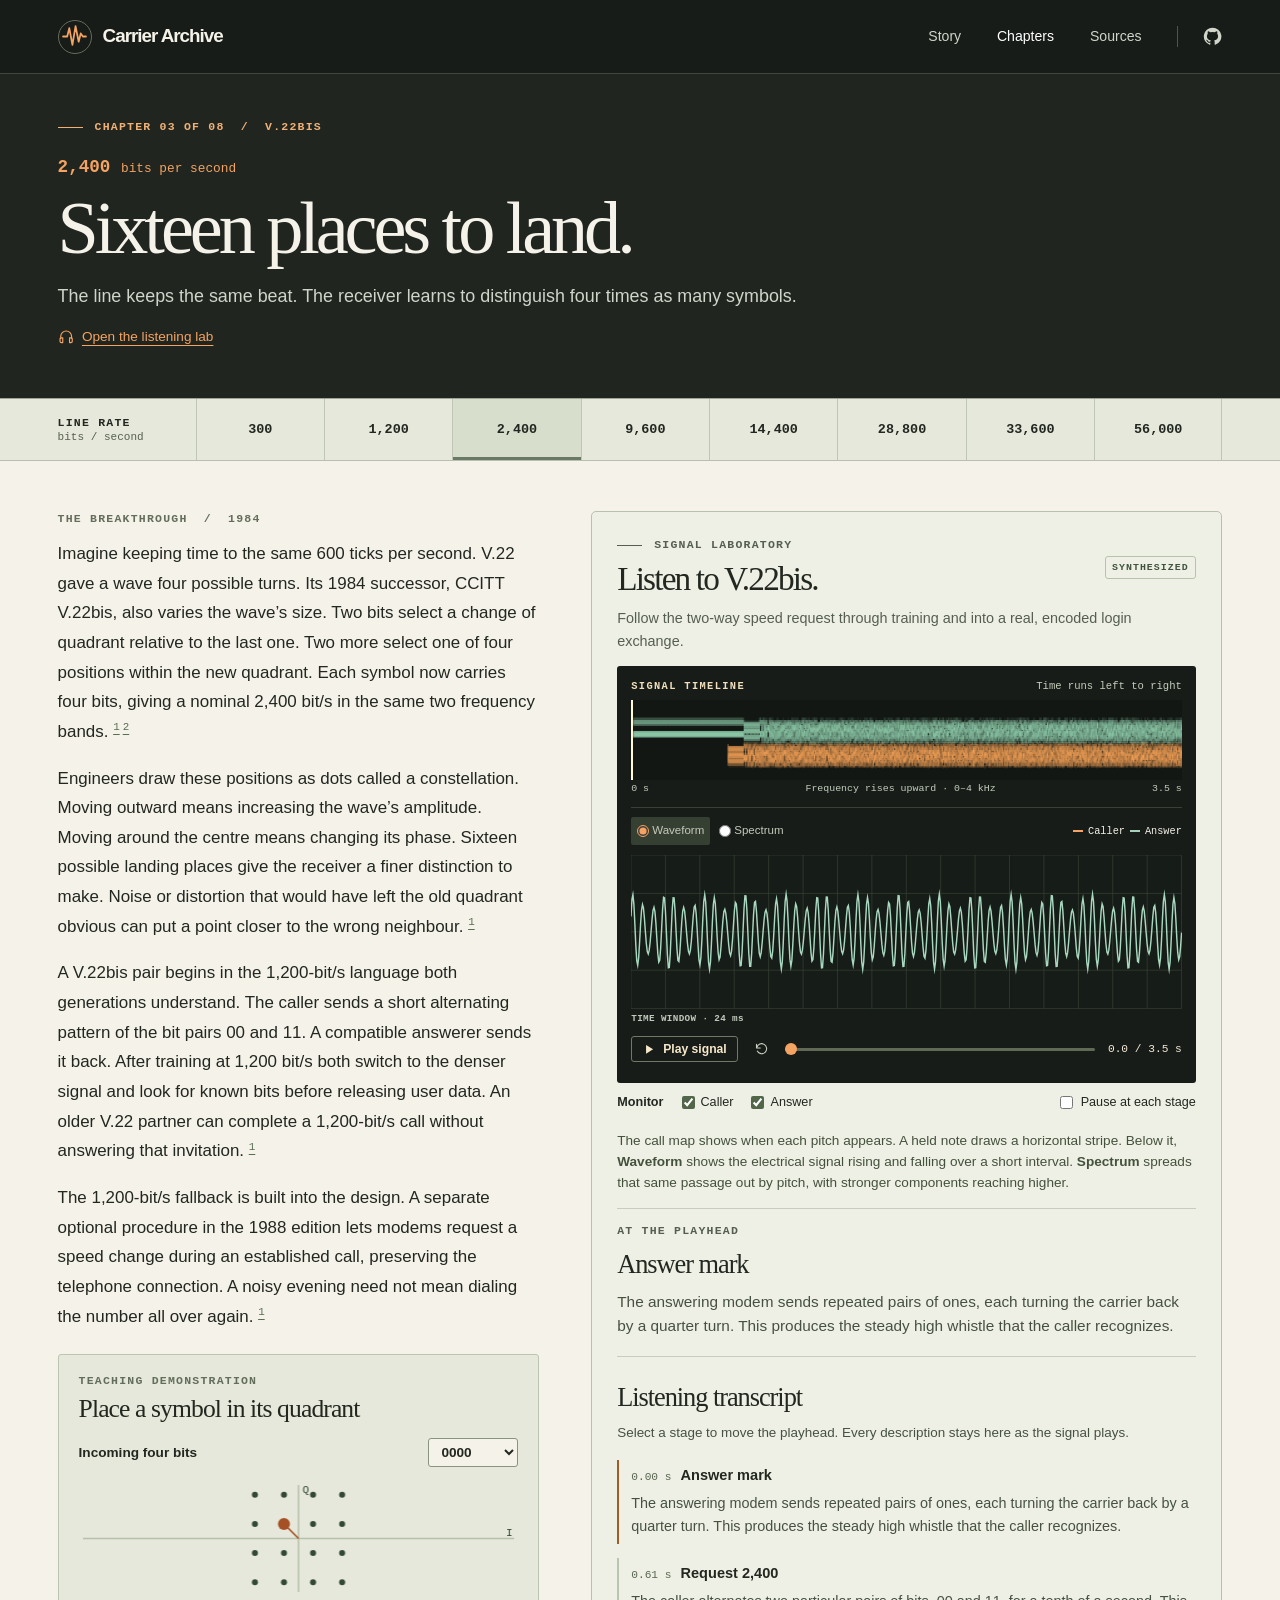
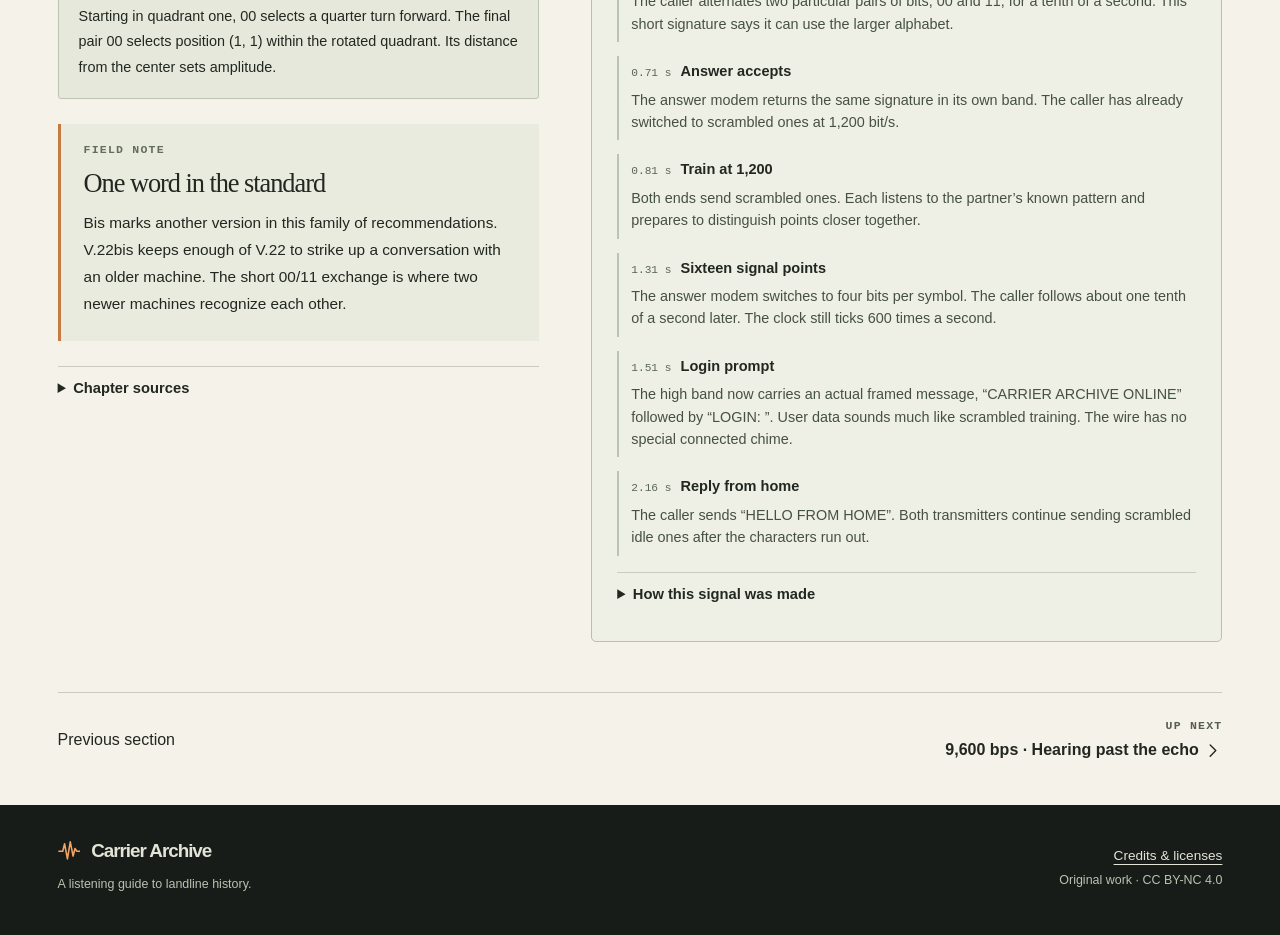
<file: chapters/2400.html>
<!doctype html><html lang="en"><head><meta charset="utf-8"><meta name="viewport" content="width=device-width, initial-scale=1"><meta name="theme-color" content="#1d201c"><meta name="description" content="Explore eight generations of dial-up modems through annotated synthesized signals, archival photographs and the engineering behind the handshake."><title>2,400 bps · Sixteen places to land · Carrier Archive</title><link rel="icon" href="../assets/mark.svg"><link rel="stylesheet" href="../style.css"><script type="module" src="../js/player.js"></script></head><body><a class="skip" href="#main">Skip to content</a><header class="mast"><div class="wrap mast-row"><a class="brand" href="../index.html"><span class="brandmark"><svg viewBox="0 0 24 24" class="icon" fill="none" stroke="currentColor" stroke-width="1.7" stroke-linecap="round" stroke-linejoin="round" aria-hidden="true"><path d="M1 12h4l2-8 3 16 3-18 3 15 2-8 2 3h3"/></svg></span> Carrier Archive</a><nav aria-label="Primary"><a class="" href="../index.html#origins">Story</a><a class="sel" href="../index.html#chapters">Chapters</a><a class="" href="../sources.html">Sources</a><a class="repo" href="https://github.com/ahknight/modems-astra-work-high" aria-label="GitHub repository"><svg viewBox="0 0 24 24" class="icon" fill="none" stroke="currentColor" stroke-width="1.7" stroke-linecap="round" stroke-linejoin="round" aria-hidden="true"><path fill="currentColor" stroke="none" d="M12 1a11 11 0 0 0-3.48 21.43c.55.1.75-.24.75-.53v-2.05c-3.07.67-3.72-1.3-3.72-1.3-.5-1.28-1.22-1.62-1.22-1.62-1-.68.08-.67.08-.67 1.1.08 1.69 1.14 1.69 1.14.98 1.69 2.58 1.2 3.21.92.1-.71.39-1.2.7-1.47-2.46-.28-5.04-1.23-5.04-5.47 0-1.21.43-2.2 1.14-2.97-.11-.28-.49-1.4.11-2.92 0 0 .93-.3 3.03 1.13a10.47 10.47 0 0 1 5.5 0c2.1-1.43 3.03-1.13 3.03-1.13.6 1.52.22 2.64.11 2.92.71.77 1.14 1.76 1.14 2.97 0 4.25-2.59 5.18-5.06 5.45.4.35.75 1.03.75 2.08v3.07c0 .3.2.64.76.53A11 11 0 0 0 12 1z"/></svg></a></nav></div></header><main id="main"><div class="chapter-head"><div class="wrap"><div class="eyebrow"><span class="rule"></span>CHAPTER 03 OF 08 &nbsp;/&nbsp; V.22BIS</div><div class="chapter-meta">2,400 <span>bits per second</span></div><h1>Sixteen places to land.</h1><p>The line keeps the same beat. The receiver learns to distinguish four times as many symbols.</p><a class="jump-lab" href="#laboratory"><svg viewBox="0 0 24 24" class="icon" fill="none" stroke="currentColor" stroke-width="1.7" stroke-linecap="round" stroke-linejoin="round" aria-hidden="true"><path d="M4 14v-3a8 8 0 0 1 16 0v3M4 13h3v7H5a2 2 0 0 1-2-2v-3a2 2 0 0 1 1-2zm16 0h-3v7h2a2 2 0 0 0 2-2v-3a2 2 0 0 0-1-2z"/></svg> Open the listening lab</a></div></div><nav class="rate-nav" aria-label="Browse by line rate"><div class="wrap rate-inner"><span class="rail-label">LINE RATE <small>bits / second</small></span><div class="rates"><a class="" href="../chapters/300.html" aria-label="300 bits per second, Bell 103">300</a><a class="" href="../chapters/1200.html" aria-label="1,200 bits per second, V.22">1,200</a><a class="current" href="../chapters/2400.html" aria-label="2,400 bits per second, V.22bis">2,400</a><a class="" href="../chapters/9600.html" aria-label="9,600 bits per second, V.32">9,600</a><a class="" href="../chapters/14400.html" aria-label="14,400 bits per second, V.32bis">14,400</a><a class="" href="../chapters/28800.html" aria-label="28,800 bits per second, V.34">28,800</a><a class="" href="../chapters/33600.html" aria-label="33,600 bits per second, V.34 revised">33,600</a><a class="" href="../chapters/56000.html" aria-label="56,000 bits per second, V.90">56,000</a></div></div></nav><div class="chapter-layout wrap"><article class="editorial"><div class="small-label">THE BREAKTHROUGH &nbsp;/&nbsp; 1984</div><p>Imagine keeping time to the same 600 ticks per second. V.22 gave a wave four possible turns. Its 1984 successor, CCITT V.22bis, also varies the wave’s size. Two bits select a change of quadrant relative to the last one. Two more select one of four positions within the new quadrant. Each symbol now carries four bits, giving a nominal 2,400 bit/s in the same two frequency bands. <sup class="citations"><a href="https://www.itu.int/rec/T-REC-V.22bis-198811-I/en" title="CCITT · V.22bis §§2.5, 6.3 and 6.6, Figures 2 and 5–7" aria-label="Source 1: CCITT · V.22bis §§2.5, 6.3 and 6.6, Figures 2 and 5–7">1</a><a href="https://www.itu.int/ITU-T/recommendations/rec.aspx?lang=en&amp;rec=6838" title="ITU · V.22bis first edition, October 1984" aria-label="Source 2: ITU · V.22bis first edition, October 1984">2</a></sup></p><p>Engineers draw these positions as dots called a constellation. Moving outward means increasing the wave’s amplitude. Moving around the centre means changing its phase. Sixteen possible landing places give the receiver a finer distinction to make. Noise or distortion that would have left the old quadrant obvious can put a point closer to the wrong neighbour. <sup class="citations"><a href="https://www.itu.int/rec/T-REC-V.22bis-198811-I/en" title="CCITT · V.22bis §§2.5, 6.3 and 6.6, Figures 2 and 5–7" aria-label="Source 1: CCITT · V.22bis §§2.5, 6.3 and 6.6, Figures 2 and 5–7">1</a></sup></p><p>A V.22bis pair begins in the 1,200-bit/s language both generations understand. The caller sends a short alternating pattern of the bit pairs 00 and 11. A compatible answerer sends it back. After training at 1,200 bit/s both switch to the denser signal and look for known bits before releasing user data. An older V.22 partner can complete a 1,200-bit/s call without answering that invitation. <sup class="citations"><a href="https://www.itu.int/rec/T-REC-V.22bis-198811-I/en" title="CCITT · V.22bis §§2.5, 6.3 and 6.6, Figures 2 and 5–7" aria-label="Source 1: CCITT · V.22bis §§2.5, 6.3 and 6.6, Figures 2 and 5–7">1</a></sup></p><p>The 1,200-bit/s fallback is built into the design. A separate optional procedure in the 1988 edition lets modems request a speed change during an established call, preserving the telephone connection. A noisy evening need not mean dialing the number all over again. <sup class="citations"><a href="https://www.itu.int/rec/T-REC-V.22bis-198811-I/en" title="CCITT · V.22bis §§2.5, 6.3 and 6.6, Figures 2 and 5–7" aria-label="Source 1: CCITT · V.22bis §§2.5, 6.3 and 6.6, Figures 2 and 5–7">1</a></sup></p><section class="bench" data-bench="2400"><div class="small-label">TEACHING DEMONSTRATION</div><h3>Place a symbol in its quadrant</h3><label>Incoming four bits <select><option>0000</option><option>0001</option><option>0010</option><option>0011</option><option>0100</option><option>0101</option><option>0110</option><option>0111</option><option>1000</option><option>1001</option><option>1010</option><option>1011</option><option>1100</option><option>1101</option><option>1110</option><option>1111</option></select></label><canvas aria-label="Place a symbol in its quadrant. The result is explained immediately below." role="img"></canvas><p class="bench-result" aria-live="polite"></p><noscript><p>The historical explanation above describes this mechanism. Enable JavaScript to try different inputs.</p></noscript></section><aside><div class="small-label">FIELD NOTE</div><h3>One word in the standard</h3><p>Bis marks another version in this family of recommendations. V.22bis keeps enough of V.22 to strike up a conversation with an older machine. The short 00/11 exchange is where two newer machines recognize each other.</p></aside><details><summary>Chapter sources</summary><ul class="refs"><li><a href="https://www.itu.int/rec/T-REC-V.22bis-198811-I/en">CCITT · V.22bis §§2.5, 6.3 and 6.6, Figures 2 and 5–7</a></li><li><a href="https://www.itu.int/ITU-T/recommendations/rec.aspx?lang=en&amp;rec=6838">ITU · V.22bis first edition, October 1984</a></li></ul></details></article><section class="lab" id="laboratory" data-player="2400" aria-label="V.22bis signal laboratory"><div class="lab-header"><div><div class="eyebrow"><span class="rule"></span>SIGNAL LABORATORY</div><h2>Listen to V.22bis.</h2></div><span class="mode-pill">Synthesized</span></div><p class="model-scope">Follow the two-way speed request through training and into a real, encoded login exchange.</p><div class="scope-box"><div class="map-title"><b>SIGNAL TIMELINE</b><span>Time runs left to right</span></div><div class="map-window"><canvas data-map aria-label="Full-call map of signal energy by time and frequency. The stage transcript provides a text equivalent." role="img"></canvas><i data-cursor></i></div><div class="map-key"><span>0 s</span><span>Frequency rises upward · 0–4 kHz</span><span data-end></span></div><div class="scope-tools"><fieldset><legend class="sr">Display</legend><label><input type="radio" name="view" value="wave" checked> Waveform</label><label><input type="radio" name="view" value="spectrum"> Spectrum</label></fieldset><div class="scope-legend"><span class="swatch amber"></span>Caller <span class="swatch teal"></span>Answer</div></div><canvas data-scope role="img" aria-label="Synchronized signal plot. Each stage is described in the listening transcript below."></canvas><div class="scope-axis" data-axis>TIME WINDOW · 24 ms</div><div class="transport"><button type="button" class="play" data-play aria-label="Play signal"><svg viewBox="0 0 24 24" class="icon" fill="none" stroke="currentColor" stroke-width="1.7" stroke-linecap="round" stroke-linejoin="round" aria-hidden="true"><path d="M7 4.5v15l12-7.5z" fill="currentColor" stroke="none"/></svg><span>Play signal</span></button><button type="button" class="restart" data-restart aria-label="Restart signal" title="Restart signal"><svg viewBox="0 0 24 24" class="icon" fill="none" stroke="currentColor" stroke-width="1.7" stroke-linecap="round" stroke-linejoin="round" aria-hidden="true"><path d="M4 5v6h6"/><path d="M4.5 10a8 8 0 1 1 .7 6"/></svg></button><label class="seek"><span class="sr">Signal position in seconds</span><input data-seek type="range" min="0" max="1" step=".001" value="0"></label><span class="clock" data-clock>0:00</span></div><span class="sr" data-status role="status"></span></div><div class="mix"><strong>Monitor</strong><label><input type="checkbox" checked data-track="caller"> Caller</label><label><input type="checkbox" checked data-track="answer"> Answer</label><label class="step-mode"><input type="checkbox" data-step> Pause at each stage</label></div><p class="plot-help">The call map shows when each pitch appears. A held note draws a horizontal stripe. Below it, <b>Waveform</b> shows the electrical signal rising and falling over a short interval. <b>Spectrum</b> spreads that same passage out by pitch, with stronger components reaching higher.</p><div class="now"><span class="eyebrow">AT THE PLAYHEAD</span><h3 data-current>Signal ready</h3><p data-detail>Read the stage descriptions below or play the signal.</p></div><noscript><p>Playback and plotting require JavaScript. The complete listening transcript follows.</p></noscript><h3 class="stage-heading">Listening transcript</h3><p class="tip">Select a stage to move the playhead. Every description stays here as the signal plays.</p><ol class="stages"><li><button type="button" data-stage="0" aria-label="Seek to Answer mark"><span>0.00 s</span>Answer mark</button><p>The answering modem sends repeated pairs of ones, each turning the carrier back by a quarter turn. This produces the steady high whistle that the caller recognizes.</p></li><li><button type="button" data-stage="1" aria-label="Seek to Request 2,400"><span>0.61 s</span>Request 2,400</button><p>The caller alternates two particular pairs of bits, 00 and 11, for a tenth of a second. This short signature says it can use the larger alphabet.</p></li><li><button type="button" data-stage="2" aria-label="Seek to Answer accepts"><span>0.71 s</span>Answer accepts</button><p>The answer modem returns the same signature in its own band. The caller has already switched to scrambled ones at 1,200 bit/s.</p></li><li><button type="button" data-stage="3" aria-label="Seek to Train at 1,200"><span>0.81 s</span>Train at 1,200</button><p>Both ends send scrambled ones. Each listens to the partner’s known pattern and prepares to distinguish points closer together.</p></li><li><button type="button" data-stage="4" aria-label="Seek to Sixteen signal points"><span>1.31 s</span>Sixteen signal points</button><p>The answer modem switches to four bits per symbol. The caller follows about one tenth of a second later. The clock still ticks 600 times a second.</p></li><li><button type="button" data-stage="5" aria-label="Seek to Login prompt"><span>1.51 s</span>Login prompt</button><p>The high band now carries an actual framed message, “CARRIER ARCHIVE ONLINE” followed by “LOGIN: ”. User data sounds much like scrambled training. The wire has no special connected chime.</p></li><li><button type="button" data-stage="6" aria-label="Seek to Reply from home"><span>2.16 s</span>Reply from home</button><p>The caller sends “HELLO FROM HOME”. Both transmitters continue sending scrambled idle ones after the characters run out.</p></li></ol><details class="method"><summary>How this signal was made</summary><p>Transmitter reconstruction of the V.22bis constant-carrier startup, beginning at the answer mark. The international V.25 preamble is omitted, as permitted on some national connections. The model follows nominal timing, differential quadrant changes, the 14/17-bit-tap scrambler and 75% roll-off pulse shaping at 600 baud. The guard tone is disabled. It assumes a clean line, no propagation delay and successful detection. Real equalizers, carrier offsets, speaker response and national compromise filters are outside the model. The 8N1 terminal messages and typing pauses are illustrative.</p><ul class="refs"><li><a href="https://www.itu.int/rec/T-REC-V.22bis-198811-I/en">CCITT V.22bis (1988), §§2, 5 and 6.3 · modulation and startup</a></li></ul></details></section></div><nav class="chapter-bottom wrap" aria-label="Reading sequence"><a href="1200.html">Previous section</a><a href="9600.html"><small>UP NEXT</small>9,600 bps · Hearing past the echo <svg viewBox="0 0 24 24" class="icon" fill="none" stroke="currentColor" stroke-width="1.7" stroke-linecap="round" stroke-linejoin="round" aria-hidden="true"><path d="m9 5 7 7-7 7"/></svg></a></nav></main><footer><div class="wrap footer-in"><div><a class="brand" href="../index.html"><svg viewBox="0 0 24 24" class="icon" fill="none" stroke="currentColor" stroke-width="1.7" stroke-linecap="round" stroke-linejoin="round" aria-hidden="true"><path d="M1 12h4l2-8 3 16 3-18 3 15 2-8 2 3h3"/></svg> Carrier Archive</a><p>A listening guide to landline history.</p></div><div><a href="../sources.html#rights">Credits &amp; licenses</a><span>Original work · CC BY-NC 4.0</span></div></div></footer></body></html>
</file>
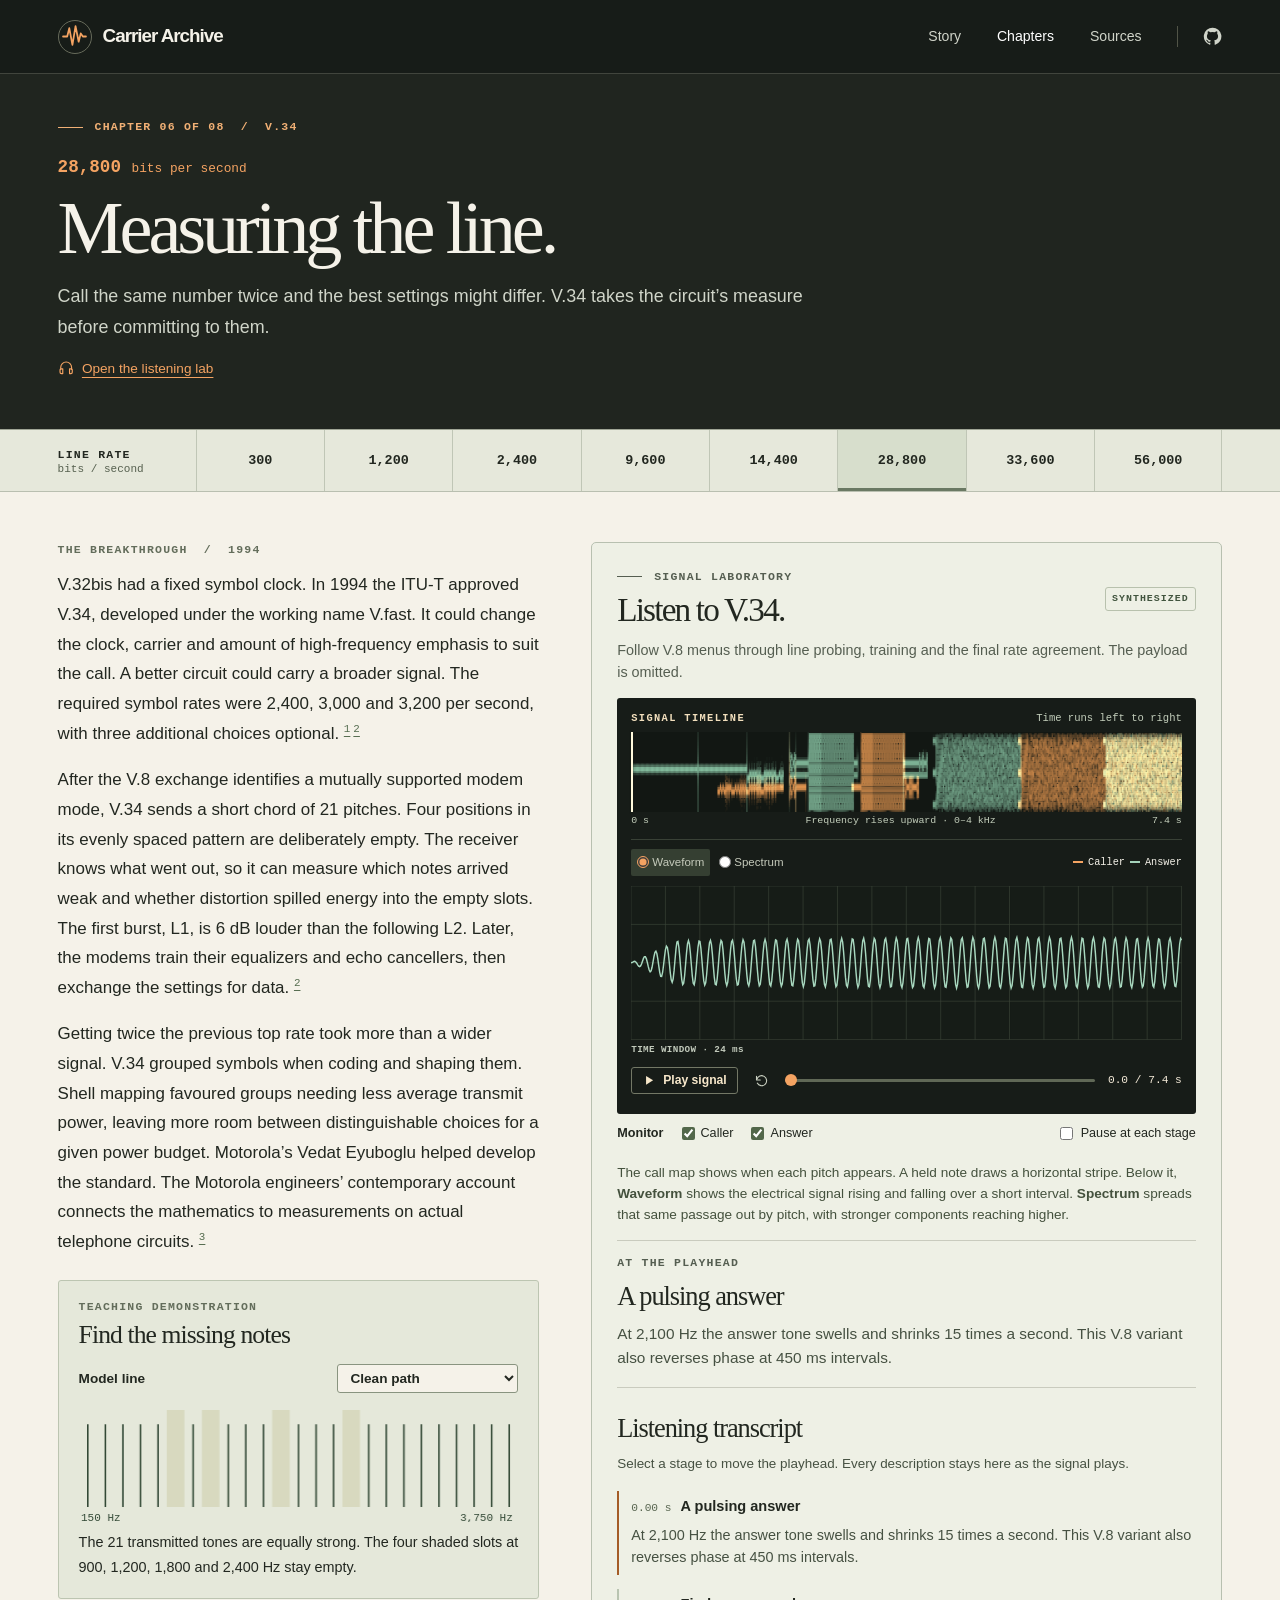
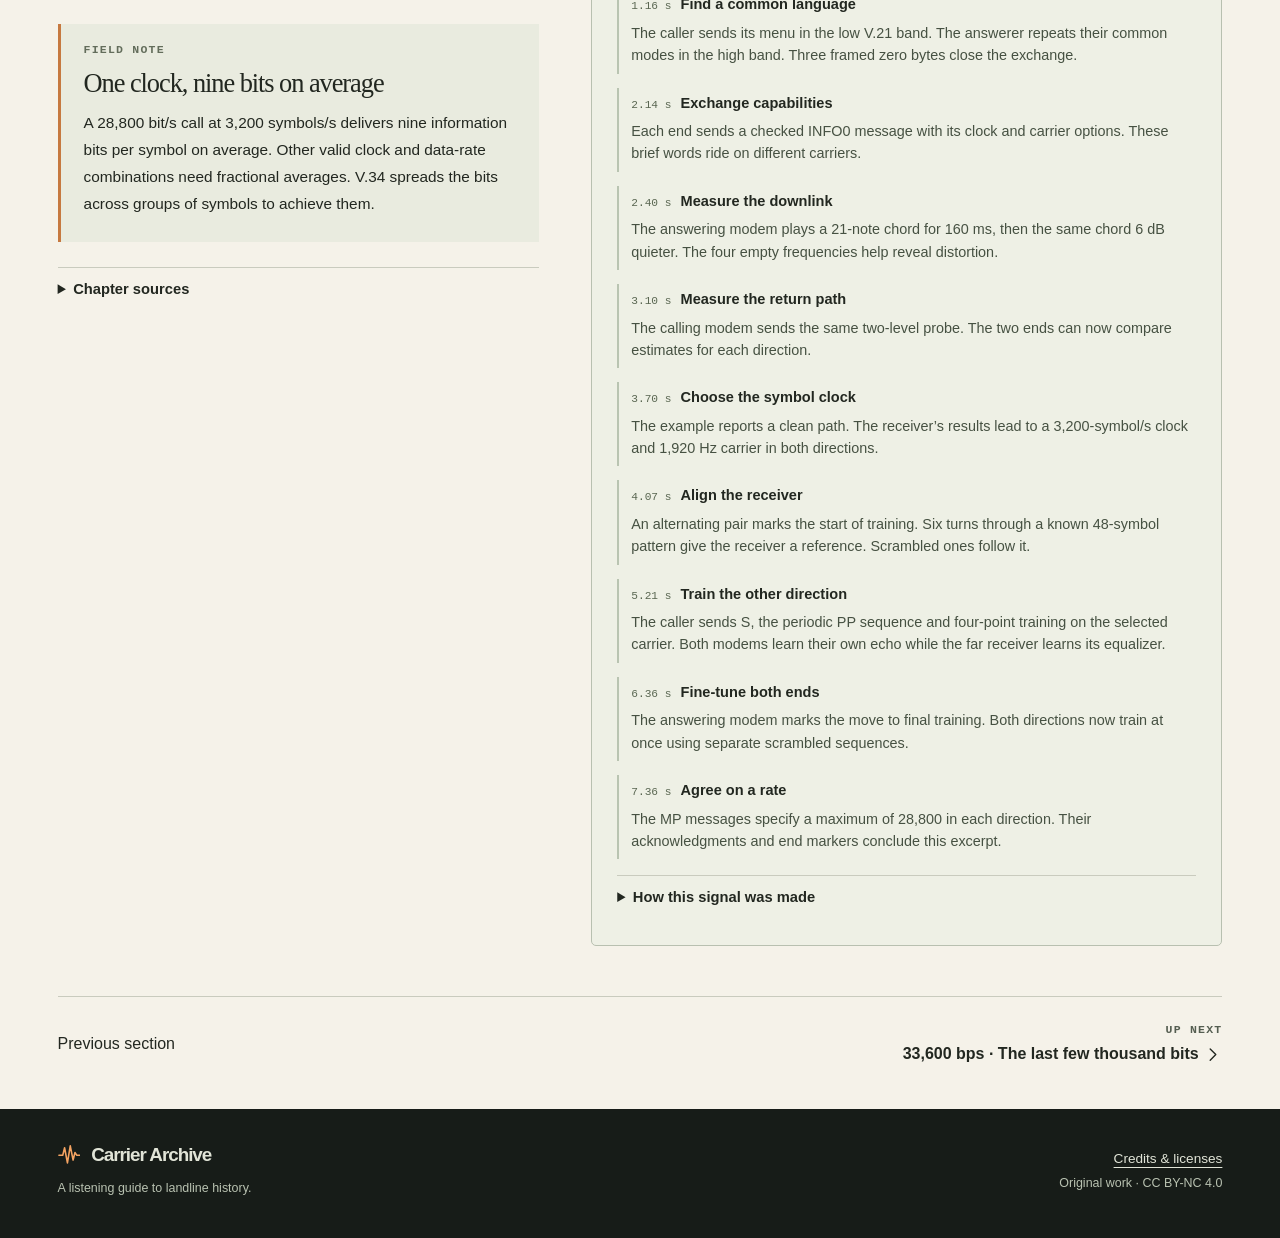
<file: chapters/28800.html>
<!doctype html><html lang="en"><head><meta charset="utf-8"><meta name="viewport" content="width=device-width, initial-scale=1"><meta name="theme-color" content="#1d201c"><meta name="description" content="Explore eight generations of dial-up modems through annotated synthesized signals, archival photographs and the engineering behind the handshake."><title>28,800 bps · Measuring the line · Carrier Archive</title><link rel="icon" href="../assets/mark.svg"><link rel="stylesheet" href="../style.css"><script type="module" src="../js/player.js"></script></head><body><a class="skip" href="#main">Skip to content</a><header class="mast"><div class="wrap mast-row"><a class="brand" href="../index.html"><span class="brandmark"><svg viewBox="0 0 24 24" class="icon" fill="none" stroke="currentColor" stroke-width="1.7" stroke-linecap="round" stroke-linejoin="round" aria-hidden="true"><path d="M1 12h4l2-8 3 16 3-18 3 15 2-8 2 3h3"/></svg></span> Carrier Archive</a><nav aria-label="Primary"><a class="" href="../index.html#origins">Story</a><a class="sel" href="../index.html#chapters">Chapters</a><a class="" href="../sources.html">Sources</a><a class="repo" href="https://github.com/ahknight/modems-astra-work-high" aria-label="GitHub repository"><svg viewBox="0 0 24 24" class="icon" fill="none" stroke="currentColor" stroke-width="1.7" stroke-linecap="round" stroke-linejoin="round" aria-hidden="true"><path fill="currentColor" stroke="none" d="M12 1a11 11 0 0 0-3.48 21.43c.55.1.75-.24.75-.53v-2.05c-3.07.67-3.72-1.3-3.72-1.3-.5-1.28-1.22-1.62-1.22-1.62-1-.68.08-.67.08-.67 1.1.08 1.69 1.14 1.69 1.14.98 1.69 2.58 1.2 3.21.92.1-.71.39-1.2.7-1.47-2.46-.28-5.04-1.23-5.04-5.47 0-1.21.43-2.2 1.14-2.97-.11-.28-.49-1.4.11-2.92 0 0 .93-.3 3.03 1.13a10.47 10.47 0 0 1 5.5 0c2.1-1.43 3.03-1.13 3.03-1.13.6 1.52.22 2.64.11 2.92.71.77 1.14 1.76 1.14 2.97 0 4.25-2.59 5.18-5.06 5.45.4.35.75 1.03.75 2.08v3.07c0 .3.2.64.76.53A11 11 0 0 0 12 1z"/></svg></a></nav></div></header><main id="main"><div class="chapter-head"><div class="wrap"><div class="eyebrow"><span class="rule"></span>CHAPTER 06 OF 08 &nbsp;/&nbsp; V.34</div><div class="chapter-meta">28,800 <span>bits per second</span></div><h1>Measuring the line.</h1><p>Call the same number twice and the best settings might differ. V.34 takes the circuit’s measure before committing to them.</p><a class="jump-lab" href="#laboratory"><svg viewBox="0 0 24 24" class="icon" fill="none" stroke="currentColor" stroke-width="1.7" stroke-linecap="round" stroke-linejoin="round" aria-hidden="true"><path d="M4 14v-3a8 8 0 0 1 16 0v3M4 13h3v7H5a2 2 0 0 1-2-2v-3a2 2 0 0 1 1-2zm16 0h-3v7h2a2 2 0 0 0 2-2v-3a2 2 0 0 0-1-2z"/></svg> Open the listening lab</a></div></div><nav class="rate-nav" aria-label="Browse by line rate"><div class="wrap rate-inner"><span class="rail-label">LINE RATE <small>bits / second</small></span><div class="rates"><a class="" href="../chapters/300.html" aria-label="300 bits per second, Bell 103">300</a><a class="" href="../chapters/1200.html" aria-label="1,200 bits per second, V.22">1,200</a><a class="" href="../chapters/2400.html" aria-label="2,400 bits per second, V.22bis">2,400</a><a class="" href="../chapters/9600.html" aria-label="9,600 bits per second, V.32">9,600</a><a class="" href="../chapters/14400.html" aria-label="14,400 bits per second, V.32bis">14,400</a><a class="current" href="../chapters/28800.html" aria-label="28,800 bits per second, V.34">28,800</a><a class="" href="../chapters/33600.html" aria-label="33,600 bits per second, V.34 revised">33,600</a><a class="" href="../chapters/56000.html" aria-label="56,000 bits per second, V.90">56,000</a></div></div></nav><div class="chapter-layout wrap"><article class="editorial"><div class="small-label">THE BREAKTHROUGH &nbsp;/&nbsp; 1994</div><p>V.32bis had a fixed symbol clock. In 1994 the ITU-T approved V.34, developed under the working name V.fast. It could change the clock, carrier and amount of high-frequency emphasis to suit the call. A better circuit could carry a broader signal. The required symbol rates were 2,400, 3,000 and 3,200 per second, with three additional choices optional. <sup class="citations"><a href="https://www.itu.int/ITU-T/recommendations/rec.aspx?rec=2756" title="ITU · Original V.34 approval under working name V.fast" aria-label="Source 1: ITU · Original V.34 approval under working name V.fast">1</a><a href="https://www.itu.int/rec/dologin_pub.asp?id=T-REC-V.34-199409-S%21%21PDF-E&amp;lang=s&amp;type=items" title="ITU-T · Original V.34 (1994), §§5, 9–11 and probing table" aria-label="Source 2: ITU-T · Original V.34 (1994), §§5, 9–11 and probing table">2</a></sup></p><p>After the V.8 exchange identifies a mutually supported modem mode, V.34 sends a short chord of 21 pitches. Four positions in its evenly spaced pattern are deliberately empty. The receiver knows what went out, so it can measure which notes arrived weak and whether distortion spilled energy into the empty slots. The first burst, L1, is 6 dB louder than the following L2. Later, the modems train their equalizers and echo cancellers, then exchange the settings for data. <sup class="citations"><a href="https://www.itu.int/rec/dologin_pub.asp?id=T-REC-V.34-199409-S%21%21PDF-E&amp;lang=s&amp;type=items" title="ITU-T · Original V.34 (1994), §§5, 9–11 and probing table" aria-label="Source 2: ITU-T · Original V.34 (1994), §§5, 9–11 and probing table">2</a></sup></p><p>Getting twice the previous top rate took more than a wider signal. V.34 grouped symbols when coding and shaping them. Shell mapping favoured groups needing less average transmit power, leaving more room between distinguishable choices for a given power budget. Motorola’s Vedat Eyuboglu helped develop the standard. The Motorola engineers’ contemporary account connects the mathematics to measurements on actual telephone circuits. <sup class="citations"><a href="https://device.report/m/b20d3eea0a5c149a573acdb50c3b4edfe935928d7936b1db4b72565df5882e3d.pdf" title="Forney, Brown, Eyuboglu &amp; Moran · The V.34 High-Speed Modem Standard, IEEE (1996)" aria-label="Source 3: Forney, Brown, Eyuboglu &amp; Moran · The V.34 High-Speed Modem Standard, IEEE (1996)">3</a></sup></p><section class="bench" data-bench="28800"><div class="small-label">TEACHING DEMONSTRATION</div><h3>Find the missing notes</h3><label>Model line <select><option>Clean path</option><option>High notes attenuated</option><option>Overloaded amplifier</option></select></label><canvas aria-label="Find the missing notes. The result is explained immediately below." role="img"></canvas><p class="bench-result" aria-live="polite"></p><noscript><p>The historical explanation above describes this mechanism. Enable JavaScript to try different inputs.</p></noscript></section><aside><div class="small-label">FIELD NOTE</div><h3>One clock, nine bits on average</h3><p>A 28,800 bit/s call at 3,200 symbols/s delivers nine information bits per symbol on average. Other valid clock and data-rate combinations need fractional averages. V.34 spreads the bits across groups of symbols to achieve them.</p></aside><details><summary>Chapter sources</summary><ul class="refs"><li><a href="https://www.itu.int/ITU-T/recommendations/rec.aspx?rec=2756">ITU · Original V.34 approval under working name V.fast</a></li><li><a href="https://www.itu.int/rec/dologin_pub.asp?id=T-REC-V.34-199409-S%21%21PDF-E&amp;lang=s&amp;type=items">ITU-T · Original V.34 (1994), §§5, 9–11 and probing table</a></li><li><a href="https://device.report/m/b20d3eea0a5c149a573acdb50c3b4edfe935928d7936b1db4b72565df5882e3d.pdf">Forney, Brown, Eyuboglu &amp; Moran · The V.34 High-Speed Modem Standard, IEEE (1996)</a></li></ul></details></article><section class="lab" id="laboratory" data-player="28800" aria-label="V.34 signal laboratory"><div class="lab-header"><div><div class="eyebrow"><span class="rule"></span>SIGNAL LABORATORY</div><h2>Listen to V.34.</h2></div><span class="mode-pill">Synthesized</span></div><p class="model-scope">Follow V.8 menus through line probing, training and the final rate agreement. The payload is omitted.</p><div class="scope-box"><div class="map-title"><b>SIGNAL TIMELINE</b><span>Time runs left to right</span></div><div class="map-window"><canvas data-map aria-label="Full-call map of signal energy by time and frequency. The stage transcript provides a text equivalent." role="img"></canvas><i data-cursor></i></div><div class="map-key"><span>0 s</span><span>Frequency rises upward · 0–4 kHz</span><span data-end></span></div><div class="scope-tools"><fieldset><legend class="sr">Display</legend><label><input type="radio" name="view" value="wave" checked> Waveform</label><label><input type="radio" name="view" value="spectrum"> Spectrum</label></fieldset><div class="scope-legend"><span class="swatch amber"></span>Caller <span class="swatch teal"></span>Answer</div></div><canvas data-scope role="img" aria-label="Synchronized signal plot. Each stage is described in the listening transcript below."></canvas><div class="scope-axis" data-axis>TIME WINDOW · 24 ms</div><div class="transport"><button type="button" class="play" data-play aria-label="Play signal"><svg viewBox="0 0 24 24" class="icon" fill="none" stroke="currentColor" stroke-width="1.7" stroke-linecap="round" stroke-linejoin="round" aria-hidden="true"><path d="M7 4.5v15l12-7.5z" fill="currentColor" stroke="none"/></svg><span>Play signal</span></button><button type="button" class="restart" data-restart aria-label="Restart signal" title="Restart signal"><svg viewBox="0 0 24 24" class="icon" fill="none" stroke="currentColor" stroke-width="1.7" stroke-linecap="round" stroke-linejoin="round" aria-hidden="true"><path d="M4 5v6h6"/><path d="M4.5 10a8 8 0 1 1 .7 6"/></svg></button><label class="seek"><span class="sr">Signal position in seconds</span><input data-seek type="range" min="0" max="1" step=".001" value="0"></label><span class="clock" data-clock>0:00</span></div><span class="sr" data-status role="status"></span></div><div class="mix"><strong>Monitor</strong><label><input type="checkbox" checked data-track="caller"> Caller</label><label><input type="checkbox" checked data-track="answer"> Answer</label><label class="step-mode"><input type="checkbox" data-step> Pause at each stage</label></div><p class="plot-help">The call map shows when each pitch appears. A held note draws a horizontal stripe. Below it, <b>Waveform</b> shows the electrical signal rising and falling over a short interval. <b>Spectrum</b> spreads that same passage out by pitch, with stronger components reaching higher.</p><div class="now"><span class="eyebrow">AT THE PLAYHEAD</span><h3 data-current>Signal ready</h3><p data-detail>Read the stage descriptions below or play the signal.</p></div><noscript><p>Playback and plotting require JavaScript. The complete listening transcript follows.</p></noscript><h3 class="stage-heading">Listening transcript</h3><p class="tip">Select a stage to move the playhead. Every description stays here as the signal plays.</p><ol class="stages"><li><button type="button" data-stage="0" aria-label="Seek to A pulsing answer"><span>0.00 s</span>A pulsing answer</button><p>At 2,100 Hz the answer tone swells and shrinks 15 times a second. This V.8 variant also reverses phase at 450 ms intervals.</p></li><li><button type="button" data-stage="1" aria-label="Seek to Find a common language"><span>1.16 s</span>Find a common language</button><p>The caller sends its menu in the low V.21 band. The answerer repeats their common modes in the high band. Three framed zero bytes close the exchange.</p></li><li><button type="button" data-stage="2" aria-label="Seek to Exchange capabilities"><span>2.14 s</span>Exchange capabilities</button><p>Each end sends a checked INFO0 message with its clock and carrier options. These brief words ride on different carriers.</p></li><li><button type="button" data-stage="3" aria-label="Seek to Measure the downlink"><span>2.40 s</span>Measure the downlink</button><p>The answering modem plays a 21-note chord for 160 ms, then the same chord 6 dB quieter. The four empty frequencies help reveal distortion.</p></li><li><button type="button" data-stage="4" aria-label="Seek to Measure the return path"><span>3.10 s</span>Measure the return path</button><p>The calling modem sends the same two-level probe. The two ends can now compare estimates for each direction.</p></li><li><button type="button" data-stage="5" aria-label="Seek to Choose the symbol clock"><span>3.70 s</span>Choose the symbol clock</button><p>The example reports a clean path. The receiver’s results lead to a 3,200-symbol/s clock and 1,920 Hz carrier in both directions.</p></li><li><button type="button" data-stage="6" aria-label="Seek to Align the receiver"><span>4.07 s</span>Align the receiver</button><p>An alternating pair marks the start of training. Six turns through a known 48-symbol pattern give the receiver a reference. Scrambled ones follow it.</p></li><li><button type="button" data-stage="7" aria-label="Seek to Train the other direction"><span>5.21 s</span>Train the other direction</button><p>The caller sends S, the periodic PP sequence and four-point training on the selected carrier. Both modems learn their own echo while the far receiver learns its equalizer.</p></li><li><button type="button" data-stage="8" aria-label="Seek to Fine-tune both ends"><span>6.36 s</span>Fine-tune both ends</button><p>The answering modem marks the move to final training. Both directions now train at once using separate scrambled sequences.</p></li><li><button type="button" data-stage="9" aria-label="Seek to Agree on a rate"><span>7.36 s</span>Agree on a rate</button><p>The MP messages specify a maximum of 28,800 in each direction. Their acknowledgments and end markers conclude this excerpt.</p></li></ol><details class="method"><summary>How this signal was made</summary><p>Synthesized V.8 menus, V.34 INFO messages with CRC, phase-reversal ranging, L1/L2, S, PP, four-point TRN, J, MP acknowledgments and E. This fixed clean-line scenario selects symmetric rates, zero frequency offset and no vendor-specific training. Pulse shaping, levels, receiver timing and training lengths are illustrative. Stops before the trellis-coded B1 preamble and payload. No recording or added noise.</p><ul class="refs"><li><a href="https://www.itu.int/rec/dologin_pub.asp?id=T-REC-V.8-199409-S%21%21PDF-E&amp;lang=e&amp;type=items">V.8 (1994), Tables 1–4 and call procedures</a></li><li><a href="https://www.itu.int/rec/dologin_pub.asp?id=T-REC-V.34-199409-S%21%21PDF-E&amp;lang=e&amp;type=items">V.34 (1994), §§5, 7, 10–11 and Tables 14–20</a></li></ul></details></section></div><nav class="chapter-bottom wrap" aria-label="Reading sequence"><a href="14400.html">Previous section</a><a href="33600.html"><small>UP NEXT</small>33,600 bps · The last few thousand bits <svg viewBox="0 0 24 24" class="icon" fill="none" stroke="currentColor" stroke-width="1.7" stroke-linecap="round" stroke-linejoin="round" aria-hidden="true"><path d="m9 5 7 7-7 7"/></svg></a></nav></main><footer><div class="wrap footer-in"><div><a class="brand" href="../index.html"><svg viewBox="0 0 24 24" class="icon" fill="none" stroke="currentColor" stroke-width="1.7" stroke-linecap="round" stroke-linejoin="round" aria-hidden="true"><path d="M1 12h4l2-8 3 16 3-18 3 15 2-8 2 3h3"/></svg> Carrier Archive</a><p>A listening guide to landline history.</p></div><div><a href="../sources.html#rights">Credits &amp; licenses</a><span>Original work · CC BY-NC 4.0</span></div></div></footer></body></html>
</file>
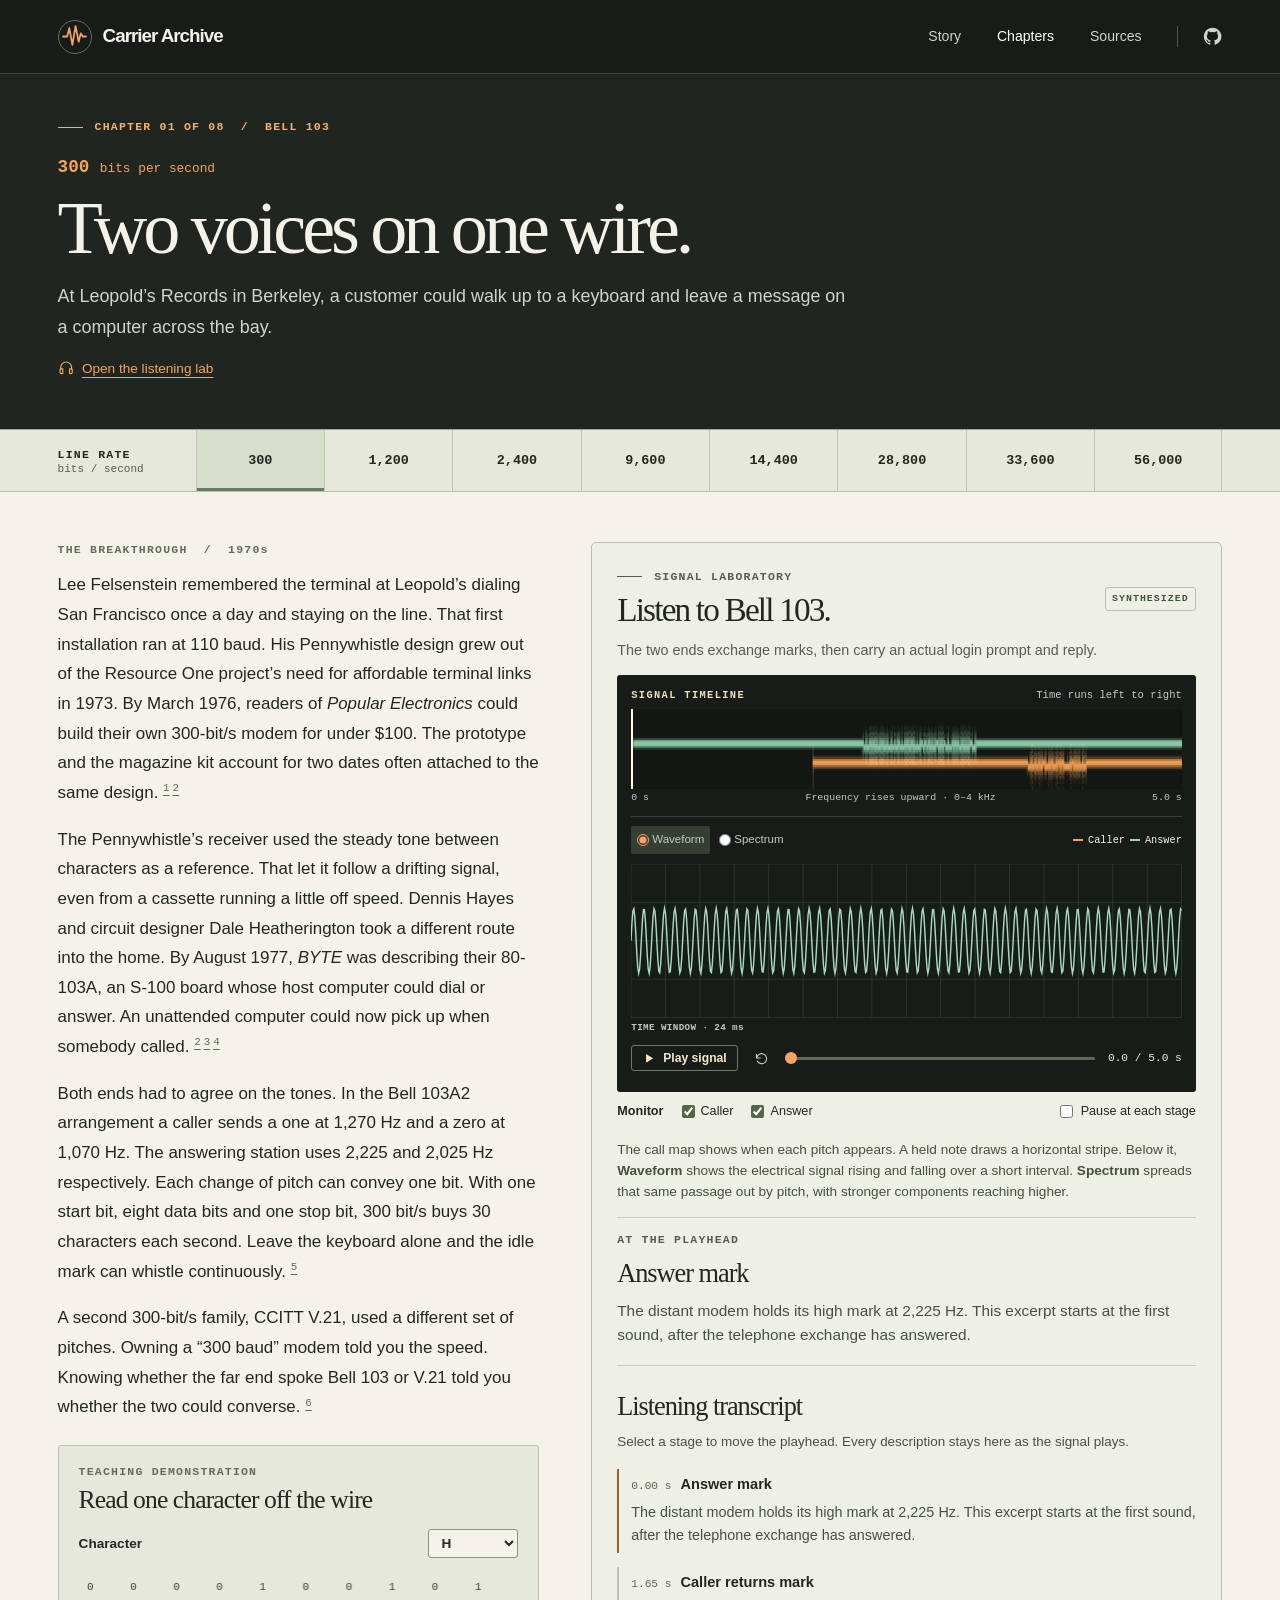
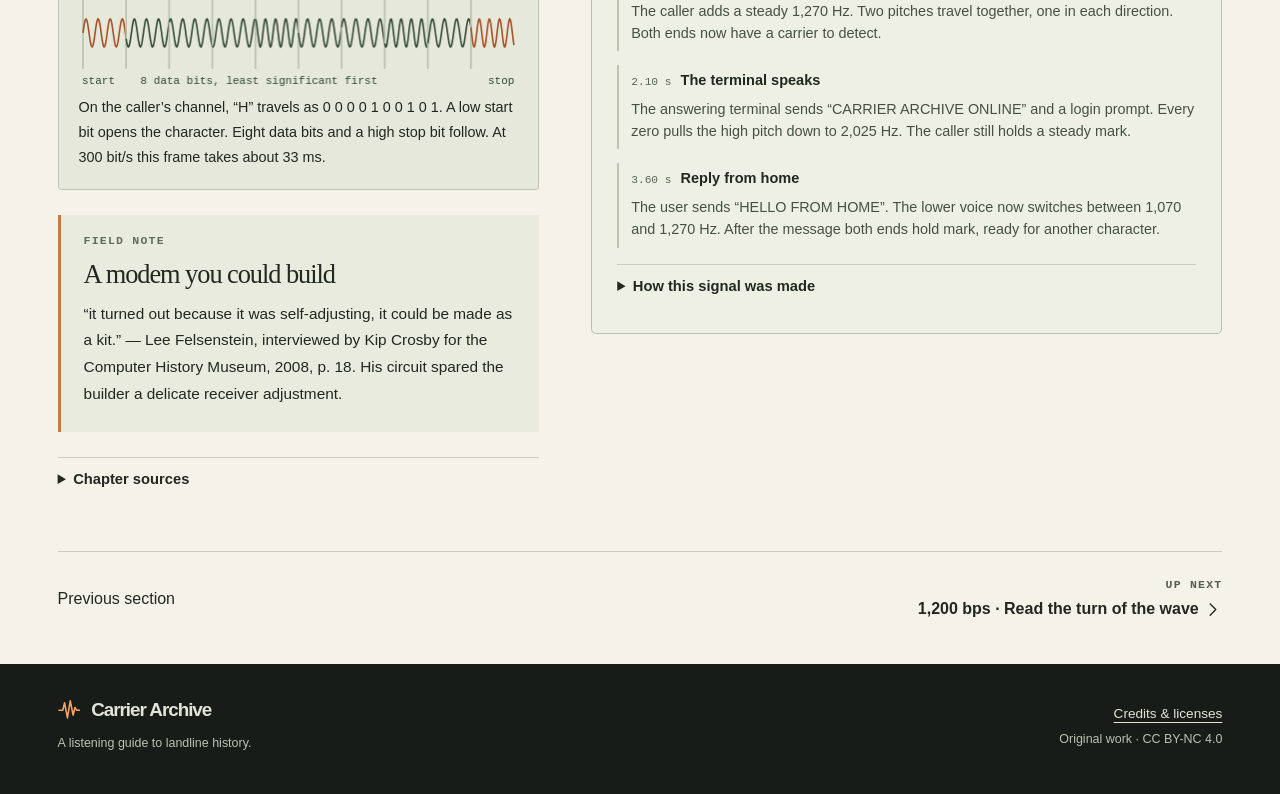
<file: chapters/300.html>
<!doctype html><html lang="en"><head><meta charset="utf-8"><meta name="viewport" content="width=device-width, initial-scale=1"><meta name="theme-color" content="#1d201c"><meta name="description" content="Explore eight generations of dial-up modems through annotated synthesized signals, archival photographs and the engineering behind the handshake."><title>300 bps · Two voices on one wire · Carrier Archive</title><link rel="icon" href="../assets/mark.svg"><link rel="stylesheet" href="../style.css"><script type="module" src="../js/player.js"></script></head><body><a class="skip" href="#main">Skip to content</a><header class="mast"><div class="wrap mast-row"><a class="brand" href="../index.html"><span class="brandmark"><svg viewBox="0 0 24 24" class="icon" fill="none" stroke="currentColor" stroke-width="1.7" stroke-linecap="round" stroke-linejoin="round" aria-hidden="true"><path d="M1 12h4l2-8 3 16 3-18 3 15 2-8 2 3h3"/></svg></span> Carrier Archive</a><nav aria-label="Primary"><a class="" href="../index.html#origins">Story</a><a class="sel" href="../index.html#chapters">Chapters</a><a class="" href="../sources.html">Sources</a><a class="repo" href="https://github.com/ahknight/modems-astra-work-high" aria-label="GitHub repository"><svg viewBox="0 0 24 24" class="icon" fill="none" stroke="currentColor" stroke-width="1.7" stroke-linecap="round" stroke-linejoin="round" aria-hidden="true"><path fill="currentColor" stroke="none" d="M12 1a11 11 0 0 0-3.48 21.43c.55.1.75-.24.75-.53v-2.05c-3.07.67-3.72-1.3-3.72-1.3-.5-1.28-1.22-1.62-1.22-1.62-1-.68.08-.67.08-.67 1.1.08 1.69 1.14 1.69 1.14.98 1.69 2.58 1.2 3.21.92.1-.71.39-1.2.7-1.47-2.46-.28-5.04-1.23-5.04-5.47 0-1.21.43-2.2 1.14-2.97-.11-.28-.49-1.4.11-2.92 0 0 .93-.3 3.03 1.13a10.47 10.47 0 0 1 5.5 0c2.1-1.43 3.03-1.13 3.03-1.13.6 1.52.22 2.64.11 2.92.71.77 1.14 1.76 1.14 2.97 0 4.25-2.59 5.18-5.06 5.45.4.35.75 1.03.75 2.08v3.07c0 .3.2.64.76.53A11 11 0 0 0 12 1z"/></svg></a></nav></div></header><main id="main"><div class="chapter-head"><div class="wrap"><div class="eyebrow"><span class="rule"></span>CHAPTER 01 OF 08 &nbsp;/&nbsp; BELL 103</div><div class="chapter-meta">300 <span>bits per second</span></div><h1>Two voices on one wire.</h1><p>At Leopold’s Records in Berkeley, a customer could walk up to a keyboard and leave a message on a computer across the bay.</p><a class="jump-lab" href="#laboratory"><svg viewBox="0 0 24 24" class="icon" fill="none" stroke="currentColor" stroke-width="1.7" stroke-linecap="round" stroke-linejoin="round" aria-hidden="true"><path d="M4 14v-3a8 8 0 0 1 16 0v3M4 13h3v7H5a2 2 0 0 1-2-2v-3a2 2 0 0 1 1-2zm16 0h-3v7h2a2 2 0 0 0 2-2v-3a2 2 0 0 0-1-2z"/></svg> Open the listening lab</a></div></div><nav class="rate-nav" aria-label="Browse by line rate"><div class="wrap rate-inner"><span class="rail-label">LINE RATE <small>bits / second</small></span><div class="rates"><a class="current" href="../chapters/300.html" aria-label="300 bits per second, Bell 103">300</a><a class="" href="../chapters/1200.html" aria-label="1,200 bits per second, V.22">1,200</a><a class="" href="../chapters/2400.html" aria-label="2,400 bits per second, V.22bis">2,400</a><a class="" href="../chapters/9600.html" aria-label="9,600 bits per second, V.32">9,600</a><a class="" href="../chapters/14400.html" aria-label="14,400 bits per second, V.32bis">14,400</a><a class="" href="../chapters/28800.html" aria-label="28,800 bits per second, V.34">28,800</a><a class="" href="../chapters/33600.html" aria-label="33,600 bits per second, V.34 revised">33,600</a><a class="" href="../chapters/56000.html" aria-label="56,000 bits per second, V.90">56,000</a></div></div></nav><div class="chapter-layout wrap"><article class="editorial"><div class="small-label">THE BREAKTHROUGH &nbsp;/&nbsp; 1970s</div><p>Lee Felsenstein remembered the terminal at Leopold’s dialing San Francisco once a day and staying on the line. That first installation ran at 110 baud. His Pennywhistle design grew out of the Resource One project’s need for affordable terminal links in 1973. By March 1976, readers of <i>Popular Electronics</i> could build their own 300-bit/s modem for under $100. The prototype and the magazine kit account for two dates often attached to the same design. <sup class="citations"><a href="https://archive.computerhistory.org/resources/access/text/2012/10/102702231-05-01-acc.pdf#page=18" title="Lee Felsenstein · Computer History Museum oral history, pp. 12–18" aria-label="Source 1: Lee Felsenstein · Computer History Museum oral history, pp. 12–18">1</a><a href="https://nnty.fun/downloads/books/TAEL/MAGAZINES/TECHNICAL/DIY/Popular%20Electronics/1976/Poptronics-1976-03.pdf" title="Lee Felsenstein · Popular Electronics, March 1976, pp. 43–50" aria-label="Source 2: Lee Felsenstein · Popular Electronics, March 1976, pp. 43–50">2</a></sup></p><p>The Pennywhistle’s receiver used the steady tone between characters as a reference. That let it follow a drifting signal, even from a cassette running a little off speed. Dennis Hayes and circuit designer Dale Heatherington took a different route into the home. By August 1977, <i>BYTE</i> was describing their 80-103A, an S-100 board whose host computer could dial or answer. An unattended computer could now pick up when somebody called. <sup class="citations"><a href="https://nnty.fun/downloads/books/TAEL/MAGAZINES/TECHNICAL/DIY/Popular%20Electronics/1976/Poptronics-1976-03.pdf" title="Lee Felsenstein · Popular Electronics, March 1976, pp. 43–50" aria-label="Source 2: Lee Felsenstein · Popular Electronics, March 1976, pp. 43–50">2</a><a href="https://isaac.lsu.edu/byte/issues/197708_Byte_Magazine_Vol_02-08_Working_with_APL.pdf" title="BYTE · 80-103A product notice, August 1977" aria-label="Source 3: BYTE · 80-103A product notice, August 1977">3</a><a href="https://www.wa4dsy.net/heatherington/hayes/index.html" title="Dale Heatherington · founders, assembly and original flyer" aria-label="Source 4: Dale Heatherington · founders, assembly and original flyer">4</a></sup></p><p>Both ends had to agree on the tones. In the Bell 103A2 arrangement a caller sends a one at 1,270 Hz and a zero at 1,070 Hz. The answering station uses 2,225 and 2,025 Hz respectively. Each change of pitch can convey one bit. With one start bit, eight data bits and one stop bit, 300 bit/s buys 30 characters each second. Leave the keyboard alone and the idle mark can whistle continuously. <sup class="citations"><a href="https://bitsavers.org/communications/westernElectric/modems/591-014-100_Data_Set_103A_Identification_and_Operation_Jan67.pdf#page=2" title="Bell System Practices · 103A2 frequency assignments, Table A" aria-label="Source 5: Bell System Practices · 103A2 frequency assignments, Table A">5</a></sup></p><p>A second 300-bit/s family, CCITT V.21, used a different set of pitches. Owning a “300 baud” modem told you the speed. Knowing whether the far end spoke Bell 103 or V.21 told you whether the two could converse. <sup class="citations"><a href="https://www.itu.int/rec/T-REC-V.21-198811-I" title="CCITT · V.21, §§2–4, international 300-bit/s frequencies" aria-label="Source 6: CCITT · V.21, §§2–4, international 300-bit/s frequencies">6</a></sup></p><section class="bench" data-bench="300"><div class="small-label">TEACHING DEMONSTRATION</div><h3>Read one character off the wire</h3><label>Character <select><option>H</option><option>I</option><option>A</option><option>?</option></select></label><canvas aria-label="Read one character off the wire. The result is explained immediately below." role="img"></canvas><p class="bench-result" aria-live="polite"></p><noscript><p>The historical explanation above describes this mechanism. Enable JavaScript to try different inputs.</p></noscript></section><aside><div class="small-label">FIELD NOTE</div><h3>A modem you could build</h3><p>“it turned out because it was self-adjusting, it could be made as a kit.” — Lee Felsenstein, interviewed by Kip Crosby for the Computer History Museum, 2008, p. 18. His circuit spared the builder a delicate receiver adjustment.</p></aside><details><summary>Chapter sources</summary><ul class="refs"><li><a href="https://archive.computerhistory.org/resources/access/text/2012/10/102702231-05-01-acc.pdf#page=18">Lee Felsenstein · Computer History Museum oral history, pp. 12–18</a></li><li><a href="https://nnty.fun/downloads/books/TAEL/MAGAZINES/TECHNICAL/DIY/Popular%20Electronics/1976/Poptronics-1976-03.pdf">Lee Felsenstein · Popular Electronics, March 1976, pp. 43–50</a></li><li><a href="https://isaac.lsu.edu/byte/issues/197708_Byte_Magazine_Vol_02-08_Working_with_APL.pdf">BYTE · 80-103A product notice, August 1977</a></li><li><a href="https://www.wa4dsy.net/heatherington/hayes/index.html">Dale Heatherington · founders, assembly and original flyer</a></li><li><a href="https://bitsavers.org/communications/westernElectric/modems/591-014-100_Data_Set_103A_Identification_and_Operation_Jan67.pdf#page=2">Bell System Practices · 103A2 frequency assignments, Table A</a></li><li><a href="https://www.itu.int/rec/T-REC-V.21-198811-I">CCITT · V.21, §§2–4, international 300-bit/s frequencies</a></li></ul></details></article><section class="lab" id="laboratory" data-player="300" aria-label="Bell 103 signal laboratory"><div class="lab-header"><div><div class="eyebrow"><span class="rule"></span>SIGNAL LABORATORY</div><h2>Listen to Bell 103.</h2></div><span class="mode-pill">Synthesized</span></div><p class="model-scope">The two ends exchange marks, then carry an actual login prompt and reply.</p><div class="scope-box"><div class="map-title"><b>SIGNAL TIMELINE</b><span>Time runs left to right</span></div><div class="map-window"><canvas data-map aria-label="Full-call map of signal energy by time and frequency. The stage transcript provides a text equivalent." role="img"></canvas><i data-cursor></i></div><div class="map-key"><span>0 s</span><span>Frequency rises upward · 0–4 kHz</span><span data-end></span></div><div class="scope-tools"><fieldset><legend class="sr">Display</legend><label><input type="radio" name="view" value="wave" checked> Waveform</label><label><input type="radio" name="view" value="spectrum"> Spectrum</label></fieldset><div class="scope-legend"><span class="swatch amber"></span>Caller <span class="swatch teal"></span>Answer</div></div><canvas data-scope role="img" aria-label="Synchronized signal plot. Each stage is described in the listening transcript below."></canvas><div class="scope-axis" data-axis>TIME WINDOW · 24 ms</div><div class="transport"><button type="button" class="play" data-play aria-label="Play signal"><svg viewBox="0 0 24 24" class="icon" fill="none" stroke="currentColor" stroke-width="1.7" stroke-linecap="round" stroke-linejoin="round" aria-hidden="true"><path d="M7 4.5v15l12-7.5z" fill="currentColor" stroke="none"/></svg><span>Play signal</span></button><button type="button" class="restart" data-restart aria-label="Restart signal" title="Restart signal"><svg viewBox="0 0 24 24" class="icon" fill="none" stroke="currentColor" stroke-width="1.7" stroke-linecap="round" stroke-linejoin="round" aria-hidden="true"><path d="M4 5v6h6"/><path d="M4.5 10a8 8 0 1 1 .7 6"/></svg></button><label class="seek"><span class="sr">Signal position in seconds</span><input data-seek type="range" min="0" max="1" step=".001" value="0"></label><span class="clock" data-clock>0:00</span></div><span class="sr" data-status role="status"></span></div><div class="mix"><strong>Monitor</strong><label><input type="checkbox" checked data-track="caller"> Caller</label><label><input type="checkbox" checked data-track="answer"> Answer</label><label class="step-mode"><input type="checkbox" data-step> Pause at each stage</label></div><p class="plot-help">The call map shows when each pitch appears. A held note draws a horizontal stripe. Below it, <b>Waveform</b> shows the electrical signal rising and falling over a short interval. <b>Spectrum</b> spreads that same passage out by pitch, with stronger components reaching higher.</p><div class="now"><span class="eyebrow">AT THE PLAYHEAD</span><h3 data-current>Signal ready</h3><p data-detail>Read the stage descriptions below or play the signal.</p></div><noscript><p>Playback and plotting require JavaScript. The complete listening transcript follows.</p></noscript><h3 class="stage-heading">Listening transcript</h3><p class="tip">Select a stage to move the playhead. Every description stays here as the signal plays.</p><ol class="stages"><li><button type="button" data-stage="0" aria-label="Seek to Answer mark"><span>0.00 s</span>Answer mark</button><p>The distant modem holds its high mark at 2,225 Hz. This excerpt starts at the first sound, after the telephone exchange has answered.</p></li><li><button type="button" data-stage="1" aria-label="Seek to Caller returns mark"><span>1.65 s</span>Caller returns mark</button><p>The caller adds a steady 1,270 Hz. Two pitches travel together, one in each direction. Both ends now have a carrier to detect.</p></li><li><button type="button" data-stage="2" aria-label="Seek to The terminal speaks"><span>2.10 s</span>The terminal speaks</button><p>The answering terminal sends “CARRIER ARCHIVE ONLINE” and a login prompt. Every zero pulls the high pitch down to 2,025 Hz. The caller still holds a steady mark.</p></li><li><button type="button" data-stage="3" aria-label="Seek to Reply from home"><span>3.60 s</span>Reply from home</button><p>The user sends “HELLO FROM HOME”. The lower voice now switches between 1,070 and 1,270 Hz. After the message both ends hold mark, ready for another character.</p></li></ol><details class="method"><summary>How this signal was made</summary><p>Reconstruction of a Bell 103A2 channel establishment, starting with the answer mark. The caller is already in data mode. The nominal 150 ms carrier-detection interval and additional 1.5 s wait come from Bell’s interface sequence. Payloads and typing delays are illustrative. Both messages are encoded at 300 bit/s, with one start bit, eight data bits and one stop bit. This is an ideal electrical signal with no acoustic-cup or line distortion.</p><ul class="refs"><li><a href="https://bitsavers.org/communications/westernElectric/modems/591-014-100_Data_Set_103A_Identification_and_Operation_Jan67.pdf">Bell System Practices 591-014-100, Table A · tone assignments</a></li><li><a href="https://bitsavers.org/communications/westernElectric/modems/103A_Interface_Specification_Feb67.pdf">Bell System 103A interface specification, §6.2 · channel establishment</a></li></ul></details></section></div><nav class="chapter-bottom wrap" aria-label="Reading sequence"><a href="../index.html#origins">Previous section</a><a href="1200.html"><small>UP NEXT</small>1,200 bps · Read the turn of the wave <svg viewBox="0 0 24 24" class="icon" fill="none" stroke="currentColor" stroke-width="1.7" stroke-linecap="round" stroke-linejoin="round" aria-hidden="true"><path d="m9 5 7 7-7 7"/></svg></a></nav></main><footer><div class="wrap footer-in"><div><a class="brand" href="../index.html"><svg viewBox="0 0 24 24" class="icon" fill="none" stroke="currentColor" stroke-width="1.7" stroke-linecap="round" stroke-linejoin="round" aria-hidden="true"><path d="M1 12h4l2-8 3 16 3-18 3 15 2-8 2 3h3"/></svg> Carrier Archive</a><p>A listening guide to landline history.</p></div><div><a href="../sources.html#rights">Credits &amp; licenses</a><span>Original work · CC BY-NC 4.0</span></div></div></footer></body></html>
</file>
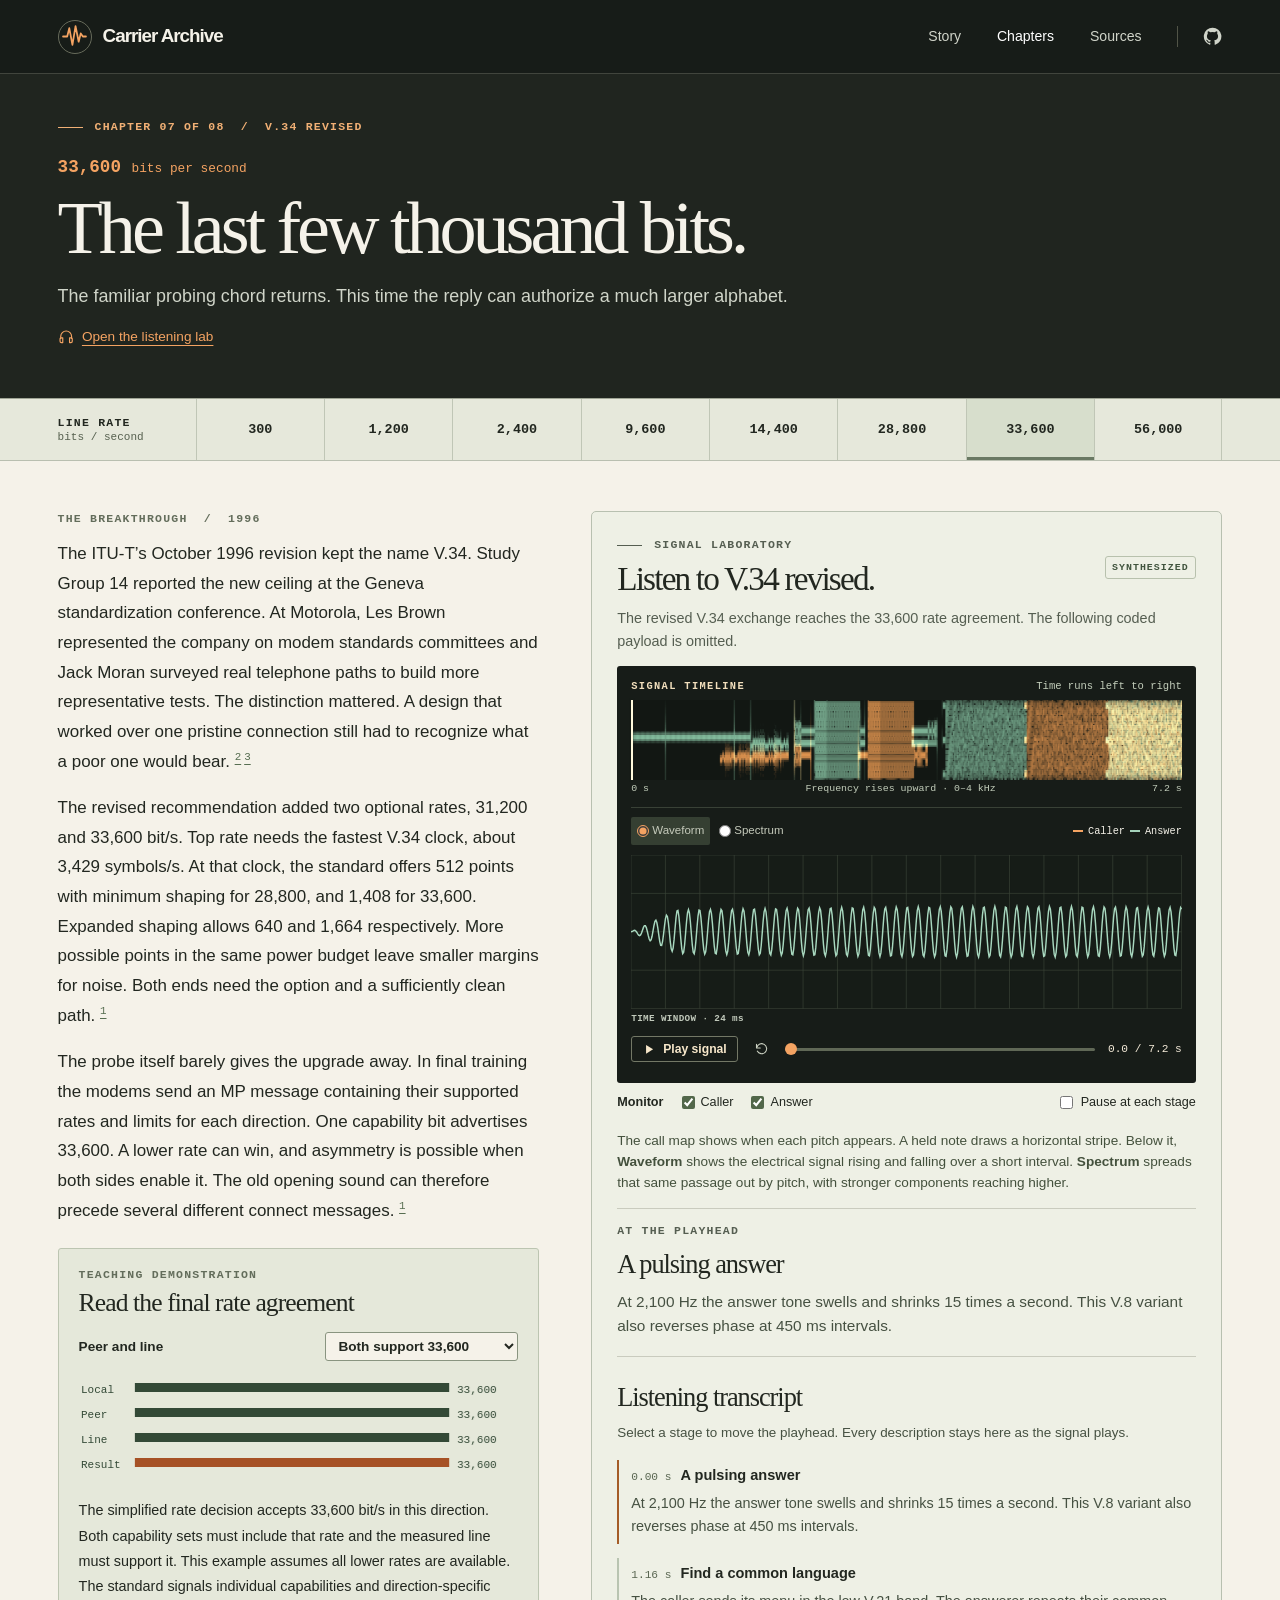
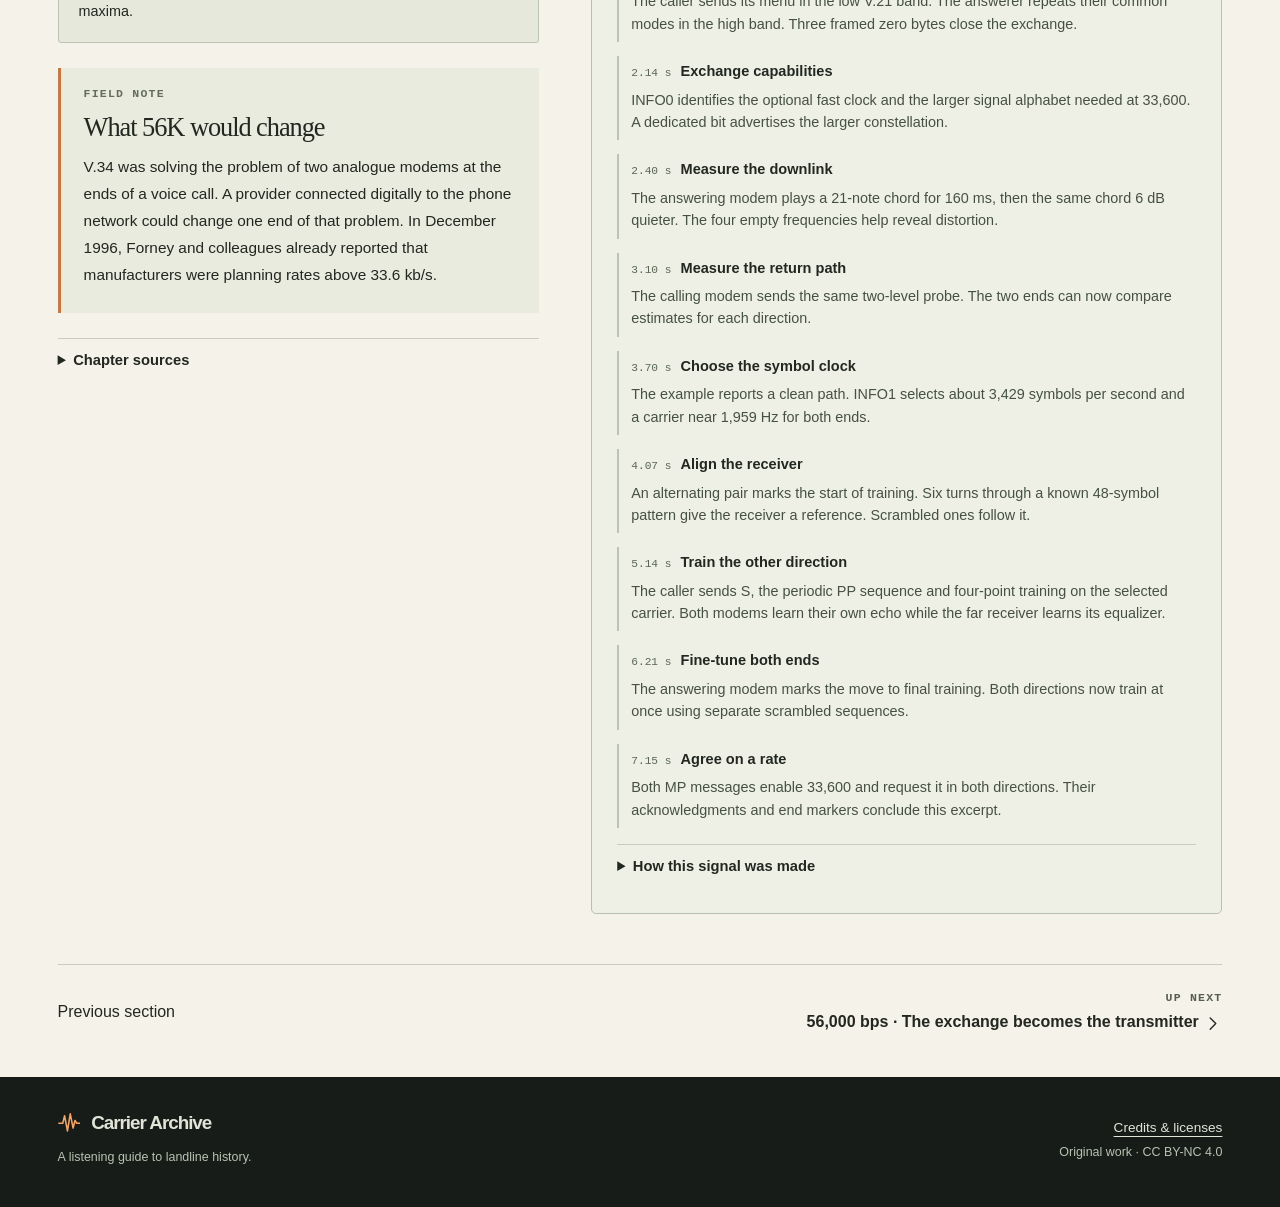
<file: chapters/33600.html>
<!doctype html><html lang="en"><head><meta charset="utf-8"><meta name="viewport" content="width=device-width, initial-scale=1"><meta name="theme-color" content="#1d201c"><meta name="description" content="Explore eight generations of dial-up modems through annotated synthesized signals, archival photographs and the engineering behind the handshake."><title>33,600 bps · The last few thousand bits · Carrier Archive</title><link rel="icon" href="../assets/mark.svg"><link rel="stylesheet" href="../style.css"><script type="module" src="../js/player.js"></script></head><body><a class="skip" href="#main">Skip to content</a><header class="mast"><div class="wrap mast-row"><a class="brand" href="../index.html"><span class="brandmark"><svg viewBox="0 0 24 24" class="icon" fill="none" stroke="currentColor" stroke-width="1.7" stroke-linecap="round" stroke-linejoin="round" aria-hidden="true"><path d="M1 12h4l2-8 3 16 3-18 3 15 2-8 2 3h3"/></svg></span> Carrier Archive</a><nav aria-label="Primary"><a class="" href="../index.html#origins">Story</a><a class="sel" href="../index.html#chapters">Chapters</a><a class="" href="../sources.html">Sources</a><a class="repo" href="https://github.com/ahknight/modems-astra-work-high" aria-label="GitHub repository"><svg viewBox="0 0 24 24" class="icon" fill="none" stroke="currentColor" stroke-width="1.7" stroke-linecap="round" stroke-linejoin="round" aria-hidden="true"><path fill="currentColor" stroke="none" d="M12 1a11 11 0 0 0-3.48 21.43c.55.1.75-.24.75-.53v-2.05c-3.07.67-3.72-1.3-3.72-1.3-.5-1.28-1.22-1.62-1.22-1.62-1-.68.08-.67.08-.67 1.1.08 1.69 1.14 1.69 1.14.98 1.69 2.58 1.2 3.21.92.1-.71.39-1.2.7-1.47-2.46-.28-5.04-1.23-5.04-5.47 0-1.21.43-2.2 1.14-2.97-.11-.28-.49-1.4.11-2.92 0 0 .93-.3 3.03 1.13a10.47 10.47 0 0 1 5.5 0c2.1-1.43 3.03-1.13 3.03-1.13.6 1.52.22 2.64.11 2.92.71.77 1.14 1.76 1.14 2.97 0 4.25-2.59 5.18-5.06 5.45.4.35.75 1.03.75 2.08v3.07c0 .3.2.64.76.53A11 11 0 0 0 12 1z"/></svg></a></nav></div></header><main id="main"><div class="chapter-head"><div class="wrap"><div class="eyebrow"><span class="rule"></span>CHAPTER 07 OF 08 &nbsp;/&nbsp; V.34 REVISED</div><div class="chapter-meta">33,600 <span>bits per second</span></div><h1>The last few thousand bits.</h1><p>The familiar probing chord returns. This time the reply can authorize a much larger alphabet.</p><a class="jump-lab" href="#laboratory"><svg viewBox="0 0 24 24" class="icon" fill="none" stroke="currentColor" stroke-width="1.7" stroke-linecap="round" stroke-linejoin="round" aria-hidden="true"><path d="M4 14v-3a8 8 0 0 1 16 0v3M4 13h3v7H5a2 2 0 0 1-2-2v-3a2 2 0 0 1 1-2zm16 0h-3v7h2a2 2 0 0 0 2-2v-3a2 2 0 0 0-1-2z"/></svg> Open the listening lab</a></div></div><nav class="rate-nav" aria-label="Browse by line rate"><div class="wrap rate-inner"><span class="rail-label">LINE RATE <small>bits / second</small></span><div class="rates"><a class="" href="../chapters/300.html" aria-label="300 bits per second, Bell 103">300</a><a class="" href="../chapters/1200.html" aria-label="1,200 bits per second, V.22">1,200</a><a class="" href="../chapters/2400.html" aria-label="2,400 bits per second, V.22bis">2,400</a><a class="" href="../chapters/9600.html" aria-label="9,600 bits per second, V.32">9,600</a><a class="" href="../chapters/14400.html" aria-label="14,400 bits per second, V.32bis">14,400</a><a class="" href="../chapters/28800.html" aria-label="28,800 bits per second, V.34">28,800</a><a class="current" href="../chapters/33600.html" aria-label="33,600 bits per second, V.34 revised">33,600</a><a class="" href="../chapters/56000.html" aria-label="56,000 bits per second, V.90">56,000</a></div></div></nav><div class="chapter-layout wrap"><article class="editorial"><div class="small-label">THE BREAKTHROUGH &nbsp;/&nbsp; 1996</div><p>The ITU-T’s October 1996 revision kept the name V.34. Study Group 14 reported the new ceiling at the Geneva standardization conference. At Motorola, Les Brown represented the company on modem standards committees and Jack Moran surveyed real telephone paths to build more representative tests. The distinction mattered. A design that worked over one pristine connection still had to recognize what a poor one would bear. <sup class="citations"><a href="https://search.itu.int/history/HistoryDigitalCollectionDocLibrary/4.262.43.en.101.pdf" title="ITU · Geneva conference proceedings, report of Study Group 14, §4.1" aria-label="Source 2: ITU · Geneva conference proceedings, report of Study Group 14, §4.1">2</a><a href="https://device.report/m/b20d3eea0a5c149a573acdb50c3b4edfe935928d7936b1db4b72565df5882e3d.pdf" title="Forney, Brown, Eyuboglu &amp; Moran · Engineering account and participant biographies, IEEE (1996)" aria-label="Source 3: Forney, Brown, Eyuboglu &amp; Moran · Engineering account and participant biographies, IEEE (1996)">3</a></sup></p><p>The revised recommendation added two optional rates, 31,200 and 33,600 bit/s. Top rate needs the fastest V.34 clock, about 3,429 symbols/s. At that clock, the standard offers 512 points with minimum shaping for 28,800, and 1,408 for 33,600. Expanded shaping allows 640 and 1,664 respectively. More possible points in the same power budget leave smaller margins for noise. Both ends need the option and a sufficiently clean path. <sup class="citations"><a href="https://www.itu.int/rec/dologin_pub.asp?id=T-REC-V.34-199610-S%21%21PDF-E&amp;lang=e&amp;type=items" title="ITU-T · V.34 (1996), §§5 and 10, Tables 8, 10 and 20" aria-label="Source 1: ITU-T · V.34 (1996), §§5 and 10, Tables 8, 10 and 20">1</a></sup></p><p>The probe itself barely gives the upgrade away. In final training the modems send an MP message containing their supported rates and limits for each direction. One capability bit advertises 33,600. A lower rate can win, and asymmetry is possible when both sides enable it. The old opening sound can therefore precede several different connect messages. <sup class="citations"><a href="https://www.itu.int/rec/dologin_pub.asp?id=T-REC-V.34-199610-S%21%21PDF-E&amp;lang=e&amp;type=items" title="ITU-T · V.34 (1996), §§5 and 10, Tables 8, 10 and 20" aria-label="Source 1: ITU-T · V.34 (1996), §§5 and 10, Tables 8, 10 and 20">1</a></sup></p><section class="bench" data-bench="33600"><div class="small-label">TEACHING DEMONSTRATION</div><h3>Read the final rate agreement</h3><label>Peer and line <select><option>Both support 33,600</option><option>Peer limited to 28,800</option><option>Line estimate limits rate</option></select></label><canvas aria-label="Read the final rate agreement. The result is explained immediately below." role="img"></canvas><p class="bench-result" aria-live="polite"></p><noscript><p>The historical explanation above describes this mechanism. Enable JavaScript to try different inputs.</p></noscript></section><aside><div class="small-label">FIELD NOTE</div><h3>What 56K would change</h3><p>V.34 was solving the problem of two analogue modems at the ends of a voice call. A provider connected digitally to the phone network could change one end of that problem. In December 1996, Forney and colleagues already reported that manufacturers were planning rates above 33.6 kb/s.</p></aside><details><summary>Chapter sources</summary><ul class="refs"><li><a href="https://www.itu.int/rec/dologin_pub.asp?id=T-REC-V.34-199610-S%21%21PDF-E&amp;lang=e&amp;type=items">ITU-T · V.34 (1996), §§5 and 10, Tables 8, 10 and 20</a></li><li><a href="https://search.itu.int/history/HistoryDigitalCollectionDocLibrary/4.262.43.en.101.pdf">ITU · Geneva conference proceedings, report of Study Group 14, §4.1</a></li><li><a href="https://device.report/m/b20d3eea0a5c149a573acdb50c3b4edfe935928d7936b1db4b72565df5882e3d.pdf">Forney, Brown, Eyuboglu &amp; Moran · Engineering account and participant biographies, IEEE (1996)</a></li></ul></details></article><section class="lab" id="laboratory" data-player="33600" aria-label="V.34 revised signal laboratory"><div class="lab-header"><div><div class="eyebrow"><span class="rule"></span>SIGNAL LABORATORY</div><h2>Listen to V.34 revised.</h2></div><span class="mode-pill">Synthesized</span></div><p class="model-scope">The revised V.34 exchange reaches the 33,600 rate agreement. The following coded payload is omitted.</p><div class="scope-box"><div class="map-title"><b>SIGNAL TIMELINE</b><span>Time runs left to right</span></div><div class="map-window"><canvas data-map aria-label="Full-call map of signal energy by time and frequency. The stage transcript provides a text equivalent." role="img"></canvas><i data-cursor></i></div><div class="map-key"><span>0 s</span><span>Frequency rises upward · 0–4 kHz</span><span data-end></span></div><div class="scope-tools"><fieldset><legend class="sr">Display</legend><label><input type="radio" name="view" value="wave" checked> Waveform</label><label><input type="radio" name="view" value="spectrum"> Spectrum</label></fieldset><div class="scope-legend"><span class="swatch amber"></span>Caller <span class="swatch teal"></span>Answer</div></div><canvas data-scope role="img" aria-label="Synchronized signal plot. Each stage is described in the listening transcript below."></canvas><div class="scope-axis" data-axis>TIME WINDOW · 24 ms</div><div class="transport"><button type="button" class="play" data-play aria-label="Play signal"><svg viewBox="0 0 24 24" class="icon" fill="none" stroke="currentColor" stroke-width="1.7" stroke-linecap="round" stroke-linejoin="round" aria-hidden="true"><path d="M7 4.5v15l12-7.5z" fill="currentColor" stroke="none"/></svg><span>Play signal</span></button><button type="button" class="restart" data-restart aria-label="Restart signal" title="Restart signal"><svg viewBox="0 0 24 24" class="icon" fill="none" stroke="currentColor" stroke-width="1.7" stroke-linecap="round" stroke-linejoin="round" aria-hidden="true"><path d="M4 5v6h6"/><path d="M4.5 10a8 8 0 1 1 .7 6"/></svg></button><label class="seek"><span class="sr">Signal position in seconds</span><input data-seek type="range" min="0" max="1" step=".001" value="0"></label><span class="clock" data-clock>0:00</span></div><span class="sr" data-status role="status"></span></div><div class="mix"><strong>Monitor</strong><label><input type="checkbox" checked data-track="caller"> Caller</label><label><input type="checkbox" checked data-track="answer"> Answer</label><label class="step-mode"><input type="checkbox" data-step> Pause at each stage</label></div><p class="plot-help">The call map shows when each pitch appears. A held note draws a horizontal stripe. Below it, <b>Waveform</b> shows the electrical signal rising and falling over a short interval. <b>Spectrum</b> spreads that same passage out by pitch, with stronger components reaching higher.</p><div class="now"><span class="eyebrow">AT THE PLAYHEAD</span><h3 data-current>Signal ready</h3><p data-detail>Read the stage descriptions below or play the signal.</p></div><noscript><p>Playback and plotting require JavaScript. The complete listening transcript follows.</p></noscript><h3 class="stage-heading">Listening transcript</h3><p class="tip">Select a stage to move the playhead. Every description stays here as the signal plays.</p><ol class="stages"><li><button type="button" data-stage="0" aria-label="Seek to A pulsing answer"><span>0.00 s</span>A pulsing answer</button><p>At 2,100 Hz the answer tone swells and shrinks 15 times a second. This V.8 variant also reverses phase at 450 ms intervals.</p></li><li><button type="button" data-stage="1" aria-label="Seek to Find a common language"><span>1.16 s</span>Find a common language</button><p>The caller sends its menu in the low V.21 band. The answerer repeats their common modes in the high band. Three framed zero bytes close the exchange.</p></li><li><button type="button" data-stage="2" aria-label="Seek to Exchange capabilities"><span>2.14 s</span>Exchange capabilities</button><p>INFO0 identifies the optional fast clock and the larger signal alphabet needed at 33,600. A dedicated bit advertises the larger constellation.</p></li><li><button type="button" data-stage="3" aria-label="Seek to Measure the downlink"><span>2.40 s</span>Measure the downlink</button><p>The answering modem plays a 21-note chord for 160 ms, then the same chord 6 dB quieter. The four empty frequencies help reveal distortion.</p></li><li><button type="button" data-stage="4" aria-label="Seek to Measure the return path"><span>3.10 s</span>Measure the return path</button><p>The calling modem sends the same two-level probe. The two ends can now compare estimates for each direction.</p></li><li><button type="button" data-stage="5" aria-label="Seek to Choose the symbol clock"><span>3.70 s</span>Choose the symbol clock</button><p>The example reports a clean path. INFO1 selects about 3,429 symbols per second and a carrier near 1,959 Hz for both ends.</p></li><li><button type="button" data-stage="6" aria-label="Seek to Align the receiver"><span>4.07 s</span>Align the receiver</button><p>An alternating pair marks the start of training. Six turns through a known 48-symbol pattern give the receiver a reference. Scrambled ones follow it.</p></li><li><button type="button" data-stage="7" aria-label="Seek to Train the other direction"><span>5.14 s</span>Train the other direction</button><p>The caller sends S, the periodic PP sequence and four-point training on the selected carrier. Both modems learn their own echo while the far receiver learns its equalizer.</p></li><li><button type="button" data-stage="8" aria-label="Seek to Fine-tune both ends"><span>6.21 s</span>Fine-tune both ends</button><p>The answering modem marks the move to final training. Both directions now train at once using separate scrambled sequences.</p></li><li><button type="button" data-stage="9" aria-label="Seek to Agree on a rate"><span>7.15 s</span>Agree on a rate</button><p>Both MP messages enable 33,600 and request it in both directions. Their acknowledgments and end markers conclude this excerpt.</p></li></ol><details class="method"><summary>How this signal was made</summary><p>Synthesized V.8 menus, V.34 INFO messages with CRC, phase-reversal ranging, L1/L2, S, PP, four-point TRN, J, MP acknowledgments and E. This fixed clean-line scenario selects symmetric rates, zero frequency offset and no vendor-specific training. Pulse shaping, levels, receiver timing and training lengths are illustrative. Stops before the trellis-coded B1 preamble and payload. No recording or added noise.</p><ul class="refs"><li><a href="https://www.itu.int/rec/dologin_pub.asp?id=T-REC-V.8-199409-S%21%21PDF-E&amp;lang=e&amp;type=items">V.8 (1994), Tables 1–4 and call procedures</a></li><li><a href="https://www.itu.int/rec/dologin_pub.asp?id=T-REC-V.34-199610-S%21%21PDF-E&amp;lang=e&amp;type=items">V.34 (1996), §§5, 7, 10–11 and Tables 14–20</a></li></ul></details></section></div><nav class="chapter-bottom wrap" aria-label="Reading sequence"><a href="28800.html">Previous section</a><a href="56000.html"><small>UP NEXT</small>56,000 bps · The exchange becomes the transmitter <svg viewBox="0 0 24 24" class="icon" fill="none" stroke="currentColor" stroke-width="1.7" stroke-linecap="round" stroke-linejoin="round" aria-hidden="true"><path d="m9 5 7 7-7 7"/></svg></a></nav></main><footer><div class="wrap footer-in"><div><a class="brand" href="../index.html"><svg viewBox="0 0 24 24" class="icon" fill="none" stroke="currentColor" stroke-width="1.7" stroke-linecap="round" stroke-linejoin="round" aria-hidden="true"><path d="M1 12h4l2-8 3 16 3-18 3 15 2-8 2 3h3"/></svg> Carrier Archive</a><p>A listening guide to landline history.</p></div><div><a href="../sources.html#rights">Credits &amp; licenses</a><span>Original work · CC BY-NC 4.0</span></div></div></footer></body></html>
</file>
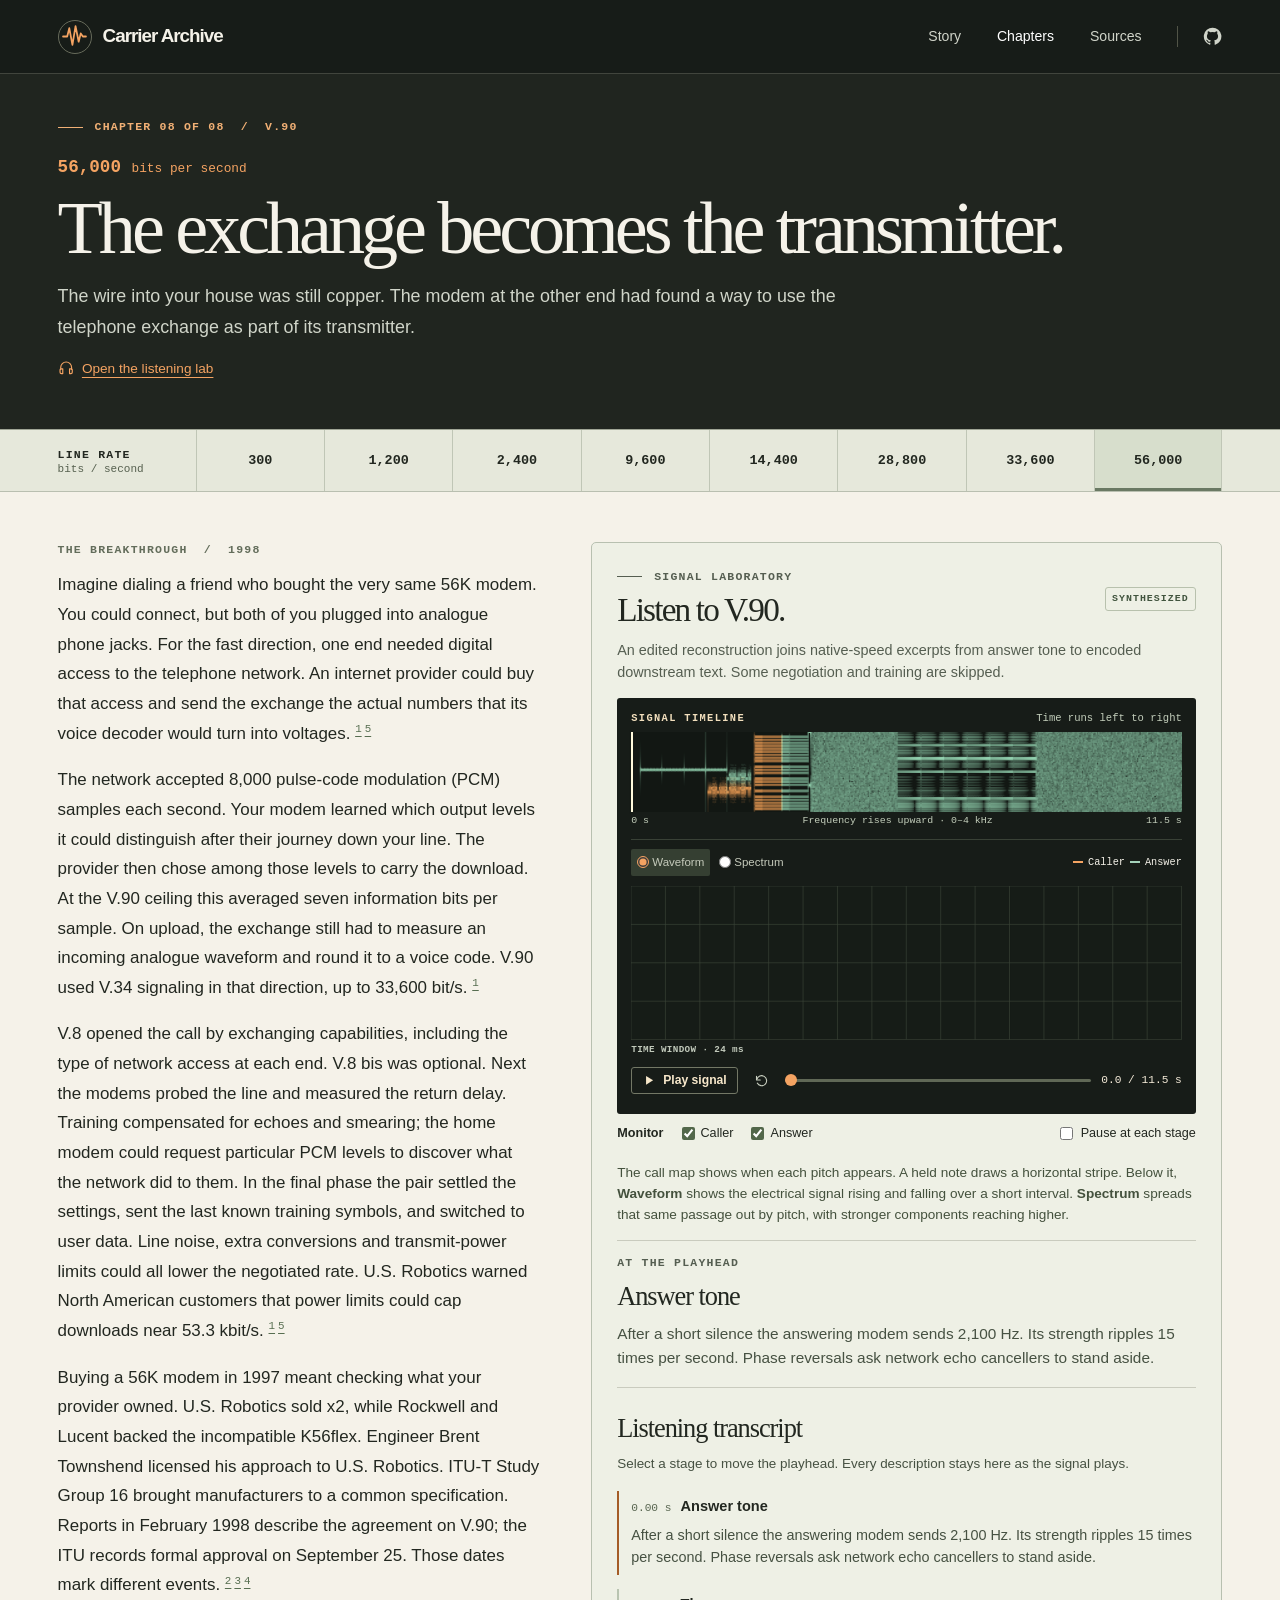
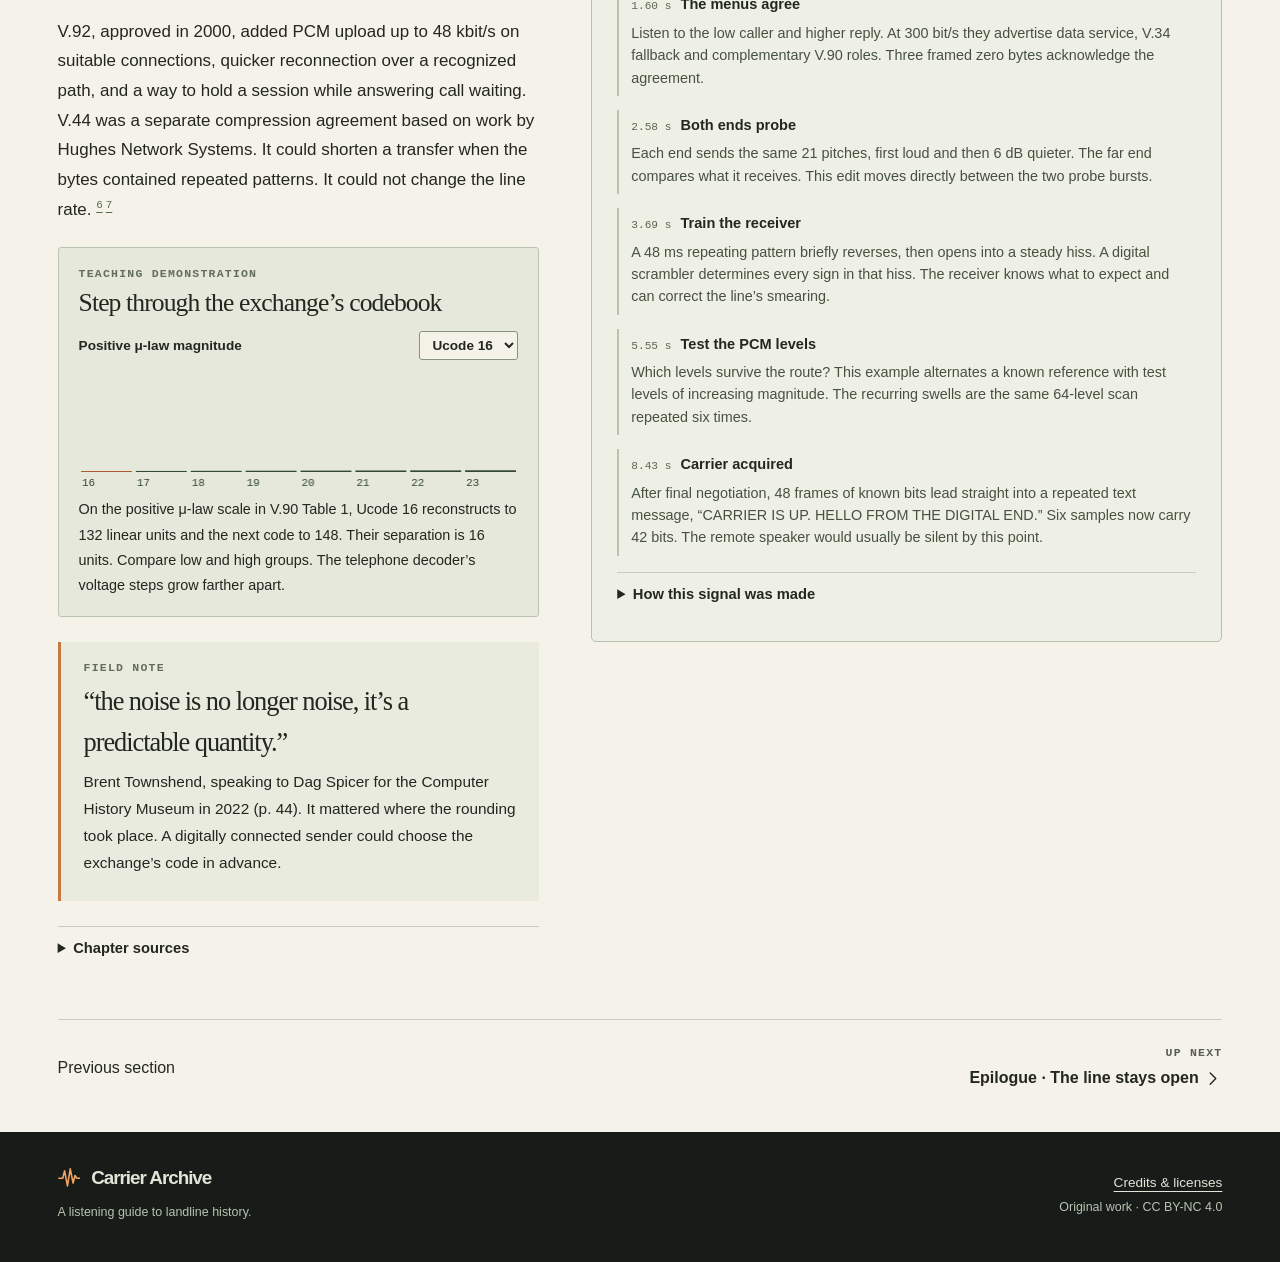
<file: chapters/56000.html>
<!doctype html><html lang="en"><head><meta charset="utf-8"><meta name="viewport" content="width=device-width, initial-scale=1"><meta name="theme-color" content="#1d201c"><meta name="description" content="Explore eight generations of dial-up modems through annotated synthesized signals, archival photographs and the engineering behind the handshake."><title>56,000 bps · The exchange becomes the transmitter · Carrier Archive</title><link rel="icon" href="../assets/mark.svg"><link rel="stylesheet" href="../style.css"><script type="module" src="../js/player.js"></script></head><body><a class="skip" href="#main">Skip to content</a><header class="mast"><div class="wrap mast-row"><a class="brand" href="../index.html"><span class="brandmark"><svg viewBox="0 0 24 24" class="icon" fill="none" stroke="currentColor" stroke-width="1.7" stroke-linecap="round" stroke-linejoin="round" aria-hidden="true"><path d="M1 12h4l2-8 3 16 3-18 3 15 2-8 2 3h3"/></svg></span> Carrier Archive</a><nav aria-label="Primary"><a class="" href="../index.html#origins">Story</a><a class="sel" href="../index.html#chapters">Chapters</a><a class="" href="../sources.html">Sources</a><a class="repo" href="https://github.com/ahknight/modems-astra-work-high" aria-label="GitHub repository"><svg viewBox="0 0 24 24" class="icon" fill="none" stroke="currentColor" stroke-width="1.7" stroke-linecap="round" stroke-linejoin="round" aria-hidden="true"><path fill="currentColor" stroke="none" d="M12 1a11 11 0 0 0-3.48 21.43c.55.1.75-.24.75-.53v-2.05c-3.07.67-3.72-1.3-3.72-1.3-.5-1.28-1.22-1.62-1.22-1.62-1-.68.08-.67.08-.67 1.1.08 1.69 1.14 1.69 1.14.98 1.69 2.58 1.2 3.21.92.1-.71.39-1.2.7-1.47-2.46-.28-5.04-1.23-5.04-5.47 0-1.21.43-2.2 1.14-2.97-.11-.28-.49-1.4.11-2.92 0 0 .93-.3 3.03 1.13a10.47 10.47 0 0 1 5.5 0c2.1-1.43 3.03-1.13 3.03-1.13.6 1.52.22 2.64.11 2.92.71.77 1.14 1.76 1.14 2.97 0 4.25-2.59 5.18-5.06 5.45.4.35.75 1.03.75 2.08v3.07c0 .3.2.64.76.53A11 11 0 0 0 12 1z"/></svg></a></nav></div></header><main id="main"><div class="chapter-head"><div class="wrap"><div class="eyebrow"><span class="rule"></span>CHAPTER 08 OF 08 &nbsp;/&nbsp; V.90</div><div class="chapter-meta">56,000 <span>bits per second</span></div><h1>The exchange becomes the transmitter.</h1><p>The wire into your house was still copper. The modem at the other end had found a way to use the telephone exchange as part of its transmitter.</p><a class="jump-lab" href="#laboratory"><svg viewBox="0 0 24 24" class="icon" fill="none" stroke="currentColor" stroke-width="1.7" stroke-linecap="round" stroke-linejoin="round" aria-hidden="true"><path d="M4 14v-3a8 8 0 0 1 16 0v3M4 13h3v7H5a2 2 0 0 1-2-2v-3a2 2 0 0 1 1-2zm16 0h-3v7h2a2 2 0 0 0 2-2v-3a2 2 0 0 0-1-2z"/></svg> Open the listening lab</a></div></div><nav class="rate-nav" aria-label="Browse by line rate"><div class="wrap rate-inner"><span class="rail-label">LINE RATE <small>bits / second</small></span><div class="rates"><a class="" href="../chapters/300.html" aria-label="300 bits per second, Bell 103">300</a><a class="" href="../chapters/1200.html" aria-label="1,200 bits per second, V.22">1,200</a><a class="" href="../chapters/2400.html" aria-label="2,400 bits per second, V.22bis">2,400</a><a class="" href="../chapters/9600.html" aria-label="9,600 bits per second, V.32">9,600</a><a class="" href="../chapters/14400.html" aria-label="14,400 bits per second, V.32bis">14,400</a><a class="" href="../chapters/28800.html" aria-label="28,800 bits per second, V.34">28,800</a><a class="" href="../chapters/33600.html" aria-label="33,600 bits per second, V.34 revised">33,600</a><a class="current" href="../chapters/56000.html" aria-label="56,000 bits per second, V.90">56,000</a></div></div></nav><div class="chapter-layout wrap"><article class="editorial"><div class="small-label">THE BREAKTHROUGH &nbsp;/&nbsp; 1998</div><p>Imagine dialing a friend who bought the very same 56K modem. You could connect, but both of you plugged into analogue phone jacks. For the fast direction, one end needed digital access to the telephone network. An internet provider could buy that access and send the exchange the actual numbers that its voice decoder would turn into voltages. <sup class="citations"><a href="https://www.itu.int/rec/dologin_pub.asp?id=T-REC-V.90-199809-I%21%21PDF-E&amp;lang=e&amp;type=items" title="ITU-T V.90 (1998), §§3, 5, 8–9 and Appendix I · signal details" aria-label="Source 1: ITU-T V.90 (1998), §§3, 5, 8–9 and Appendix I · signal details">1</a><a href="https://support.usr.com/support/5610b/5610b-ug/five.html" title="U.S. Robotics · line requirements and power limits" aria-label="Source 5: U.S. Robotics · line requirements and power limits">5</a></sup></p><p>The network accepted 8,000 pulse-code modulation (PCM) samples each second. Your modem learned which output levels it could distinguish after their journey down your line. The provider then chose among those levels to carry the download. At the V.90 ceiling this averaged seven information bits per sample. On upload, the exchange still had to measure an incoming analogue waveform and round it to a voice code. V.90 used V.34 signaling in that direction, up to 33,600 bit/s. <sup class="citations"><a href="https://www.itu.int/rec/dologin_pub.asp?id=T-REC-V.90-199809-I%21%21PDF-E&amp;lang=e&amp;type=items" title="ITU-T V.90 (1998), §§3, 5, 8–9 and Appendix I · signal details" aria-label="Source 1: ITU-T V.90 (1998), §§3, 5, 8–9 and Appendix I · signal details">1</a></sup></p><p>V.8 opened the call by exchanging capabilities, including the type of network access at each end. V.8 bis was optional. Next the modems probed the line and measured the return delay. Training compensated for echoes and smearing; the home modem could request particular PCM levels to discover what the network did to them. In the final phase the pair settled the settings, sent the last known training symbols, and switched to user data. Line noise, extra conversions and transmit-power limits could all lower the negotiated rate. U.S. Robotics warned North American customers that power limits could cap downloads near 53.3 kbit/s. <sup class="citations"><a href="https://www.itu.int/rec/dologin_pub.asp?id=T-REC-V.90-199809-I%21%21PDF-E&amp;lang=e&amp;type=items" title="ITU-T V.90 (1998), §§3, 5, 8–9 and Appendix I · signal details" aria-label="Source 1: ITU-T V.90 (1998), §§3, 5, 8–9 and Appendix I · signal details">1</a><a href="https://support.usr.com/support/5610b/5610b-ug/five.html" title="U.S. Robotics · line requirements and power limits" aria-label="Source 5: U.S. Robotics · line requirements and power limits">5</a></sup></p><p>Buying a 56K modem in 1997 meant checking what your provider owned. U.S. Robotics sold x2, while Rockwell and Lucent backed the incompatible K56flex. Engineer Brent Townshend licensed his approach to U.S. Robotics. ITU-T Study Group 16 brought manufacturers to a common specification. Reports in February 1998 describe the agreement on V.90; the ITU records formal approval on September 25. Those dates mark different events. <sup class="citations"><a href="https://www.itu.int/ITU-T/recommendations/rec.aspx?rec=4493" title="ITU-T · V.90 approval record" aria-label="Source 2: ITU-T · V.90 approval record">2</a><a href="https://archive.computerhistory.org/resources/access/text/2022/11/102792696-05-01-acc.pdf#page=44" title="Computer History Museum · Brent Townshend oral history, pp. 44–49" aria-label="Source 3: Computer History Museum · Brent Townshend oral history, pp. 44–49">3</a><a href="https://www.wired.com/1998/02/itu-oks-56k-modem-pact/" title="Wired · contemporary report on the February agreement" aria-label="Source 4: Wired · contemporary report on the February agreement">4</a></sup></p><p>V.92, approved in 2000, added PCM upload up to 48 kbit/s on suitable connections, quicker reconnection over a recognized path, and a way to hold a session while answering call waiting. V.44 was a separate compression agreement based on work by Hughes Network Systems. It could shorten a transfer when the bytes contained repeated patterns. It could not change the line rate. <sup class="citations"><a href="https://www.itu.int/ITU-T/recommendations/rec.aspx?lang=en&amp;rec=5246" title="ITU-T · V.92 approval record and rates" aria-label="Source 6: ITU-T · V.92 approval record and rates">6</a><a href="https://www.itu.int/ITU-T/news/voiceband.html" title="ITU-T · V.92 features and V.44 compression" aria-label="Source 7: ITU-T · V.92 features and V.44 compression">7</a></sup></p><section class="bench" data-bench="56000"><div class="small-label">TEACHING DEMONSTRATION</div><h3>Step through the exchange’s codebook</h3><label>Positive μ-law magnitude <select><option>Ucode 16</option><option>Ucode 32</option><option>Ucode 48</option><option>Ucode 64</option><option>Ucode 80</option><option>Ucode 96</option></select></label><canvas aria-label="Step through the exchange’s codebook. The result is explained immediately below." role="img"></canvas><p class="bench-result" aria-live="polite"></p><noscript><p>The historical explanation above describes this mechanism. Enable JavaScript to try different inputs.</p></noscript></section><aside><div class="small-label">FIELD NOTE</div><h3>“the noise is no longer noise, it’s a predictable quantity.”</h3><p>Brent Townshend, speaking to Dag Spicer for the Computer History Museum in 2022 (p. 44). It mattered where the rounding took place. A digitally connected sender could choose the exchange’s code in advance.</p></aside><details><summary>Chapter sources</summary><ul class="refs"><li><a href="https://www.itu.int/rec/dologin_pub.asp?id=T-REC-V.90-199809-I%21%21PDF-E&amp;lang=e&amp;type=items">ITU-T V.90 (1998), §§3, 5, 8–9 and Appendix I · signal details</a></li><li><a href="https://www.itu.int/ITU-T/recommendations/rec.aspx?rec=4493">ITU-T · V.90 approval record</a></li><li><a href="https://archive.computerhistory.org/resources/access/text/2022/11/102792696-05-01-acc.pdf#page=44">Computer History Museum · Brent Townshend oral history, pp. 44–49</a></li><li><a href="https://www.wired.com/1998/02/itu-oks-56k-modem-pact/">Wired · contemporary report on the February agreement</a></li><li><a href="https://support.usr.com/support/5610b/5610b-ug/five.html">U.S. Robotics · line requirements and power limits</a></li><li><a href="https://www.itu.int/ITU-T/recommendations/rec.aspx?lang=en&amp;rec=5246">ITU-T · V.92 approval record and rates</a></li><li><a href="https://www.itu.int/ITU-T/news/voiceband.html">ITU-T · V.92 features and V.44 compression</a></li></ul></details></article><section class="lab" id="laboratory" data-player="56000" aria-label="V.90 signal laboratory"><div class="lab-header"><div><div class="eyebrow"><span class="rule"></span>SIGNAL LABORATORY</div><h2>Listen to V.90.</h2></div><span class="mode-pill">Synthesized</span></div><p class="model-scope">An edited reconstruction joins native-speed excerpts from answer tone to encoded downstream text. Some negotiation and training are skipped.</p><div class="scope-box"><div class="map-title"><b>SIGNAL TIMELINE</b><span>Time runs left to right</span></div><div class="map-window"><canvas data-map aria-label="Full-call map of signal energy by time and frequency. The stage transcript provides a text equivalent." role="img"></canvas><i data-cursor></i></div><div class="map-key"><span>0 s</span><span>Frequency rises upward · 0–4 kHz</span><span data-end></span></div><div class="scope-tools"><fieldset><legend class="sr">Display</legend><label><input type="radio" name="view" value="wave" checked> Waveform</label><label><input type="radio" name="view" value="spectrum"> Spectrum</label></fieldset><div class="scope-legend"><span class="swatch amber"></span>Caller <span class="swatch teal"></span>Answer</div></div><canvas data-scope role="img" aria-label="Synchronized signal plot. Each stage is described in the listening transcript below."></canvas><div class="scope-axis" data-axis>TIME WINDOW · 24 ms</div><div class="transport"><button type="button" class="play" data-play aria-label="Play signal"><svg viewBox="0 0 24 24" class="icon" fill="none" stroke="currentColor" stroke-width="1.7" stroke-linecap="round" stroke-linejoin="round" aria-hidden="true"><path d="M7 4.5v15l12-7.5z" fill="currentColor" stroke="none"/></svg><span>Play signal</span></button><button type="button" class="restart" data-restart aria-label="Restart signal" title="Restart signal"><svg viewBox="0 0 24 24" class="icon" fill="none" stroke="currentColor" stroke-width="1.7" stroke-linecap="round" stroke-linejoin="round" aria-hidden="true"><path d="M4 5v6h6"/><path d="M4.5 10a8 8 0 1 1 .7 6"/></svg></button><label class="seek"><span class="sr">Signal position in seconds</span><input data-seek type="range" min="0" max="1" step=".001" value="0"></label><span class="clock" data-clock>0:00</span></div><span class="sr" data-status role="status"></span></div><div class="mix"><strong>Monitor</strong><label><input type="checkbox" checked data-track="caller"> Caller</label><label><input type="checkbox" checked data-track="answer"> Answer</label><label class="step-mode"><input type="checkbox" data-step> Pause at each stage</label></div><p class="plot-help">The call map shows when each pitch appears. A held note draws a horizontal stripe. Below it, <b>Waveform</b> shows the electrical signal rising and falling over a short interval. <b>Spectrum</b> spreads that same passage out by pitch, with stronger components reaching higher.</p><div class="now"><span class="eyebrow">AT THE PLAYHEAD</span><h3 data-current>Signal ready</h3><p data-detail>Read the stage descriptions below or play the signal.</p></div><noscript><p>Playback and plotting require JavaScript. The complete listening transcript follows.</p></noscript><h3 class="stage-heading">Listening transcript</h3><p class="tip">Select a stage to move the playhead. Every description stays here as the signal plays.</p><ol class="stages"><li><button type="button" data-stage="0" aria-label="Seek to Answer tone"><span>0.00 s</span>Answer tone</button><p>After a short silence the answering modem sends 2,100 Hz. Its strength ripples 15 times per second. Phase reversals ask network echo cancellers to stand aside.</p></li><li><button type="button" data-stage="1" aria-label="Seek to The menus agree"><span>1.60 s</span>The menus agree</button><p>Listen to the low caller and higher reply. At 300 bit/s they advertise data service, V.34 fallback and complementary V.90 roles. Three framed zero bytes acknowledge the agreement.</p></li><li><button type="button" data-stage="2" aria-label="Seek to Both ends probe"><span>2.58 s</span>Both ends probe</button><p>Each end sends the same 21 pitches, first loud and then 6 dB quieter. The far end compares what it receives. This edit moves directly between the two probe bursts.</p></li><li><button type="button" data-stage="3" aria-label="Seek to Train the receiver"><span>3.69 s</span>Train the receiver</button><p>A 48 ms repeating pattern briefly reverses, then opens into a steady hiss. A digital scrambler determines every sign in that hiss. The receiver knows what to expect and can correct the line’s smearing.</p></li><li><button type="button" data-stage="4" aria-label="Seek to Test the PCM levels"><span>5.55 s</span>Test the PCM levels</button><p>Which levels survive the route? This example alternates a known reference with test levels of increasing magnitude. The recurring swells are the same 64-level scan repeated six times.</p></li><li><button type="button" data-stage="5" aria-label="Seek to Carrier acquired"><span>8.43 s</span>Carrier acquired</button><p>After final negotiation, 48 frames of known bits lead straight into a repeated text message, “CARRIER IS UP. HELLO FROM THE DIGITAL END.” Six samples now carry 42 bits. The remote speaker would usually be silent by this point.</p></li></ol><details class="method"><summary>How this signal was made</summary><p>Edited synthesis at native speed. V.8 menus, line probes, Sd/TRN1d, a chosen digital-impairment pattern, and B1d into 56,000 bit/s payload use documented signal rules. The timeline cuts out INFO/ranging, most upstream training and the final parameter exchange. The last two sections use example parameters, including an ideal 64-level magnitude set and no spectral shaping. PCM is decoded with North American μ-law. Listen levels are scaled for playback. No line distortion, telephone speaker, or recording is modeled.</p><ul class="refs"><li><a href="https://www.itu.int/rec/T-REC-V.8-199802-S">V.8 (1998), §§3–8 · answer tone and menu coding</a></li><li><a href="https://www.itu.int/rec/dologin_pub.asp?id=T-REC-V.34-199802-I%21%21PDF-E&amp;lang=e&amp;type=items">V.34 (1998), §§7 and 10.1.2.4 · scrambler and probe phases</a></li><li><a href="https://www.itu.int/rec/dologin_pub.asp?id=T-REC-V.90-199809-I%21%21PDF-E&amp;lang=e&amp;type=items">V.90 (1998), §§5, 8 and 9 · PCM training and data mapping</a></li></ul></details></section></div><nav class="chapter-bottom wrap" aria-label="Reading sequence"><a href="33600.html">Previous section</a><a href="../epilogue.html"><small>UP NEXT</small>Epilogue · The line stays open <svg viewBox="0 0 24 24" class="icon" fill="none" stroke="currentColor" stroke-width="1.7" stroke-linecap="round" stroke-linejoin="round" aria-hidden="true"><path d="m9 5 7 7-7 7"/></svg></a></nav></main><footer><div class="wrap footer-in"><div><a class="brand" href="../index.html"><svg viewBox="0 0 24 24" class="icon" fill="none" stroke="currentColor" stroke-width="1.7" stroke-linecap="round" stroke-linejoin="round" aria-hidden="true"><path d="M1 12h4l2-8 3 16 3-18 3 15 2-8 2 3h3"/></svg> Carrier Archive</a><p>A listening guide to landline history.</p></div><div><a href="../sources.html#rights">Credits &amp; licenses</a><span>Original work · CC BY-NC 4.0</span></div></div></footer></body></html>
</file>
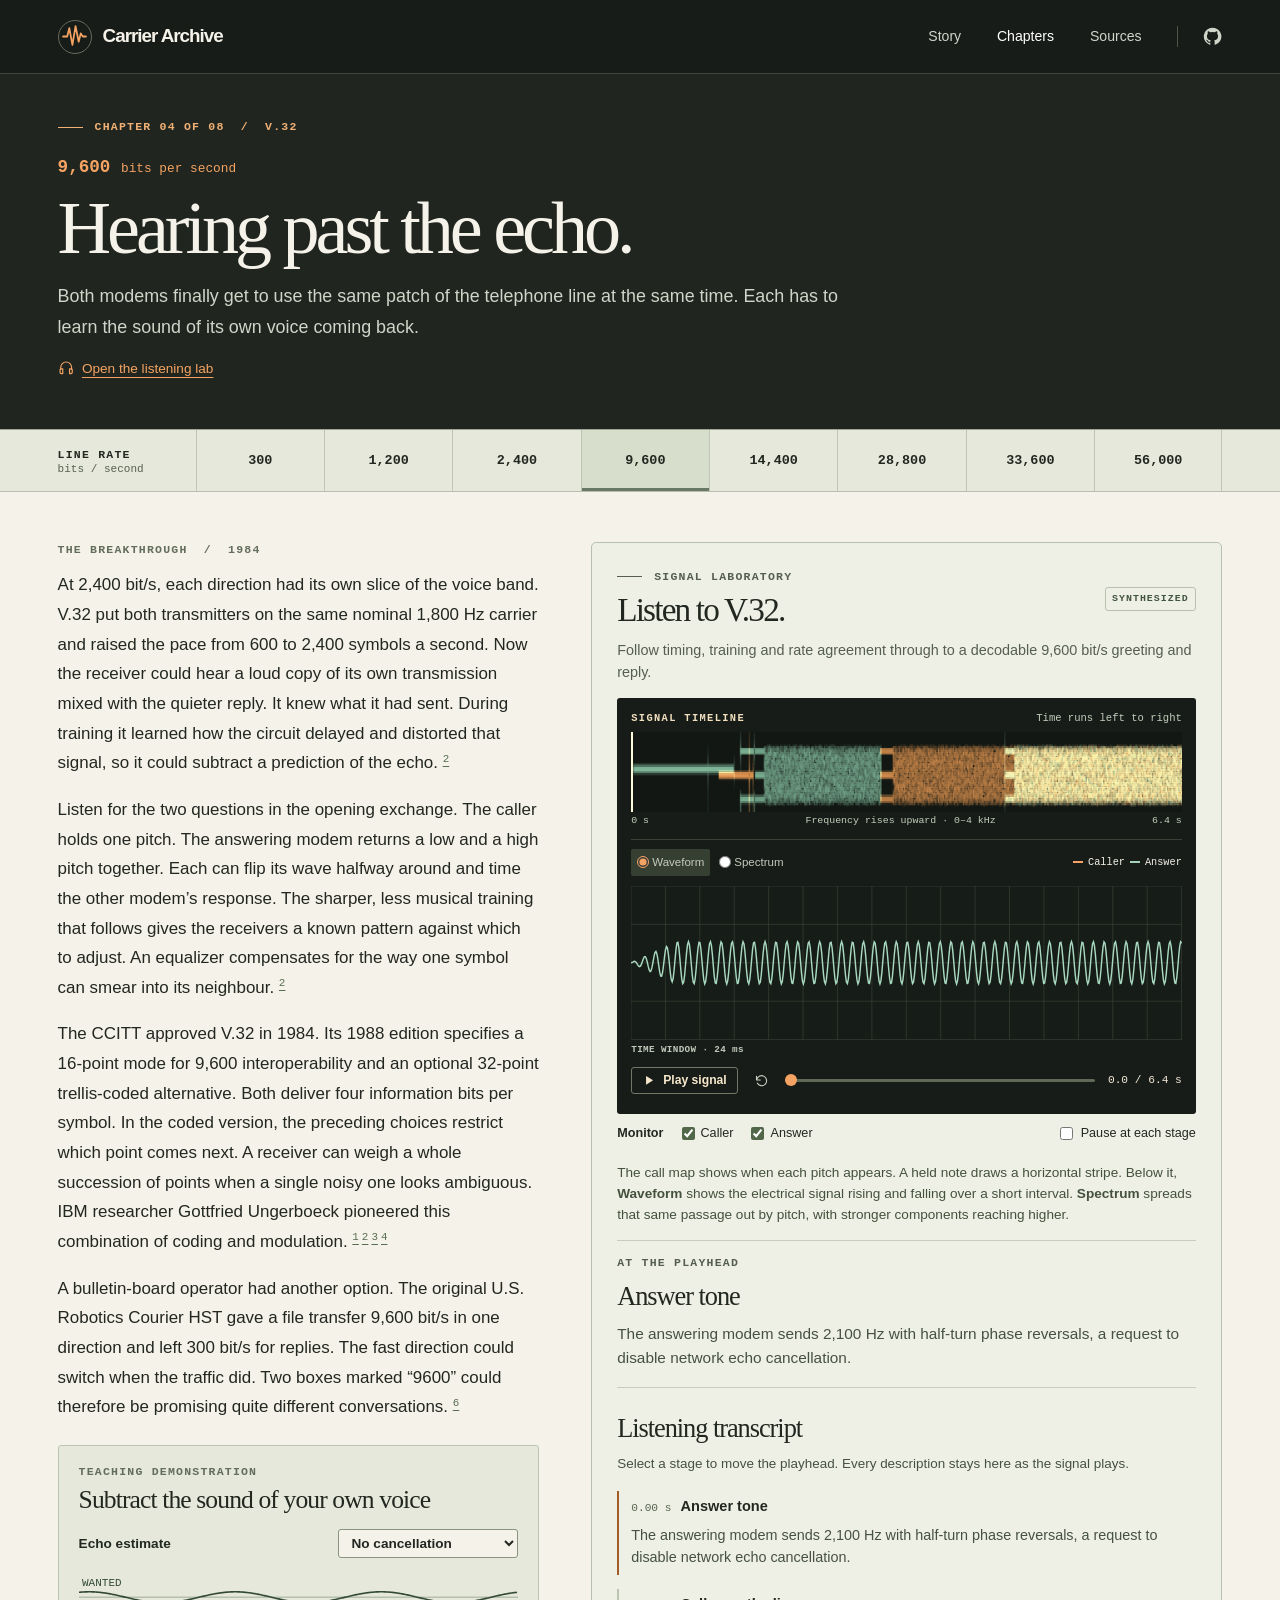
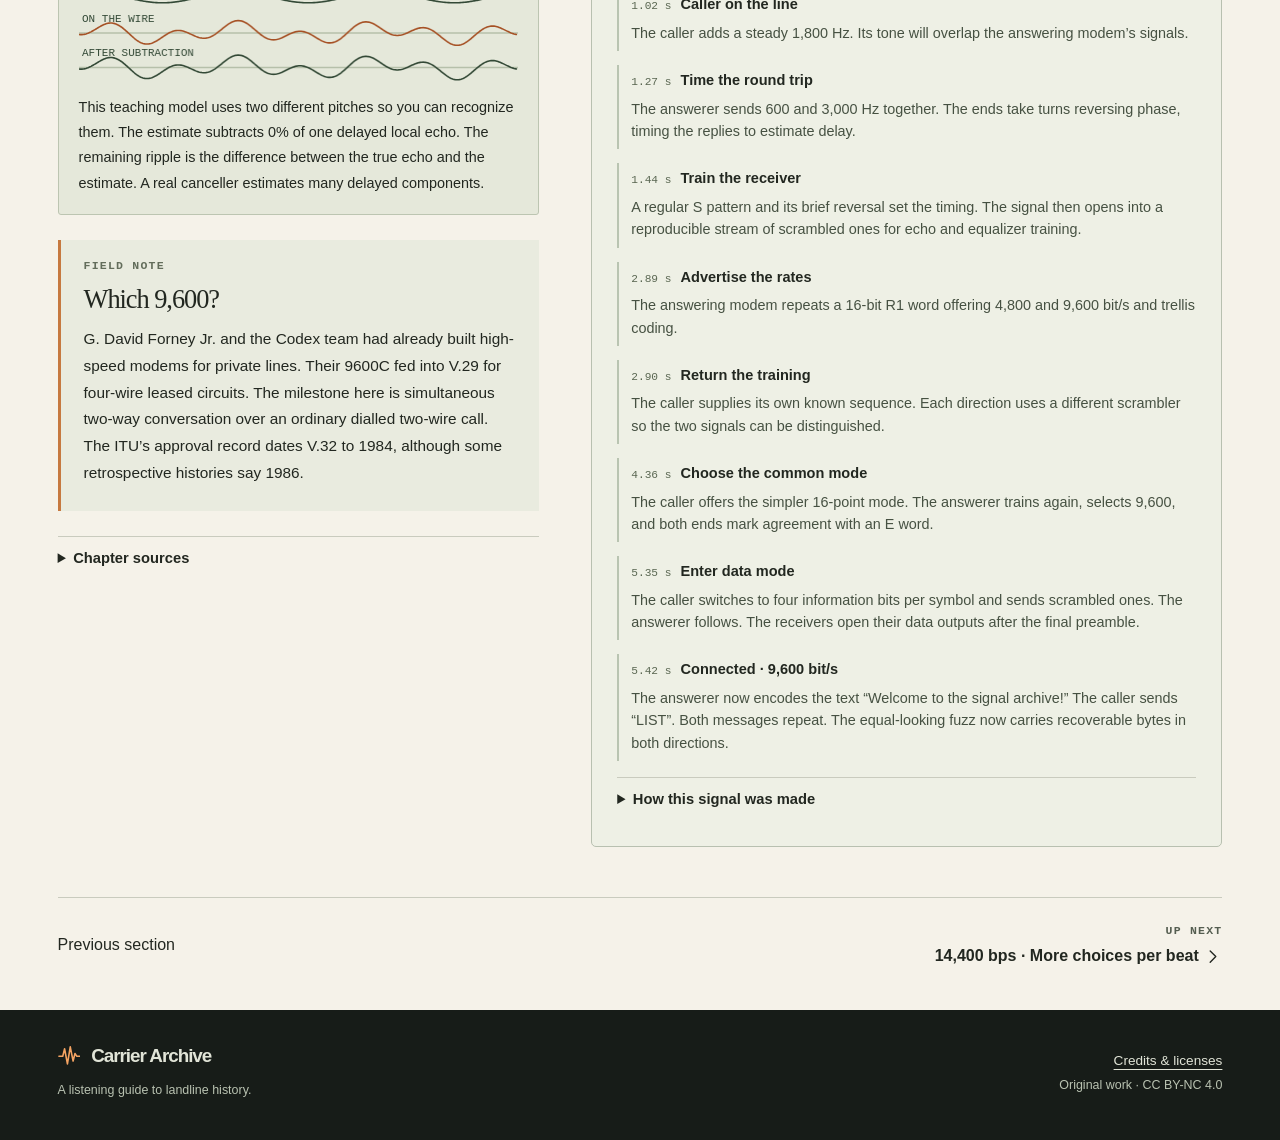
<file: chapters/9600.html>
<!doctype html><html lang="en"><head><meta charset="utf-8"><meta name="viewport" content="width=device-width, initial-scale=1"><meta name="theme-color" content="#1d201c"><meta name="description" content="Explore eight generations of dial-up modems through annotated synthesized signals, archival photographs and the engineering behind the handshake."><title>9,600 bps · Hearing past the echo · Carrier Archive</title><link rel="icon" href="../assets/mark.svg"><link rel="stylesheet" href="../style.css"><script type="module" src="../js/player.js"></script></head><body><a class="skip" href="#main">Skip to content</a><header class="mast"><div class="wrap mast-row"><a class="brand" href="../index.html"><span class="brandmark"><svg viewBox="0 0 24 24" class="icon" fill="none" stroke="currentColor" stroke-width="1.7" stroke-linecap="round" stroke-linejoin="round" aria-hidden="true"><path d="M1 12h4l2-8 3 16 3-18 3 15 2-8 2 3h3"/></svg></span> Carrier Archive</a><nav aria-label="Primary"><a class="" href="../index.html#origins">Story</a><a class="sel" href="../index.html#chapters">Chapters</a><a class="" href="../sources.html">Sources</a><a class="repo" href="https://github.com/ahknight/modems-astra-work-high" aria-label="GitHub repository"><svg viewBox="0 0 24 24" class="icon" fill="none" stroke="currentColor" stroke-width="1.7" stroke-linecap="round" stroke-linejoin="round" aria-hidden="true"><path fill="currentColor" stroke="none" d="M12 1a11 11 0 0 0-3.48 21.43c.55.1.75-.24.75-.53v-2.05c-3.07.67-3.72-1.3-3.72-1.3-.5-1.28-1.22-1.62-1.22-1.62-1-.68.08-.67.08-.67 1.1.08 1.69 1.14 1.69 1.14.98 1.69 2.58 1.2 3.21.92.1-.71.39-1.2.7-1.47-2.46-.28-5.04-1.23-5.04-5.47 0-1.21.43-2.2 1.14-2.97-.11-.28-.49-1.4.11-2.92 0 0 .93-.3 3.03 1.13a10.47 10.47 0 0 1 5.5 0c2.1-1.43 3.03-1.13 3.03-1.13.6 1.52.22 2.64.11 2.92.71.77 1.14 1.76 1.14 2.97 0 4.25-2.59 5.18-5.06 5.45.4.35.75 1.03.75 2.08v3.07c0 .3.2.64.76.53A11 11 0 0 0 12 1z"/></svg></a></nav></div></header><main id="main"><div class="chapter-head"><div class="wrap"><div class="eyebrow"><span class="rule"></span>CHAPTER 04 OF 08 &nbsp;/&nbsp; V.32</div><div class="chapter-meta">9,600 <span>bits per second</span></div><h1>Hearing past the echo.</h1><p>Both modems finally get to use the same patch of the telephone line at the same time. Each has to learn the sound of its own voice coming back.</p><a class="jump-lab" href="#laboratory"><svg viewBox="0 0 24 24" class="icon" fill="none" stroke="currentColor" stroke-width="1.7" stroke-linecap="round" stroke-linejoin="round" aria-hidden="true"><path d="M4 14v-3a8 8 0 0 1 16 0v3M4 13h3v7H5a2 2 0 0 1-2-2v-3a2 2 0 0 1 1-2zm16 0h-3v7h2a2 2 0 0 0 2-2v-3a2 2 0 0 0-1-2z"/></svg> Open the listening lab</a></div></div><nav class="rate-nav" aria-label="Browse by line rate"><div class="wrap rate-inner"><span class="rail-label">LINE RATE <small>bits / second</small></span><div class="rates"><a class="" href="../chapters/300.html" aria-label="300 bits per second, Bell 103">300</a><a class="" href="../chapters/1200.html" aria-label="1,200 bits per second, V.22">1,200</a><a class="" href="../chapters/2400.html" aria-label="2,400 bits per second, V.22bis">2,400</a><a class="current" href="../chapters/9600.html" aria-label="9,600 bits per second, V.32">9,600</a><a class="" href="../chapters/14400.html" aria-label="14,400 bits per second, V.32bis">14,400</a><a class="" href="../chapters/28800.html" aria-label="28,800 bits per second, V.34">28,800</a><a class="" href="../chapters/33600.html" aria-label="33,600 bits per second, V.34 revised">33,600</a><a class="" href="../chapters/56000.html" aria-label="56,000 bits per second, V.90">56,000</a></div></div></nav><div class="chapter-layout wrap"><article class="editorial"><div class="small-label">THE BREAKTHROUGH &nbsp;/&nbsp; 1984</div><p>At 2,400 bit/s, each direction had its own slice of the voice band. V.32 put both transmitters on the same nominal 1,800 Hz carrier and raised the pace from 600 to 2,400 symbols a second. Now the receiver could hear a loud copy of its own transmission mixed with the quieter reply. It knew what it had sent. During training it learned how the circuit delayed and distorted that signal, so it could subtract a prediction of the echo. <sup class="citations"><a href="https://www.itu.int/rec/dologin_pub.asp?id=T-REC-V.32-198811-S%21%21PDF-E&amp;lang=e&amp;type=items" title="CCITT · V.32 (1988), §§1–6 and startup diagram" aria-label="Source 2: CCITT · V.32 (1988), §§1–6 and startup diagram">2</a></sup></p><p>Listen for the two questions in the opening exchange. The caller holds one pitch. The answering modem returns a low and a high pitch together. Each can flip its wave halfway around and time the other modem’s response. The sharper, less musical training that follows gives the receivers a known pattern against which to adjust. An equalizer compensates for the way one symbol can smear into its neighbour. <sup class="citations"><a href="https://www.itu.int/rec/dologin_pub.asp?id=T-REC-V.32-198811-S%21%21PDF-E&amp;lang=e&amp;type=items" title="CCITT · V.32 (1988), §§1–6 and startup diagram" aria-label="Source 2: CCITT · V.32 (1988), §§1–6 and startup diagram">2</a></sup></p><p>The CCITT approved V.32 in 1984. Its 1988 edition specifies a 16-point mode for 9,600 interoperability and an optional 32-point trellis-coded alternative. Both deliver four information bits per symbol. In the coded version, the preceding choices restrict which point comes next. A receiver can weigh a whole succession of points when a single noisy one looks ambiguous. IBM researcher Gottfried Ungerboeck pioneered this combination of coding and modulation. <sup class="citations"><a href="https://www.itu.int/ITU-T/recommendations/rec.aspx?rec=6864" title="ITU approval record · V.32, October 1984" aria-label="Source 1: ITU approval record · V.32, October 1984">1</a><a href="https://www.itu.int/rec/dologin_pub.asp?id=T-REC-V.32-198811-S%21%21PDF-E&amp;lang=e&amp;type=items" title="CCITT · V.32 (1988), §§1–6 and startup diagram" aria-label="Source 2: CCITT · V.32 (1988), §§1–6 and startup diagram">2</a><a href="https://ethw.org/Oral-History:Gottfried_Ungerboeck" title="IEEE History Center · Gottfried Ungerboeck oral history" aria-label="Source 3: IEEE History Center · Gottfried Ungerboeck oral history">3</a><a href="https://ocw.mit.edu/courses/6-451-principles-of-digital-communication-ii-spring-2005/28eebe8f610d548070dae1bf3f74b6cd_chap_1.pdf" title="G. David Forney Jr., MIT · Telephone-line modem history, §1.3" aria-label="Source 4: G. David Forney Jr., MIT · Telephone-line modem history, §1.3">4</a></sup></p><p>A bulletin-board operator had another option. The original U.S. Robotics Courier HST gave a file transfer 9,600 bit/s in one direction and left 300 bit/s for replies. The fast direction could switch when the traffic did. Two boxes marked “9600” could therefore be promising quite different conversations. <sup class="citations"><a href="https://vtda.org/docs/computing/USRobotics/M610-0101-00_CourierHST_1986.pdf" title="U.S. Robotics · Courier HST user manual (1986), chapter 1" aria-label="Source 6: U.S. Robotics · Courier HST user manual (1986), chapter 1">6</a></sup></p><section class="bench" data-bench="9600"><div class="small-label">TEACHING DEMONSTRATION</div><h3>Subtract the sound of your own voice</h3><label>Echo estimate <select><option>No cancellation</option><option>Half the echo</option><option>Matching estimate</option><option>Too much subtraction</option></select></label><canvas aria-label="Subtract the sound of your own voice. The result is explained immediately below." role="img"></canvas><p class="bench-result" aria-live="polite"></p><noscript><p>The historical explanation above describes this mechanism. Enable JavaScript to try different inputs.</p></noscript></section><aside><div class="small-label">FIELD NOTE</div><h3>Which 9,600?</h3><p>G. David Forney Jr. and the Codex team had already built high-speed modems for private lines. Their 9600C fed into V.29 for four-wire leased circuits. The milestone here is simultaneous two-way conversation over an ordinary dialled two-wire call. The ITU’s approval record dates V.32 to 1984, although some retrospective histories say 1986.</p></aside><details><summary>Chapter sources</summary><ul class="refs"><li><a href="https://www.itu.int/ITU-T/recommendations/rec.aspx?rec=6864">ITU approval record · V.32, October 1984</a></li><li><a href="https://www.itu.int/rec/dologin_pub.asp?id=T-REC-V.32-198811-S%21%21PDF-E&amp;lang=e&amp;type=items">CCITT · V.32 (1988), §§1–6 and startup diagram</a></li><li><a href="https://ethw.org/Oral-History:Gottfried_Ungerboeck">IEEE History Center · Gottfried Ungerboeck oral history</a></li><li><a href="https://ocw.mit.edu/courses/6-451-principles-of-digital-communication-ii-spring-2005/28eebe8f610d548070dae1bf3f74b6cd_chap_1.pdf">G. David Forney Jr., MIT · Telephone-line modem history, §1.3</a></li><li><a href="https://spectrum.ieee.org/david-forney-modem">IEEE Spectrum · Forney and the Codex modem</a></li><li><a href="https://vtda.org/docs/computing/USRobotics/M610-0101-00_CourierHST_1986.pdf">U.S. Robotics · Courier HST user manual (1986), chapter 1</a></li></ul></details></article><section class="lab" id="laboratory" data-player="9600" aria-label="V.32 signal laboratory"><div class="lab-header"><div><div class="eyebrow"><span class="rule"></span>SIGNAL LABORATORY</div><h2>Listen to V.32.</h2></div><span class="mode-pill">Synthesized</span></div><p class="model-scope">Follow timing, training and rate agreement through to a decodable 9,600 bit/s greeting and reply.</p><div class="scope-box"><div class="map-title"><b>SIGNAL TIMELINE</b><span>Time runs left to right</span></div><div class="map-window"><canvas data-map aria-label="Full-call map of signal energy by time and frequency. The stage transcript provides a text equivalent." role="img"></canvas><i data-cursor></i></div><div class="map-key"><span>0 s</span><span>Frequency rises upward · 0–4 kHz</span><span data-end></span></div><div class="scope-tools"><fieldset><legend class="sr">Display</legend><label><input type="radio" name="view" value="wave" checked> Waveform</label><label><input type="radio" name="view" value="spectrum"> Spectrum</label></fieldset><div class="scope-legend"><span class="swatch amber"></span>Caller <span class="swatch teal"></span>Answer</div></div><canvas data-scope role="img" aria-label="Synchronized signal plot. Each stage is described in the listening transcript below."></canvas><div class="scope-axis" data-axis>TIME WINDOW · 24 ms</div><div class="transport"><button type="button" class="play" data-play aria-label="Play signal"><svg viewBox="0 0 24 24" class="icon" fill="none" stroke="currentColor" stroke-width="1.7" stroke-linecap="round" stroke-linejoin="round" aria-hidden="true"><path d="M7 4.5v15l12-7.5z" fill="currentColor" stroke="none"/></svg><span>Play signal</span></button><button type="button" class="restart" data-restart aria-label="Restart signal" title="Restart signal"><svg viewBox="0 0 24 24" class="icon" fill="none" stroke="currentColor" stroke-width="1.7" stroke-linecap="round" stroke-linejoin="round" aria-hidden="true"><path d="M4 5v6h6"/><path d="M4.5 10a8 8 0 1 1 .7 6"/></svg></button><label class="seek"><span class="sr">Signal position in seconds</span><input data-seek type="range" min="0" max="1" step=".001" value="0"></label><span class="clock" data-clock>0:00</span></div><span class="sr" data-status role="status"></span></div><div class="mix"><strong>Monitor</strong><label><input type="checkbox" checked data-track="caller"> Caller</label><label><input type="checkbox" checked data-track="answer"> Answer</label><label class="step-mode"><input type="checkbox" data-step> Pause at each stage</label></div><p class="plot-help">The call map shows when each pitch appears. A held note draws a horizontal stripe. Below it, <b>Waveform</b> shows the electrical signal rising and falling over a short interval. <b>Spectrum</b> spreads that same passage out by pitch, with stronger components reaching higher.</p><div class="now"><span class="eyebrow">AT THE PLAYHEAD</span><h3 data-current>Signal ready</h3><p data-detail>Read the stage descriptions below or play the signal.</p></div><noscript><p>Playback and plotting require JavaScript. The complete listening transcript follows.</p></noscript><h3 class="stage-heading">Listening transcript</h3><p class="tip">Select a stage to move the playhead. Every description stays here as the signal plays.</p><ol class="stages"><li><button type="button" data-stage="0" aria-label="Seek to Answer tone"><span>0.00 s</span>Answer tone</button><p>The answering modem sends 2,100 Hz with half-turn phase reversals, a request to disable network echo cancellation.</p></li><li><button type="button" data-stage="1" aria-label="Seek to Caller on the line"><span>1.02 s</span>Caller on the line</button><p>The caller adds a steady 1,800 Hz. Its tone will overlap the answering modem’s signals.</p></li><li><button type="button" data-stage="2" aria-label="Seek to Time the round trip"><span>1.27 s</span>Time the round trip</button><p>The answerer sends 600 and 3,000 Hz together. The ends take turns reversing phase, timing the replies to estimate delay.</p></li><li><button type="button" data-stage="3" aria-label="Seek to Train the receiver"><span>1.44 s</span>Train the receiver</button><p>A regular S pattern and its brief reversal set the timing. The signal then opens into a reproducible stream of scrambled ones for echo and equalizer training.</p></li><li><button type="button" data-stage="4" aria-label="Seek to Advertise the rates"><span>2.89 s</span>Advertise the rates</button><p>The answering modem repeats a 16-bit R1 word offering 4,800 and 9,600 bit/s and trellis coding.</p></li><li><button type="button" data-stage="5" aria-label="Seek to Return the training"><span>2.90 s</span>Return the training</button><p>The caller supplies its own known sequence. Each direction uses a different scrambler so the two signals can be distinguished.</p></li><li><button type="button" data-stage="6" aria-label="Seek to Choose the common mode"><span>4.36 s</span>Choose the common mode</button><p>The caller offers the simpler 16-point mode. The answerer trains again, selects 9,600, and both ends mark agreement with an E word.</p></li><li><button type="button" data-stage="7" aria-label="Seek to Enter data mode"><span>5.35 s</span>Enter data mode</button><p>The caller switches to four information bits per symbol and sends scrambled ones. The answerer follows. The receivers open their data outputs after the final preamble.</p></li><li><button type="button" data-stage="8" aria-label="Seek to Connected · 9,600 bit/s"><span>5.42 s</span>Connected · 9,600 bit/s</button><p>The answerer now encodes the text “Welcome to the signal archive!” The caller sends “LIST”. Both messages repeat. The equal-looking fuzz now carries recoverable bytes in both directions.</p></li></ol><details class="method"><summary>How this signal was made</summary><p>Synthesis begins at V.25 answer tone, after dialing and the initial off-hook silence. The caller answers after 1.02 s. V.25 permits early termination after detecting its response for 100 ms, so the 1.2 s tone is a permitted example. One-way delay is 10 ms. Training lengths and finite root-raised-cosine transmit filters are example choices. No channel or receiver is simulated. Includes reciprocal training, R1/R2/R3, E, scrambled B1 and synchronous 16-QAM data. The chosen payload repeats plain ASCII bytes least-significant bit first, with no link-layer framing.</p><ul class="refs"><li><a href="https://www.itu.int/rec/dologin_pub.asp?id=T-REC-V.32-198811-S%21%21PDF-E&amp;lang=e&amp;type=items">V.32, §§2, 4–5, Tables 1, 3 and 5–7</a></li><li><a href="https://www.itu.int/rec/dologin_pub.asp?id=T-REC-V.25-199610-I%21%21PDF-E&amp;lang=e&amp;type=items">V.25, answer tone and echo control</a></li></ul></details></section></div><nav class="chapter-bottom wrap" aria-label="Reading sequence"><a href="2400.html">Previous section</a><a href="14400.html"><small>UP NEXT</small>14,400 bps · More choices per beat <svg viewBox="0 0 24 24" class="icon" fill="none" stroke="currentColor" stroke-width="1.7" stroke-linecap="round" stroke-linejoin="round" aria-hidden="true"><path d="m9 5 7 7-7 7"/></svg></a></nav></main><footer><div class="wrap footer-in"><div><a class="brand" href="../index.html"><svg viewBox="0 0 24 24" class="icon" fill="none" stroke="currentColor" stroke-width="1.7" stroke-linecap="round" stroke-linejoin="round" aria-hidden="true"><path d="M1 12h4l2-8 3 16 3-18 3 15 2-8 2 3h3"/></svg> Carrier Archive</a><p>A listening guide to landline history.</p></div><div><a href="../sources.html#rights">Credits &amp; licenses</a><span>Original work · CC BY-NC 4.0</span></div></div></footer></body></html>
</file>
<file: style.css>
:root{--paper:#f5f2e9;--paper2:#ebe8dc;--ink:#222720;--muted:#555e51;--edge:#c9cbbe;--night:#20251f;--dark:#171c18;--orange:#f4a362;--green:#a1be9c;--mono:ui-monospace,"SFMono-Regular",Consolas,"Liberation Mono",monospace;--serif:"Iowan Old Style","Palatino Linotype",Palatino,Georgia,serif;--sans:"Helvetica Neue",Arial,sans-serif}*{box-sizing:border-box}html{scroll-padding-top:18px}body{margin:0;color:var(--ink);background:var(--paper);font:1rem/1.55 var(--sans)}button,input,select{font:inherit}a{color:inherit;text-underline-offset:4px}button,a,input,summary{touch-action:manipulation}button,summary,input[type=range],input[type=checkbox],input[type=radio]{cursor:pointer}button{color:inherit}button:focus-visible,a:focus-visible,input:focus-visible,summary:focus-visible{outline:3px solid #cd702f;outline-offset:4px}.wrap{width:min(1264px,calc(100% - clamp(40px,9vw,144px)));margin:auto}.icon{width:1.2em;height:1.2em;flex:none;vertical-align:middle}.sr,.skip:not(:focus){position:absolute;width:1px;height:1px;overflow:hidden;clip-path:inset(50%)}.skip:focus{position:fixed;z-index:10;top:8px;left:8px;padding:12px;background:white;color:black}.mast{background:var(--dark);color:var(--paper);border-bottom:1px solid #41453d}.mast-row{display:flex;justify-content:space-between;align-items:center;min-height:73px;gap:20px}.brand{display:inline-flex;gap:11px;align-items:center;text-decoration:none;font:700 1.18rem/1.1 var(--sans);letter-spacing:-.055em}.brandmark{color:var(--orange);display:grid;place-items:center;width:34px;height:34px;border:1px solid #676b5b;border-radius:50%}.brandmark .icon{width:25px;height:25px}.mast nav{display:flex;align-items:center;gap:clamp(19px,2.8vw,45px)}.mast nav a{font-size:.88rem;text-decoration:none;color:#d0d4c9}.mast nav a:hover,.mast nav a.sel{color:#fff}.mast nav .repo{border-left:1px solid #515447;padding-left:25px}.repo .icon{width:19px;height:19px}
.hero{background:radial-gradient(ellipse at 78% 44%,#30392e 0,transparent 47%),var(--night);color:var(--paper);overflow:hidden}.hero-grid{display:grid;grid-template-columns:1.02fr 1fr;gap:clamp(36px,6vw,112px);align-items:center;padding-block:clamp(42px,4.2vw,74px)}.hero-copy{padding-block:4px}.eyebrow,.small-label,.plate,.photo-tag,.mode-pill,.console-label small,.rail-label,.ch-num,.row-story small,.chapter-bottom small,.end-link span,.scope-axis{font:600 .72rem/1.4 var(--mono);letter-spacing:.105em}.eyebrow{display:flex;align-items:center;gap:12px;color:var(--muted)}.rule{width:25px;height:1px;background:currentColor}.hero .eyebrow,.chapter-head .eyebrow{color:#f1b075}.hero h1,.chapter-head h1,.page-intro h1,h2,h3{font-family:var(--serif);font-weight:400}.hero h1{font-size:clamp(4.75rem,7.8vw,7.9rem);line-height:.88;letter-spacing:-.066em;margin:.24em 0 .24em}.hero h1 em{font-weight:400;color:var(--orange);letter-spacing:-.07em}.hero-copy>p{font-size:clamp(1rem,1.25vw,1.22rem);color:#dddcd0;line-height:1.65;max-width:495px;margin:0}.hero-actions{display:flex;align-items:center;gap:26px;margin-top:27px;flex-wrap:wrap}.button{display:inline-flex;align-items:center;justify-content:center;gap:10px;padding:12px 19px;border-radius:3px;text-decoration:none;font-weight:650;font-size:.9rem}.paper{background:var(--orange);color:var(--dark)}.paper:hover{background:#ffb77c}.text-link,.sub-link{font-size:.88rem;font-weight:600;text-decoration:none}.text-link{color:#e4e4d9}.text-link .icon{width:14px;margin-left:5px}.text-link:hover,.sub-link:hover{text-decoration:underline}.hero-instrument{margin:0;border:1px solid #62685b;border-radius:6px;overflow:hidden;background:var(--dark);box-shadow:0 12px 38px #12171066;position:relative}.plate{height:34px;padding:0 15px;background:#282e26;color:#d5dacf;display:flex;justify-content:space-between;align-items:center;font-size:.66rem;letter-spacing:.13em}.plate>span:first-child{display:flex;gap:9px;align-items:center}.plate>span:last-child{color:#abb3a6}.lamp{display:inline-block;width:7px;height:7px;border-radius:50%;background:#b9c99d}.hero-instrument.playing .lamp{background:#edac67;box-shadow:0 0 6px #f4a362}.photo-well{position:relative;border-top:1px solid #3c413b;border-bottom:1px solid #4b5046}.photo-well img{display:block;width:100%;height:clamp(160px,17.2vw,265px);object-fit:cover;object-position:center 49%}.photo-tag{position:absolute;bottom:9px;left:12px;color:#fff6e9;font-size:.59rem;background:#1b201df0;padding:4px 7px}.hero-console{padding:12px 16px 10px}.console-label{display:flex;align-items:center;justify-content:space-between;gap:8px;font:500 .82rem var(--mono);color:#ebe7d9}.console-label>span{display:flex;gap:8px;align-items:center}.console-label b{font-weight:400;color:#898f80}.console-label .icon{color:var(--orange);width:16px;height:16px}.console-label small{font-size:.62rem;color:#adb6a5}.hero-console canvas{height:38px;margin:9px 0 4px}.hero-console canvas,.scope-box canvas{display:block;width:100%;background:#161c17}.transport{display:flex;align-items:center;gap:10px;min-height:39px;color:#f4ead8}.play,.restart{border:0;background:transparent;display:inline-flex;align-items:center;justify-content:center;gap:7px}.play{padding:5px 10px;border:1px solid #737866;border-radius:3px;color:#f7e7ca;font:600 .76rem var(--sans);white-space:nowrap}.play .icon{width:14px}.play:hover,.restart:hover{background:#354031}.restart{padding:6px;color:#cbd1c2}.restart .icon{width:15px}.seek{display:flex;flex:1;min-width:0;align-items:center}.seek input{width:100%;min-width:0;margin:0;height:20px;accent-color:var(--orange)}input[type=range]{appearance:none;background:transparent}input[type=range]::-webkit-slider-runnable-track{height:3px;background:#606856;border-radius:4px}input[type=range]::-moz-range-track{height:3px;background:#606856;border-radius:4px}input[type=range]::-webkit-slider-thumb{appearance:none;width:12px;height:12px;border-radius:50%;background:var(--orange);margin-top:-4.5px}input[type=range]::-moz-range-thumb{width:12px;height:12px;border:0;background:var(--orange);border-radius:50%}.clock{font:.7rem var(--mono);white-space:nowrap;min-width:4.8rem;text-align:right}.mini-stage{font:.72rem var(--mono);color:#b8c0b2;min-height:1.2em}.rate-nav{background:#e6e8db;border-top:1px solid #9fa595;border-bottom:1px solid #b9bfb0}.rate-inner{display:flex;align-items:stretch}.rail-label{min-width:138px;display:flex;flex-direction:column;justify-content:center;font-size:.72rem}.rail-label small{font:normal .69rem var(--mono);letter-spacing:0;color:#56604f}.rates{flex:1;display:grid;grid-template-columns:repeat(8,1fr)}.rates a{display:grid;place-items:center;text-decoration:none;font:600 clamp(.75rem,1.05vw,1rem) var(--mono);padding:23px 2px;border-left:1px solid #c0c6b6}.rates a:last-child{border-right:1px solid #c0c6b6}.rates a:hover,.rates .current{background:#d7decc;box-shadow:inset 0 -3px #6a7963}.origins{display:grid;grid-template-columns:1fr .7fr;gap:clamp(40px,8vw,125px);align-items:center;padding-block:65px}.origins h2,.index-head h2,.reference h2,.epilogue h2{font-size:clamp(2.4rem,4.1vw,4.1rem);line-height:1.07;letter-spacing:-.054em;margin:.28em 0}.origin-copy p,.editorial p,.epilogue p,.reference p,.chapter-head p{line-height:1.75}.origin-copy p{color:#40493f;max-width:660px}.sub-link{display:inline-block;border-bottom:1px solid #8e9788;margin-top:5px}.artifact{margin:0}.artifact-img{background:#e3e1d6;overflow:hidden;border:1px solid #cccec1;border-radius:3px}.artifact-img img{width:100%;height:clamp(160px,14vw,225px);object-fit:contain;display:block;mix-blend-mode:multiply}.artifact figcaption{display:flex;flex-wrap:wrap;gap:3px 10px;align-items:baseline;margin-top:10px}.artifact figcaption strong{font-size:.84rem}.artifact figcaption span,.artifact figcaption small{font:.72rem var(--mono);color:var(--muted)}.artifact figcaption small{width:100%;font-size:.69rem}.index-band{background:var(--paper2);border-top:1px solid var(--edge);padding:60px 0 70px}.index-head{display:flex;align-items:flex-end;justify-content:space-between;gap:50px;margin-bottom:25px}.index-head h2{max-width:580px}.index-head p{max-width:360px;color:var(--muted)}.chapter-rows{border-top:1px solid #8f9988}.chapter-row{display:grid;grid-template-columns:40px 1fr 1.5fr minmax(70px,.55fr) 33px;gap:15px;align-items:center;border-bottom:1px solid #bdc1b2;text-decoration:none;padding:15px 4px}.chapter-row:hover{background:#e0e4d5}.ch-num{color:var(--muted)}.row-rate{font:normal clamp(1.7rem,3vw,2.8rem)/1.1 var(--serif);letter-spacing:-.05em}.row-rate small{font:.7rem var(--mono);letter-spacing:0}.row-story b{display:block;font-weight:550}.row-story small{font-size:.67rem;color:var(--muted);letter-spacing:.03em}.chapter-row img{max-width:100%;width:120px;height:34px}.go{border:1px solid #abb39e;border-radius:50%;width:29px;height:29px;display:grid;place-items:center}.go .icon{width:12px}.end-link{display:flex;align-items:center;justify-content:flex-end;gap:16px;margin-top:24px;text-decoration:none}.end-link .icon{width:16px}.end-link span{color:var(--muted)}footer{background:var(--dark);color:#e1e4d7;padding-block:35px}.footer-in{display:flex;align-items:center;justify-content:space-between;gap:30px}.footer-in p,.footer-in span{display:block;font-size:.78rem;color:#b9c2b1;margin:.4em 0}.footer-in>div:last-child{text-align:right;font-size:.85rem}.footer-in .icon{color:var(--orange)}.chapter-head{background:var(--night);color:var(--paper);padding:45px 0}.chapter-head h1,.page-intro h1{font-size:clamp(2.9rem,5.8vw,5.5rem);line-height:1.02;letter-spacing:-.055em;margin:.19em 0}.chapter-head p,.page-intro>p{max-width:800px;color:#d0d5c9;font-size:1.12rem;margin:8px 0 0}.chapter-meta{color:var(--orange);font:600 1.1rem var(--mono);margin-top:22px}.chapter-meta span{font-size:.8rem;font-weight:400}.chapter-layout{display:grid;grid-template-columns:minmax(0,.9fr) minmax(0,1.18fr);gap:clamp(32px,4vw,70px);padding-block:50px;align-items:start}.editorial .small-label{color:#636d5b}.editorial>p{font-size:1.06rem}.editorial>p:first-of-type{margin-top:12px}.editorial aside{border-left:3px solid #c67940;background:#e9ebdf;padding:18px 23px;margin:25px 0}.editorial aside h3,.now h3,.stage-heading{font-size:1.65rem;letter-spacing:-.04em;margin:5px 0}.editorial aside p{font-size:.96rem;margin:6px 0}.lab{border:1px solid #b8c0b0;background:#eef0e5;border-radius:5px;padding:clamp(15px,2vw,31px);min-width:0}.lab-header{display:flex;align-items:center;justify-content:space-between;gap:10px;margin-bottom:18px}.lab h2{font-size:clamp(1.8rem,2.6vw,2.7rem);letter-spacing:-.055em;line-height:1.1;margin:.22em 0 0}.mode-pill{font-size:.62rem;text-transform:uppercase;border:1px solid #b8c1ad;padding:4px 6px;border-radius:3px;white-space:nowrap;color:#41543e}.scope-box{background:var(--dark);color:var(--paper);padding:14px;border-radius:3px}.scope-tools,.scope-legend,.scope-tools fieldset{display:flex;align-items:center;gap:9px}.scope-tools{justify-content:space-between;flex-wrap:wrap}.scope-tools fieldset{margin:0;padding:0;border:0;gap:3px}.scope-tools label{cursor:pointer;padding:5px 6px;color:#c5cabb;font-size:.72rem;border-radius:2px;display:flex;align-items:center;gap:3px}.scope-tools label:has(:checked){background:#353f32}.scope-tools input{accent-color:var(--orange);margin:0;width:12px;height:12px}.scope-legend{font:.64rem var(--mono);gap:5px}.swatch{display:inline-block;width:10px;height:2px}.amber{background:var(--orange)}.teal{background:#a4d2ba}.scope-box canvas{height:clamp(135px,12vw,190px);margin:10px 0 0}.scope-axis{font-size:.58rem;letter-spacing:.04em;color:#c1c9bb;margin:4px 0}.mix{display:flex;align-items:center;gap:14px;margin:10px 0 18px;font-size:.79rem}.mix label{display:flex;align-items:center;gap:3px}.mix input{accent-color:#52674a}.now{border-top:1px solid var(--edge);border-bottom:1px solid var(--edge);padding:14px 0}.now p,.stages p,.tip,.method p{color:#465142}.now p{margin:4px 0;font-size:.96rem}.stage-heading{margin-top:20px}.tip{font-size:.84rem;margin:2px 0 12px}.stages{padding:0;list-style:none}.stages li{border-left:2px solid #b9c4b1;padding:2px 0 3px 12px;margin:14px 0}.stages li[data-active]{border-color:#a45c27}.stages button{background:transparent;border:none;padding:2px 0;text-align:left;font-weight:650;font-size:.91rem}.stages button span{font:.7rem var(--mono);padding-right:9px;color:#5a6752}.stages button:hover{text-decoration:underline}.stages p{font-size:.9rem;margin:4px 0;line-height:1.55}.refs{padding-left:20px;overflow-wrap:anywhere}.refs li{font-size:.9rem;margin:7px 0}.method p{font-size:.91rem}details{border-top:1px solid var(--edge);padding:10px 0}summary{font-weight:600;font-size:.92rem}.chapter-bottom{border-top:1px solid var(--edge);display:flex;justify-content:space-between;align-items:center;gap:20px;padding:25px 0 42px}.chapter-bottom a{text-decoration:none}.chapter-bottom a:last-child{text-align:right;font-weight:600}.chapter-bottom small{display:block;color:var(--muted);margin-bottom:4px}.chapter-bottom a:hover,.end-link:hover{text-decoration:underline}.page-intro{padding-block:45px;border-bottom:1px solid var(--edge)}.page-intro>p{color:var(--muted)}.reference{display:grid;grid-template-columns:1fr .78fr;gap:8vw;padding:30px 0 60px}.reference h2,.epilogue h2{font-size:clamp(1.8rem,3vw,2.7rem)}.ref-list section,.epilogue section{border-bottom:1px solid var(--edge);padding:20px 0}.credit-row{display:flex;gap:16px;margin:18px 0;align-items:flex-start}.credit-row img{width:85px;height:65px;object-fit:contain;background:var(--paper2)}.credit-row p{font-size:.78rem;margin:0}.epilogue{max-width:800px;padding-block:20px 50px}.ink{background:var(--night);color:white;margin-top:24px}
@media(min-width:1600px){.hero-grid{gap:110px}}
@media(max-width:950px){.hero-grid{gap:30px}.hero h1{font-size:clamp(4.3rem,8.2vw,5.5rem)}.hero-actions{gap:16px}.rail-label{min-width:100px}.chapter-layout{grid-template-columns:1fr 1.08fr;gap:25px}.lab-header{align-items:flex-start;flex-direction:column}.origins{gap:5vw}.clock{min-width:3rem}.hero-console{padding:10px}.scope-tools{gap:6px}}
@media(max-width:740px){.wrap{width:calc(100% - 36px)}.mast-row{min-height:59px}.mast nav{gap:17px}.mast nav a{font-size:.8rem}.mast nav .repo{display:none}.brand{font-size:1.05rem}.brandmark{width:29px;height:29px}.hero-grid{grid-template-columns:1fr;padding-block:34px;gap:26px}.hero h1{font-size:clamp(4.9rem,13vw,6.8rem);margin:.23em 0}.hero-copy>p{max-width:550px}.hero-actions{margin-top:20px}.photo-well img{height:clamp(160px,32vw,220px)}.hero-console{padding:12px 15px}.hero-instrument{width:100%}.rate-inner{display:block;padding:10px 0}.rail-label{flex-direction:row;justify-content:flex-start;gap:8px;align-items:baseline;margin:1px 0 6px}.rates{grid-template-columns:repeat(4,1fr);border-top:1px solid #c0c6b6}.rates a{font-size:.81rem;padding:8px 1px;border-bottom:1px solid #c0c6b6}.rates a:nth-child(4){border-right:1px solid #c0c6b6}.origins{grid-template-columns:1fr;gap:22px;padding-block:38px}.artifact-img img{height:165px}.origins h2,.index-head h2{font-size:2.55rem}.index-band{padding:36px 0}.index-head{display:block;margin-bottom:18px}.index-head p{max-width:none}.chapter-row{grid-template-columns:22px minmax(94px,.8fr) minmax(0,1.5fr) 22px;gap:7px}.chapter-row img{display:none}.row-rate{font-size:1.6rem}.go{width:22px;height:22px}.row-story b{font-size:.9rem}.chapter-layout,.reference{grid-template-columns:1fr;gap:26px;padding-block:28px}.lab-header{flex-direction:row;align-items:center}.chapter-head{padding:30px 0}.chapter-head p{font-size:1rem}.chapter-meta{margin-top:13px}.footer-in{align-items:start;flex-direction:column;gap:14px}.footer-in>div:last-child{text-align:left}.chapter-bottom{align-items:flex-start}.chapter-bottom a{font-size:.85rem}.end-link{gap:9px;font-size:.94rem}.reference{gap:14px}.stages p{font-size:.96rem}.scope-box canvas{height:145px}}
@media(max-width:370px){.mast nav{gap:9px}.brand{gap:5px}.hero-actions{gap:12px}.transport{gap:5px}.play{padding:5px 6px}.mode-pill{display:none}.hero h1{font-size:4.35rem}.chapter-row{grid-template-columns:16px 82px 1fr}.chapter-row .go{display:none}}
@media(prefers-reduced-motion:reduce){*{scroll-behavior:auto!important;animation:none!important;transition:none!important}}
@media print{.mast,.hero-actions,.rate-nav,.transport,.scope-tools,.mix,.chapter-bottom,footer nav{display:none}.chapter-layout,.reference{display:block}.hero,.chapter-head{background:white;color:black}.editorial,.lab{break-inside:auto}.hero-copy>p,.chapter-head p{color:black}}
.mini-info,.map-title,.map-key{display:flex;align-items:center;justify-content:space-between;gap:10px}.mini-info a{font:.69rem var(--mono);color:#c8d2bd}.map-title,.map-key{font:.66rem var(--mono);color:#c3cebb}.map-title b{color:#f2dfbd;letter-spacing:.13em;font-size:.65rem}.map-window{position:relative;margin-top:8px}.scope-box canvas[data-map]{height:80px;margin:0;cursor:crosshair}.map-window i{position:absolute;top:0;bottom:0;width:2px;pointer-events:none;background:#fff9dc;box-shadow:0 0 2px #161c15}.map-key{margin:3px 0 13px;font-size:.62rem}.scope-tools{border-top:1px solid #394136;padding-top:9px}.plot-help{font-size:.85rem;color:#44513d;margin:0 0 15px}.plot-help b{font-weight:600}
.bench{padding:18px 20px;background:#e5e8da;border:1px solid #bcc5b1;border-radius:3px;margin:23px 0}.bench h3{font-size:1.6rem;line-height:1.13;letter-spacing:-.035em;margin:6px 0 14px}.bench label{display:flex;align-items:center;justify-content:space-between;gap:10px;font-size:.85rem;font-weight:600}.bench select{min-width:90px;max-width:68%;background:var(--paper);color:var(--ink);border:1px solid #899480;border-radius:3px;padding:5px 8px}.bench canvas{width:100%;height:115px;display:block;margin:14px 0 8px}.bench p{font-size:.9rem;margin:0}.model-scope{font-size:.9rem;color:var(--muted);margin:-8px 0 14px}.jump-lab{display:inline-flex;align-items:center;gap:8px;color:var(--orange);font-size:.85rem;margin-top:14px}.prologue-next{font-size:.91rem;font-weight:600;margin:16px 0 0}.prologue-next a{text-decoration:none}.prologue-next .icon{width:13px}.prologue-next a:hover{text-decoration:underline}.citations{font:.68rem var(--mono);vertical-align:super;white-space:nowrap}.citations a{margin-right:3px;color:#576e51}.model-scope:empty{display:none}
.mix{flex-wrap:wrap}.step-mode{margin-left:auto}.mix .step-mode{gap:5px}@media(max-width:420px){.step-mode{margin-left:0}}
</file>
